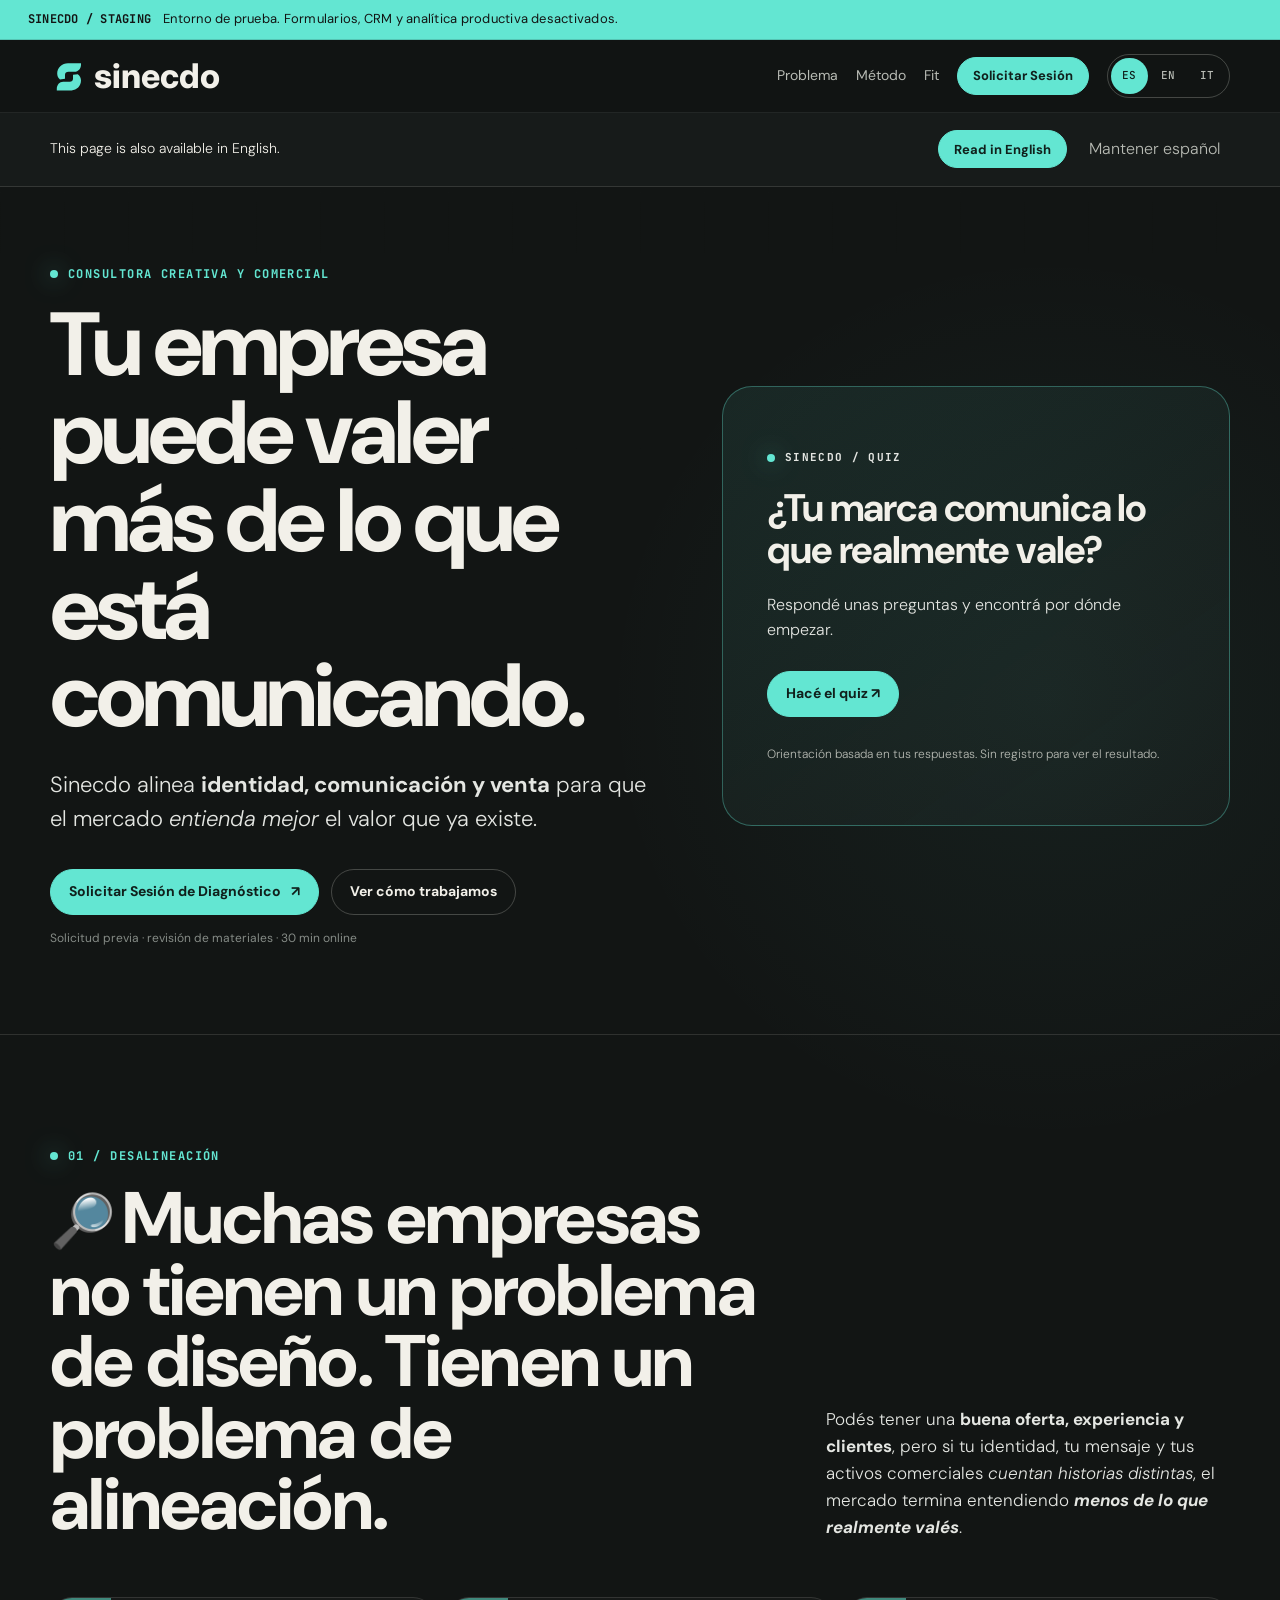
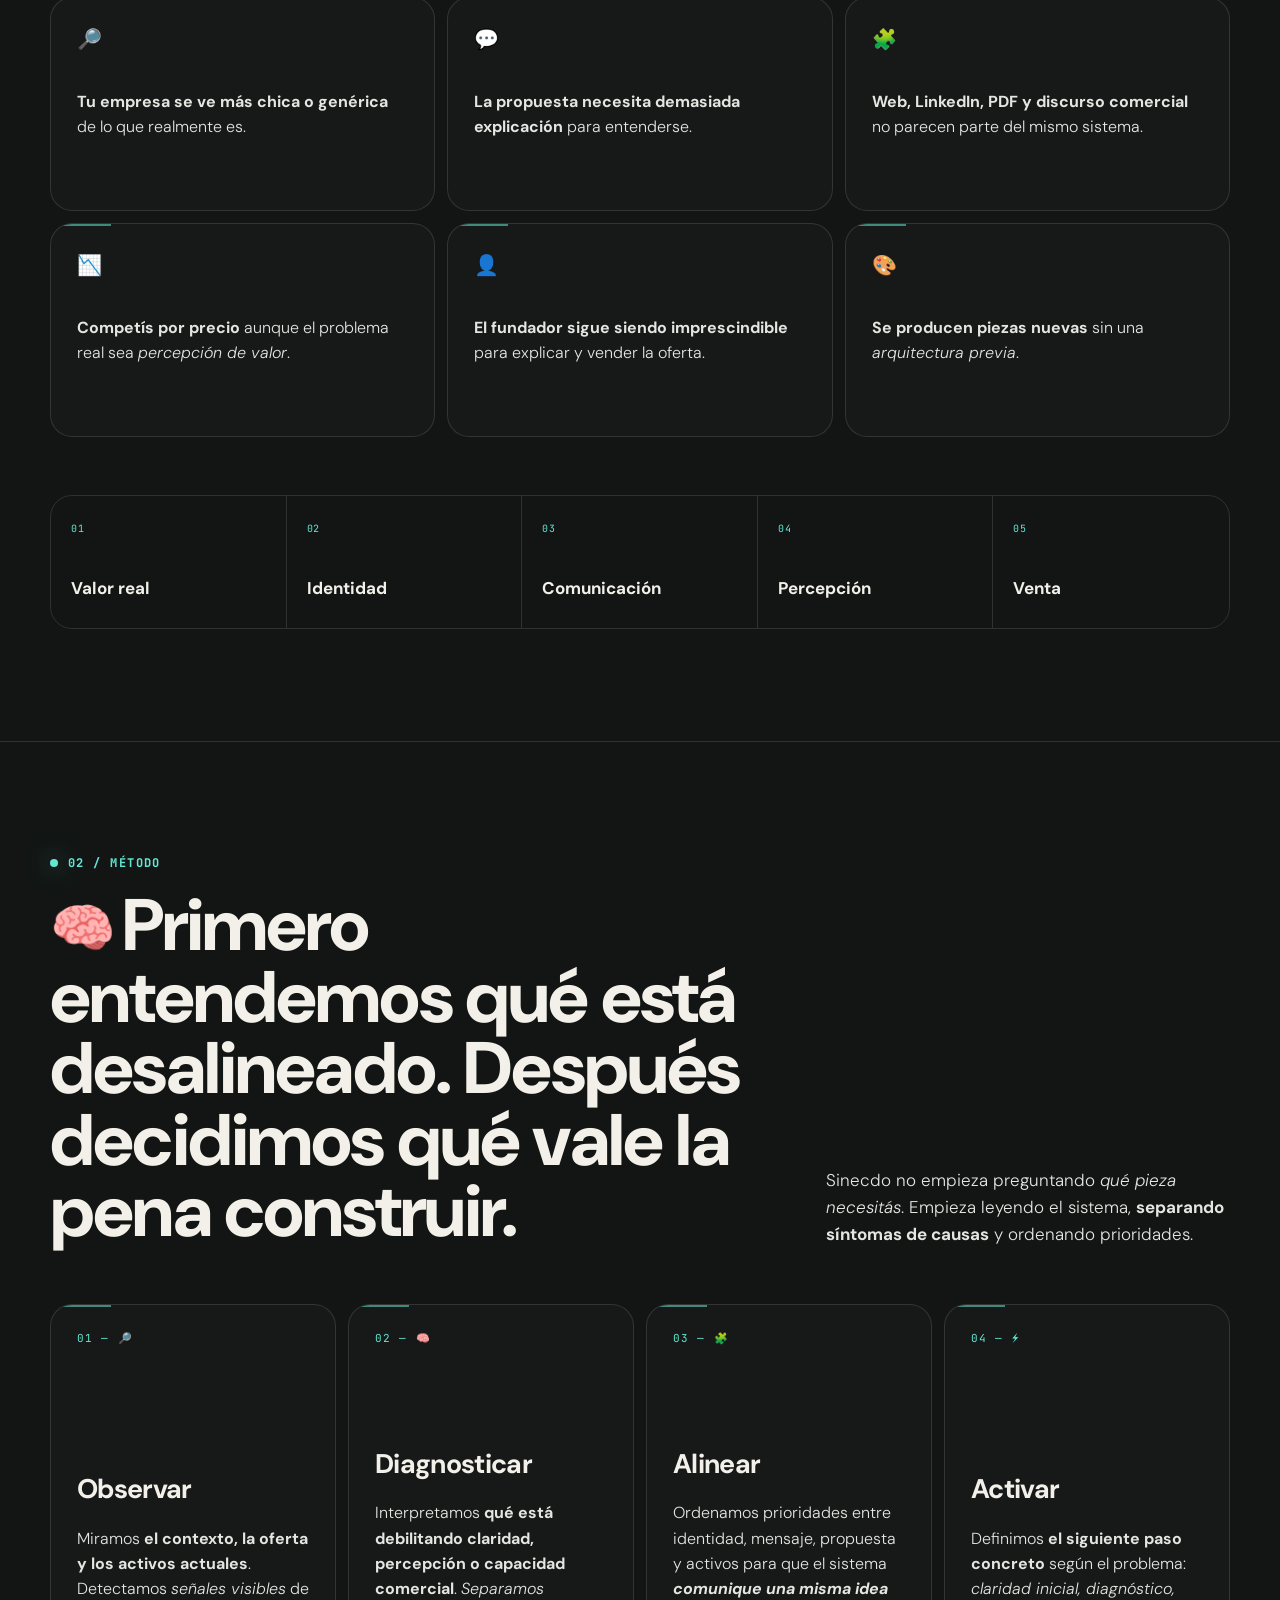
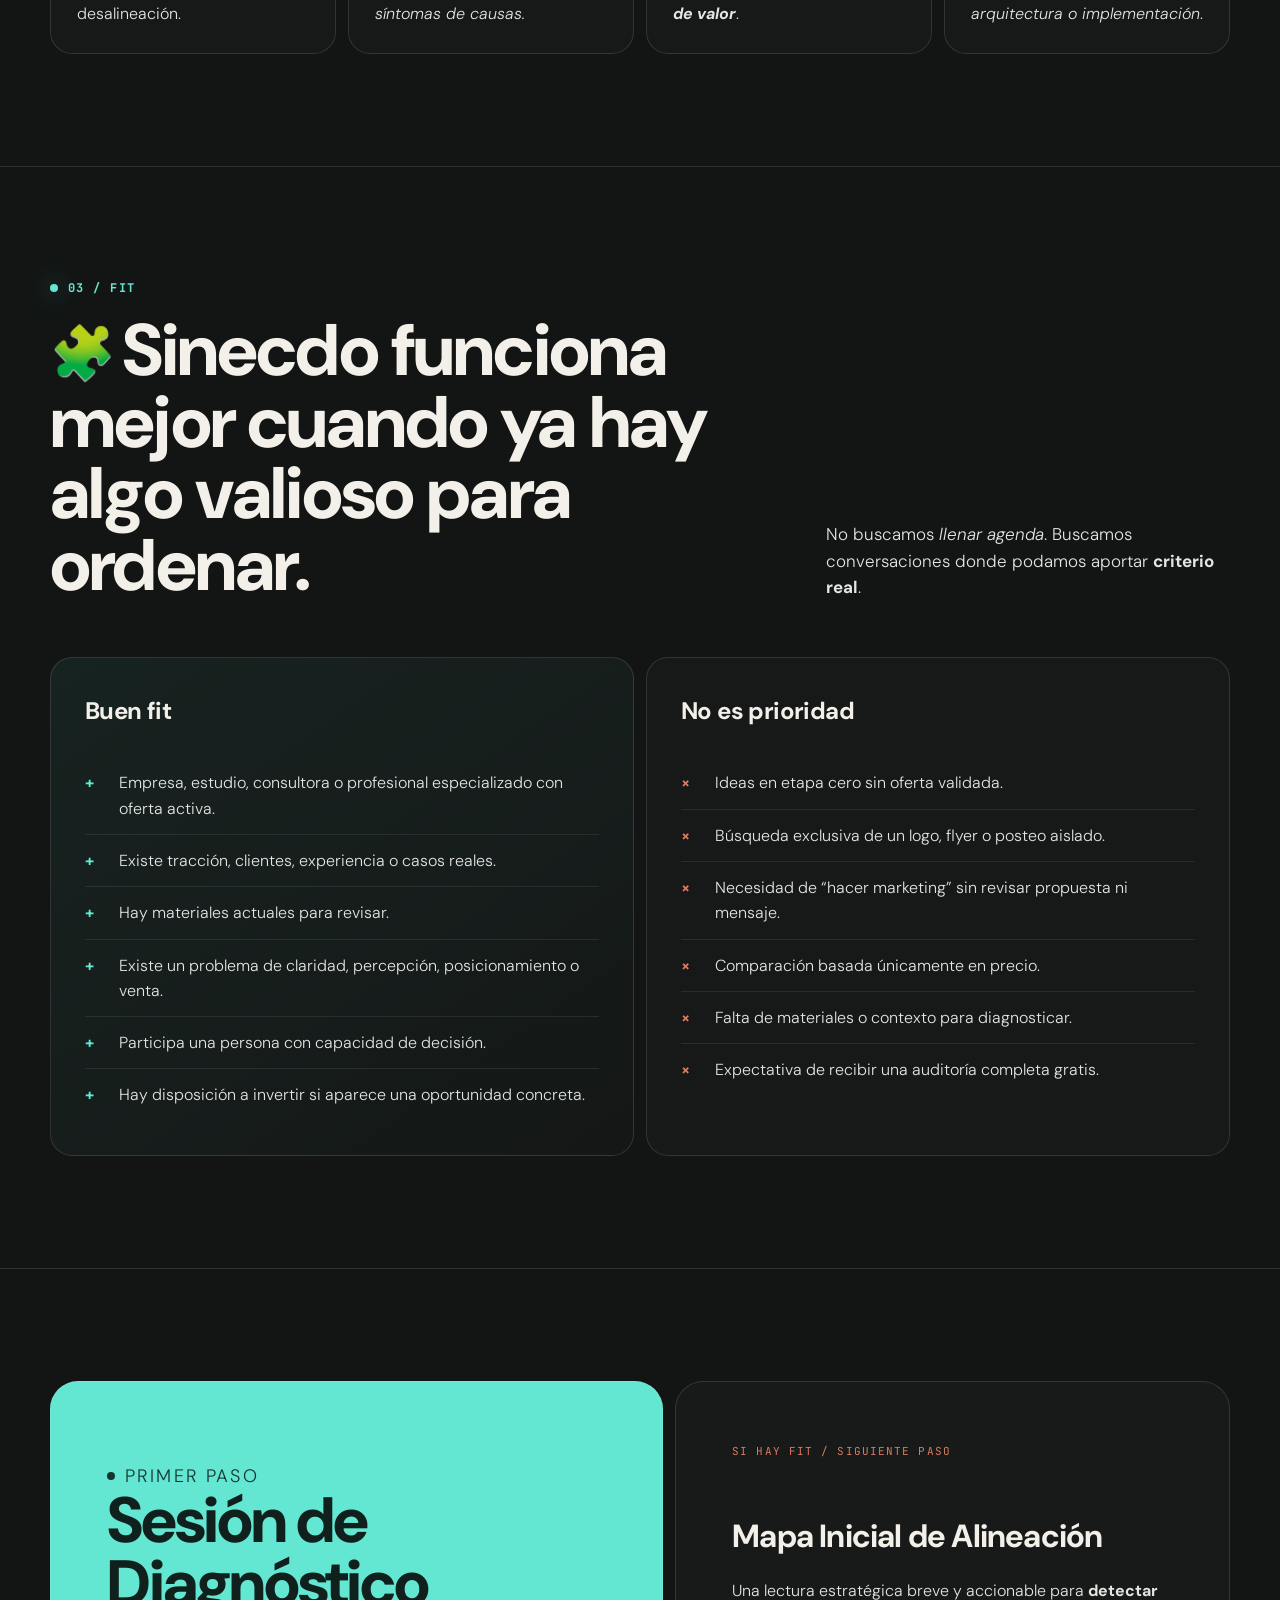
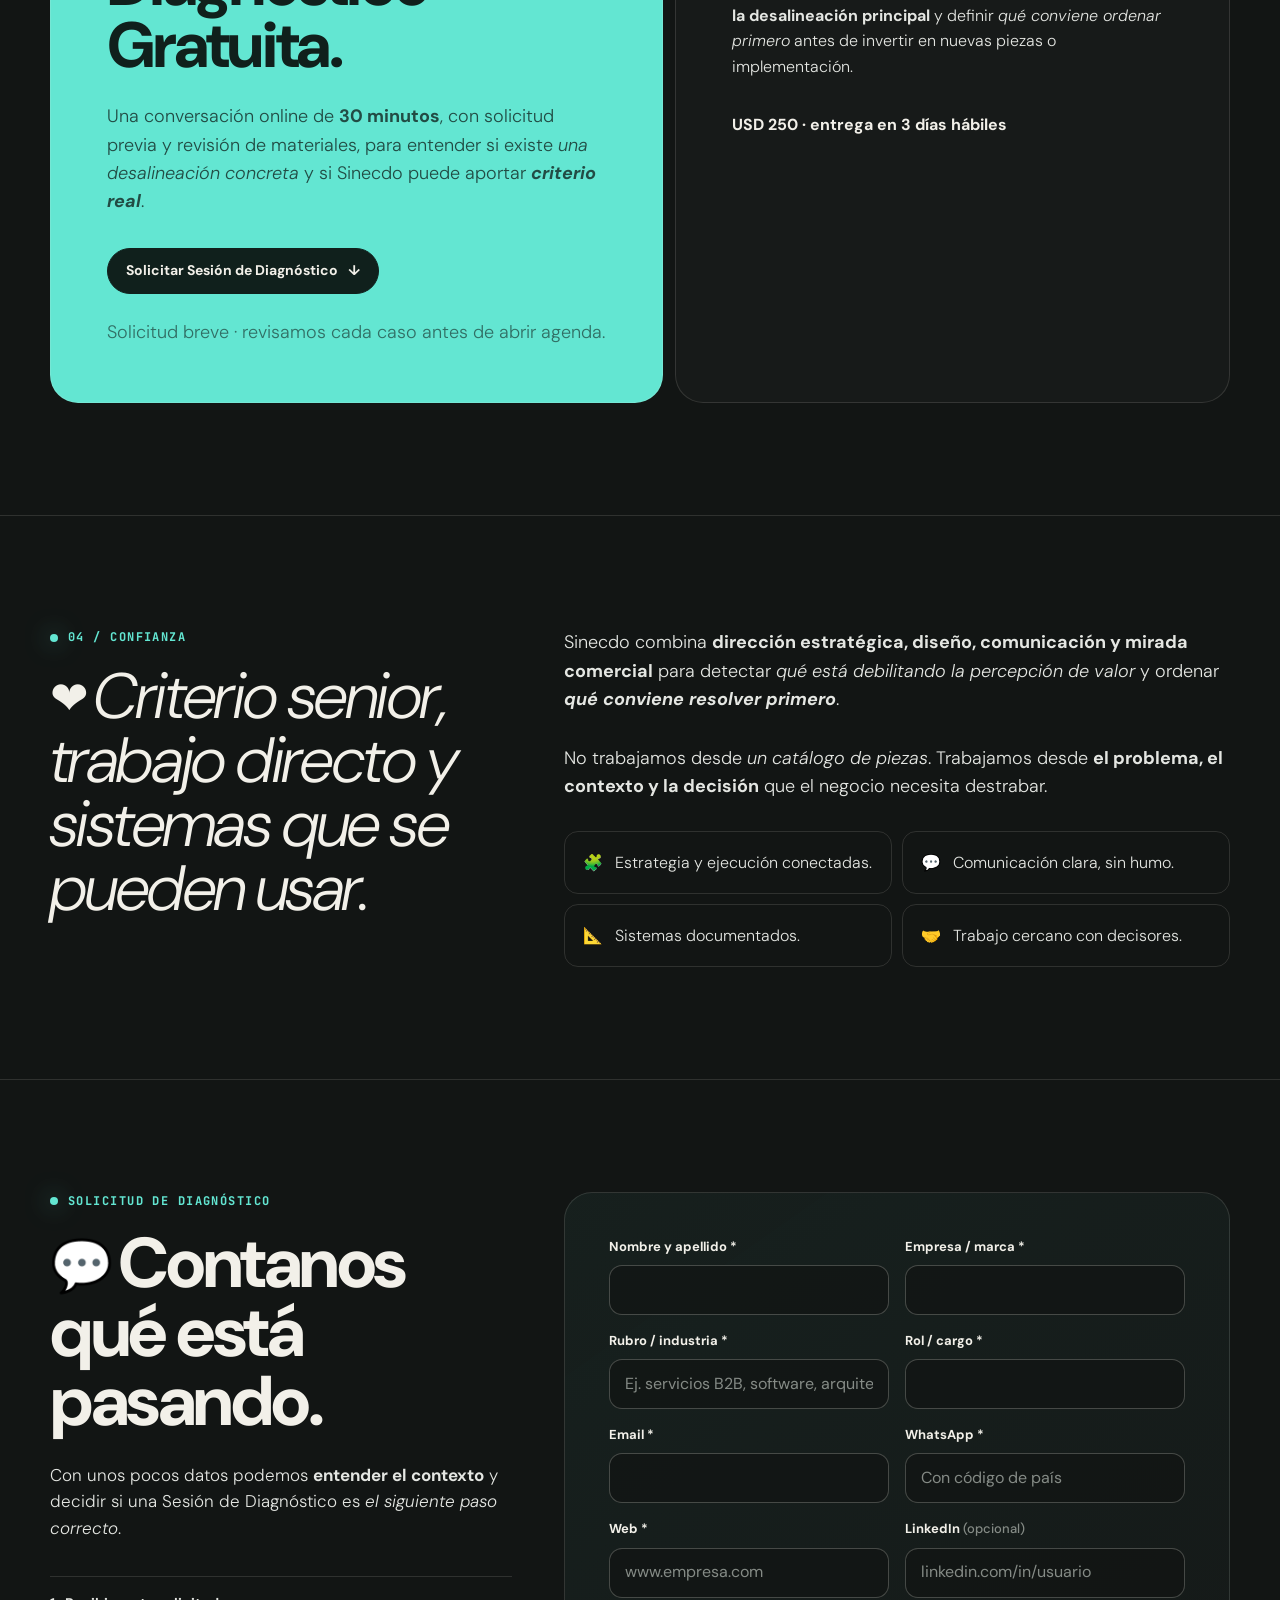
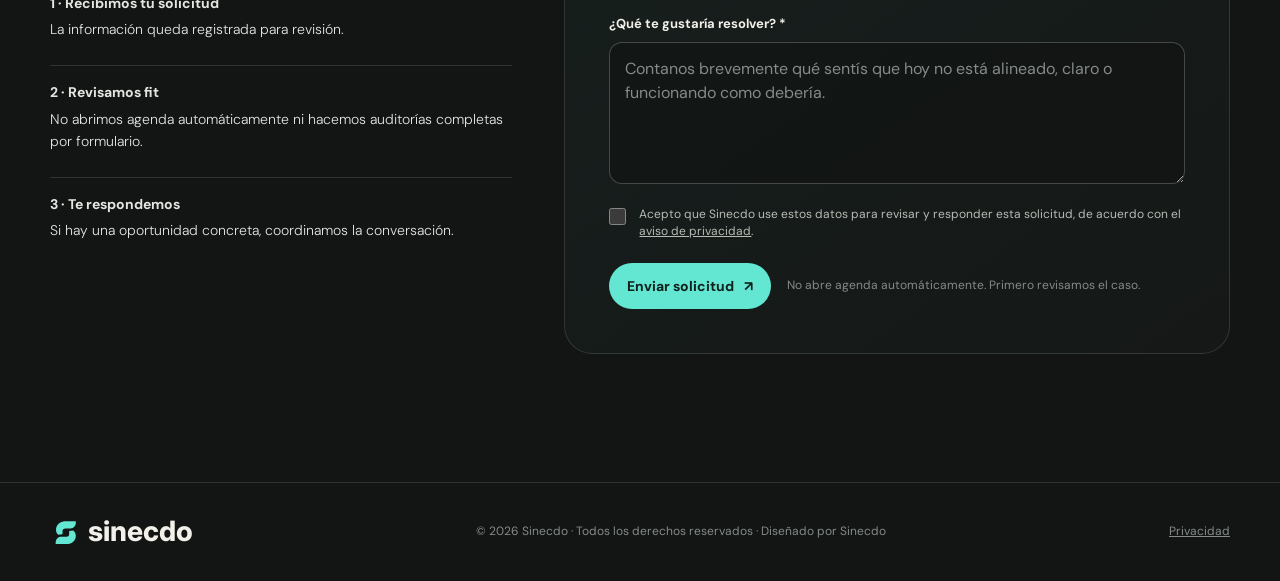
<file: index.html>
<!DOCTYPE html>

<html lang="es-AR"><head><meta charset="utf-8"/><meta content="width=device-width,initial-scale=1" name="viewport"/><meta content="index,follow,max-image-preview:large" name="robots"/><meta content="#121514" name="theme-color"/><title>Sinecdo — Consultora creativa y comercial</title><meta content="Sinecdo es una consultora creativa y comercial que ayuda a empresas con valor real pero comunicación desalineada a ordenar cómo se ven, cómo se explican y cómo venden." name="description"/><link href="https://sinecdo.com/" rel="canonical"/><link href="https://sinecdo.com/" hreflang="es" rel="alternate"/><link href="https://sinecdo.com/en/" hreflang="en" rel="alternate"/><link href="https://sinecdo.com/it/" hreflang="it" rel="alternate"/><link href="https://sinecdo.com/" hreflang="x-default" rel="alternate"/><meta content="website" property="og:type"/><meta content="Sinecdo" property="og:site_name"/><meta content="es_AR" property="og:locale"/><meta content="Sinecdo — Consultora creativa y comercial" property="og:title"/><meta content="Ayudamos a empresas con valor real pero comunicación desalineada a ordenar cómo se ven, cómo se explican y cómo venden." property="og:description"/><meta content="https://sinecdo.com/" property="og:url"/><meta content="summary" name="twitter:card"/><meta content="Sinecdo — Consultora creativa y comercial" name="twitter:title"/><meta content="Ayudamos a empresas con valor real pero comunicación desalineada a ordenar cómo se ven, cómo se explican y cómo venden." name="twitter:description"/><link href="/brand/sinecdo/favicon.svg?v=20260902-brand-v06" rel="icon" type="image/svg+xml"/><link href="/styles.css?v=20260902-brand-v06" rel="stylesheet"/><link href="/form.css?v=20260902-brand-v06" rel="stylesheet"/><link href="/typography.css?v=20260902-brand-v06" rel="stylesheet"/><link href="/assets/i18n/site-i18n.css?v=20260916-1" rel="stylesheet"/><script defer="" src="/assets/i18n/site-i18n.js?v=20260916-1"></script><script defer src="/assets/staging/staging-mode.js?v=20261126-1"></script><script defer src="/assets/analytics/ga4.js?v=20261105-1"></script><script defer="True" src="/assets/quiz/capture.js"></script><script defer="True" src="/assets/quiz/direct-form.js"></script><link href="/assets/quiz/capture.css" rel="stylesheet"/><link rel="stylesheet" href="/assets/analytics/consent.css?v=20261105-1"></head><body><a class="skip-link" href="#top">Ir al contenido</a>
<header class="site-header"><div class="wrap nav"><a aria-label="Sinecdo, inicio" class="brand" href="#top"><img alt="Sinecdo" class="brand-logo" height="80" src="/brand/sinecdo/sinecdo-lockup-horizontal-dark-bg.svg?v=20260902-brand-v06" width="293.382"/></a><nav aria-label="Navegación principal" class="nav-links"><a href="#problema">Problema</a><a href="#metodo">Método</a><a href="#fit">Fit</a><a class="button small" href="#solicitud">Solicitar Sesión</a><div aria-label="Idioma" class="lang-switch" role="group"><a aria-current="page" aria-label="Español" data-site-lang="es" href="/" hreflang="es-AR" lang="es-AR">ES</a><a aria-label="English" data-site-lang="en" href="/en/" hreflang="en" lang="en">EN</a><a aria-label="Italiano" data-site-lang="it" href="/it/" hreflang="it" lang="it">IT</a></div></nav></div></header>
<aside class="language-suggestion" hidden="" id="language-suggestion"></aside>
<main id="top"><section aria-labelledby="hero-title" class="wrap hero"><div class="hero-copy"><p class="eyebrow">Consultora creativa y comercial</p><h1 id="hero-title">Tu empresa puede valer más de lo que está comunicando.</h1><p>Sinecdo alinea <strong>identidad, comunicación y venta</strong> para que el mercado <em>entienda mejor</em> el valor que ya existe.</p><div class="hero-actions"><a class="button" href="#solicitud">Solicitar Sesión de Diagnóstico <span aria-hidden="true">↗</span></a><a class="button secondary" href="#metodo">Ver cómo trabajamos</a></div><p class="microcopy">Solicitud previa · revisión de materiales · 30 min online</p></div>
<aside aria-label="Hacé el quiz" class="quiz-banner"><p class="eyebrow">SINECDO / QUIZ</p><h2>¿Tu marca comunica lo que realmente vale?</h2><p>Respondé unas preguntas y encontrá por dónde empezar.</p><a class="button" data-quiz-entry="hero_quiz" href="/quest/?lang=es">Hacé el quiz ↗</a><p class="quiz-caption">Orientación basada en tus respuestas. Sin registro para ver el resultado.</p></aside></section>
<section class="section" id="problema"><div class="wrap"><div class="section-head"><div><p class="eyebrow">01 / Desalineación</p><h2 class="section-title"><span aria-hidden="true" class="title-emoji">🔎</span>Muchas empresas no tienen un problema de diseño. Tienen un problema de alineación.</h2></div><p class="section-lead">Podés tener una <strong>buena oferta, experiencia y clientes</strong>, pero si tu identidad, tu mensaje y tus activos comerciales <em>cuentan historias distintas</em>, el mercado termina entendiendo <strong><em>menos de lo que realmente valés</em></strong>.</p></div><div class="symptom-grid"><article class="card"><div aria-hidden="true" class="icon">🔎</div><p><strong>Tu empresa se ve más chica o genérica</strong> de lo que realmente es.</p></article><article class="card"><div aria-hidden="true" class="icon">💬</div><p><strong>La propuesta necesita demasiada explicación</strong> para entenderse.</p></article><article class="card"><div aria-hidden="true" class="icon">🧩</div><p><strong>Web, LinkedIn, PDF y discurso comercial</strong> no parecen parte del mismo sistema.</p></article><article class="card"><div aria-hidden="true" class="icon">📉</div><p><strong>Competís por precio</strong> aunque el problema real sea <em>percepción de valor</em>.</p></article><article class="card"><div aria-hidden="true" class="icon">👤</div><p><strong>El fundador sigue siendo imprescindible</strong> para explicar y vender la oferta.</p></article><article class="card"><div aria-hidden="true" class="icon">🎨</div><p><strong>Se producen piezas nuevas</strong> sin una <em>arquitectura previa</em>.</p></article></div><div aria-label="Cadena de alineación" class="alignment-strip"><div class="alignment-item"><span>01</span><strong>Valor real</strong></div><div class="alignment-item"><span>02</span><strong>Identidad</strong></div><div class="alignment-item"><span>03</span><strong>Comunicación</strong></div><div class="alignment-item"><span>04</span><strong>Percepción</strong></div><div class="alignment-item"><span>05</span><strong>Venta</strong></div></div></div></section>
<section class="section" id="metodo"><div class="wrap"><div class="section-head"><div><p class="eyebrow">02 / Método</p><h2 class="section-title"><span aria-hidden="true" class="title-emoji">🧠</span>Primero entendemos qué está desalineado. Después decidimos qué vale la pena construir.</h2></div><p class="section-lead">Sinecdo no empieza preguntando <em>qué pieza necesitás</em>. Empieza leyendo el sistema, <strong>separando síntomas de causas</strong> y ordenando prioridades.</p></div><div class="method-grid"><article class="card method-card"><span class="num">01 — <span aria-hidden="true">🔎</span></span><h3>Observar</h3><p>Miramos <strong>el contexto, la oferta y los activos actuales</strong>. Detectamos <em>señales visibles</em> de desalineación.</p></article><article class="card method-card"><span class="num">02 — <span aria-hidden="true">🧠</span></span><h3>Diagnosticar</h3><p>Interpretamos <strong>qué está debilitando claridad, percepción o capacidad comercial</strong>. <em>Separamos síntomas de causas.</em></p></article><article class="card method-card"><span class="num">03 — <span aria-hidden="true">🧩</span></span><h3>Alinear</h3><p>Ordenamos prioridades entre identidad, mensaje, propuesta y activos para que el sistema <strong><em>comunique una misma idea de valor</em></strong>.</p></article><article class="card method-card"><span class="num">04 — <span aria-hidden="true">⚡</span></span><h3>Activar</h3><p>Definimos <strong>el siguiente paso concreto</strong> según el problema: <em>claridad inicial, diagnóstico, arquitectura o implementación</em>.</p></article></div></div></section>
<section class="section" id="fit"><div class="wrap"><div class="section-head"><div><p class="eyebrow">03 / Fit</p><h2 class="section-title"><span aria-hidden="true" class="title-emoji">🧩</span>Sinecdo funciona mejor cuando ya hay algo valioso para ordenar.</h2></div><p class="section-lead">No buscamos <em>llenar agenda</em>. Buscamos conversaciones donde podamos aportar <strong>criterio real</strong>.</p></div><div class="fit-grid"><div class="fit-column good"><h3>Buen fit</h3><ul class="clean-list"><li><b aria-hidden="true">+</b><span>Empresa, estudio, consultora o profesional especializado con oferta activa.</span></li><li><b aria-hidden="true">+</b><span>Existe tracción, clientes, experiencia o casos reales.</span></li><li><b aria-hidden="true">+</b><span>Hay materiales actuales para revisar.</span></li><li><b aria-hidden="true">+</b><span>Existe un problema de claridad, percepción, posicionamiento o venta.</span></li><li><b aria-hidden="true">+</b><span>Participa una persona con capacidad de decisión.</span></li><li><b aria-hidden="true">+</b><span>Hay disposición a invertir si aparece una oportunidad concreta.</span></li></ul></div><div class="fit-column"><h3>No es prioridad</h3><ul class="clean-list"><li><b aria-hidden="true">×</b><span>Ideas en etapa cero sin oferta validada.</span></li><li><b aria-hidden="true">×</b><span>Búsqueda exclusiva de un logo, flyer o posteo aislado.</span></li><li><b aria-hidden="true">×</b><span>Necesidad de “hacer marketing” sin revisar propuesta ni mensaje.</span></li><li><b aria-hidden="true">×</b><span>Comparación basada únicamente en precio.</span></li><li><b aria-hidden="true">×</b><span>Falta de materiales o contexto para diagnosticar.</span></li><li><b aria-hidden="true">×</b><span>Expectativa de recibir una auditoría completa gratis.</span></li></ul></div></div></div></section>
<section class="section" id="diagnostico"><div class="wrap diagnostic-shell"><article class="diagnostic-main"><p class="eyebrow">Primer paso</p><h2>Sesión de Diagnóstico Gratuita.</h2><p>Una conversación online de <strong>30 minutos</strong>, con solicitud previa y revisión de materiales, para entender si existe <em>una desalineación concreta</em> y si Sinecdo puede aportar <strong><em>criterio real</em></strong>.</p><a class="button" href="#solicitud">Solicitar Sesión de Diagnóstico <span aria-hidden="true">↓</span></a><p class="microcopy">Solicitud breve · revisamos cada caso antes de abrir agenda.</p></article><aside class="next-step"><span class="tag">Si hay fit / siguiente paso</span><h3>Mapa Inicial de Alineación</h3><p>Una lectura estratégica breve y accionable para <strong>detectar la desalineación principal</strong> y definir <em>qué conviene ordenar primero</em> antes de invertir en nuevas piezas o implementación.</p><strong class="price">USD 250 · entrega en 3 días hábiles</strong></aside></div></section>
<section class="section"><div class="wrap trust-grid"><div><p class="eyebrow">04 / Confianza</p><h2 class="quote-title"><span aria-hidden="true" class="title-emoji">❤️</span>Criterio senior, trabajo directo y sistemas que se pueden usar.</h2></div><div class="trust-copy"><p>Sinecdo combina <strong>dirección estratégica, diseño, comunicación y mirada comercial</strong> para detectar <em>qué está debilitando la percepción de valor</em> y ordenar <strong><em>qué conviene resolver primero</em></strong>.</p><p>No trabajamos desde <em>un catálogo de piezas</em>. Trabajamos desde <strong>el problema, el contexto y la decisión</strong> que el negocio necesita destrabar.</p><div class="trust-signals"><div class="trust-signal"><span aria-hidden="true">🧩</span> Estrategia y ejecución conectadas.</div><div class="trust-signal"><span aria-hidden="true">💬</span> Comunicación clara, sin humo.</div><div class="trust-signal"><span aria-hidden="true">📐</span> Sistemas documentados.</div><div class="trust-signal"><span aria-hidden="true">🤝</span> Trabajo cercano con decisores.</div></div></div></div></section>
<section aria-labelledby="solicitud-title" class="lead-capture-section" id="solicitud"><div class="wrap lead-capture-grid"><div class="lead-capture-copy"><p class="eyebrow">Solicitud de diagnóstico</p><h2 id="solicitud-title"><span aria-hidden="true" class="title-emoji">💬</span>Contanos qué está pasando.</h2><p>Con unos pocos datos podemos <strong>entender el contexto</strong> y decidir si una Sesión de Diagnóstico es <em>el siguiente paso correcto</em>.</p><div class="lead-capture-points"><div class="lead-capture-point"><strong>1 · Recibimos tu solicitud</strong>La información queda registrada para revisión.</div><div class="lead-capture-point"><strong>2 · Revisamos fit</strong>No abrimos agenda automáticamente ni hacemos auditorías completas por formulario.</div><div class="lead-capture-point"><strong>3 · Te respondemos</strong>Si hay una oportunidad concreta, coordinamos la conversación.</div></div></div><div class="lead-form-shell"><form class="lead-form" id="lead-form" method="post" novalidate=""><div class="form-grid"><div class="form-field"><label for="lead-nombre">Nombre y apellido *</label><input aria-describedby="error-nombre" autocomplete="name" id="lead-nombre" maxlength="120" name="nombre" required="" type="text"/><span class="form-error" hidden="" id="error-nombre"></span></div><div class="form-field"><label for="lead-empresa">Empresa / marca *</label><input aria-describedby="error-empresa" autocomplete="organization" id="lead-empresa" maxlength="160" name="empresa" required="" type="text"/><span class="form-error" hidden="" id="error-empresa"></span></div><div class="form-field"><label for="lead-rubro">Rubro / industria *</label><input aria-describedby="error-rubro" id="lead-rubro" maxlength="120" name="rubro" placeholder="Ej. servicios B2B, software, arquitectura" required="" type="text"/><span class="form-error" hidden="" id="error-rubro"></span></div><div class="form-field"><label for="lead-rol">Rol / cargo *</label><input aria-describedby="error-rol" autocomplete="organization-title" id="lead-rol" maxlength="120" name="rol" required="" type="text"/><span class="form-error" hidden="" id="error-rol"></span></div><div class="form-field"><label for="lead-email">Email *</label><input aria-describedby="error-email" autocomplete="email" id="lead-email" maxlength="180" name="email" required="" type="email"/><span class="form-error" hidden="" id="error-email"></span></div><div class="form-field"><label for="lead-whatsapp">WhatsApp *</label><input aria-describedby="error-whatsapp" autocomplete="tel" id="lead-whatsapp" maxlength="80" name="whatsapp" placeholder="Con código de país" required="" type="tel"/><span class="form-error" hidden="" id="error-whatsapp"></span></div><div class="form-field"><label for="lead-web">Web *</label><input aria-describedby="error-web" id="lead-web" inputmode="url" maxlength="300" name="web" placeholder="www.empresa.com" required="" type="text"/><span class="form-error" hidden="" id="error-web"></span></div><div class="form-field"><label for="lead-linkedin">LinkedIn <span class="optional">(opcional)</span></label><input aria-describedby="error-linkedin" id="lead-linkedin" inputmode="url" maxlength="300" name="linkedin" placeholder="linkedin.com/in/usuario" type="text"/><span class="form-error" hidden="" id="error-linkedin"></span></div><div class="form-field full"><label for="lead-problema">¿Qué te gustaría resolver? *</label><textarea aria-describedby="error-problema" id="lead-problema" maxlength="2000" name="problema" placeholder="Contanos brevemente qué sentís que hoy no está alineado, claro o funcionando como debería." required=""></textarea><span class="form-error" hidden="" id="error-problema"></span></div></div><div aria-hidden="true" class="honeypot"><label for="website_check">No completar</label><input autocomplete="off" id="website_check" name="website_check" tabindex="-1" type="text"/></div><input name="origen" type="hidden" value="Web"/><input name="campania" type="hidden" value=""/><input name="utm_source" type="hidden" value=""/><input name="utm_medium" type="hidden" value=""/><input name="utm_campaign" type="hidden" value=""/><input name="utm_content" type="hidden" value=""/><input name="page_url" type="hidden" value=""/><input name="idioma" type="hidden" value="es"/><label class="form-consent" for="consentimiento"><input aria-describedby="error-consentimiento" id="consentimiento" name="consentimiento" required="" type="checkbox" value="si"/><span>Acepto que Sinecdo use estos datos para revisar y responder esta solicitud, de acuerdo con el <a href="/privacy/es/" rel="noopener" target="_blank">aviso de privacidad</a>.</span></label><span class="form-error" hidden="" id="error-consentimiento"></span><div class="form-actions"><button class="button" type="submit"><span data-submit-label="">Enviar solicitud</span> <span aria-hidden="true">↗</span></button><p class="form-note">No abre agenda automáticamente. Primero revisamos el caso.</p></div><div aria-live="polite" class="form-status" hidden="" id="lead-form-status" role="status" tabindex="-1"></div></form></div></div></section></main>
<footer class="site-footer"><div class="wrap footer-row"><a aria-label="Sinecdo, inicio" class="footer-brand" href="#top"><img alt="Sinecdo" class="footer-brand-logo" height="80" src="/brand/sinecdo/sinecdo-lockup-horizontal-dark-bg.svg?v=20260902-brand-v06" width="293.382"/></a><span>© 2026 Sinecdo · Todos los derechos reservados · Diseñado por Sinecdo</span><a href="/privacy/es/">Privacidad</a></div></footer><script id="site-runtime" type="application/json">{"locale": "es", "preview": false, "routes": {"es": "/", "en": "/en/", "it": "/it/"}, "strings": {"form.eyebrow": "Solicitud de diagnóstico", "form.title": "Contanos qué está pasando.", "form.copy": "Con unos pocos datos podemos \u003cstrong>entender el contexto\u003c/strong> y decidir si una Sesión de Diagnóstico es \u003cem>el siguiente paso correcto\u003c/em>.", "form.step.title.0": "1 · Recibimos tu solicitud", "form.step.title.1": "2 · Revisamos fit", "form.step.title.2": "3 · Te respondemos", "form.step.copy.0": "La información queda registrada para revisión.", "form.step.copy.1": "No abrimos agenda automáticamente ni hacemos auditorías completas por formulario.", "form.step.copy.2": "Si hay una oportunidad concreta, coordinamos la conversación.", "form.consent": "Acepto que Sinecdo use estos datos para revisar y responder esta solicitud.", "form.submit": "Enviar solicitud", "form.note": "No abre agenda automáticamente. Primero revisamos el caso.", "form.required": "Completá este campo.", "form.email.invalid": "Ingresá un email válido.", "form.consent.required": "Aceptá el uso de tus datos para enviar la solicitud.", "form.invalid": "Revisá los campos indicados.", "form.sending": "Enviando solicitud…", "form.sent.title": "Solicitud registrada", "form.sent.copy": "Recibimos tu solicitud. Revisaremos el caso antes de habilitar agenda.", "form.error": "No pudimos enviar la solicitud. Probá nuevamente o escribinos a diagnostico@sinecdo.com.", "form.preview": "Prueba completada: no se enviaron ni registraron datos.", "language.dismiss": "Mantener español", "language.suggest": "Esta página también está disponible en español.", "language.switch": "Ver en español"}, "suggestions": {"es": {"text": "Esta página también está disponible en español.", "button": "Ver en español"}, "en": {"text": "This page is also available in English.", "button": "Read in English"}, "it": {"text": "Questa pagina è disponibile anche in italiano.", "button": "Visualizza in italiano"}}, "endpoint": "/api/intake.php"}</script></body></html>
</file>
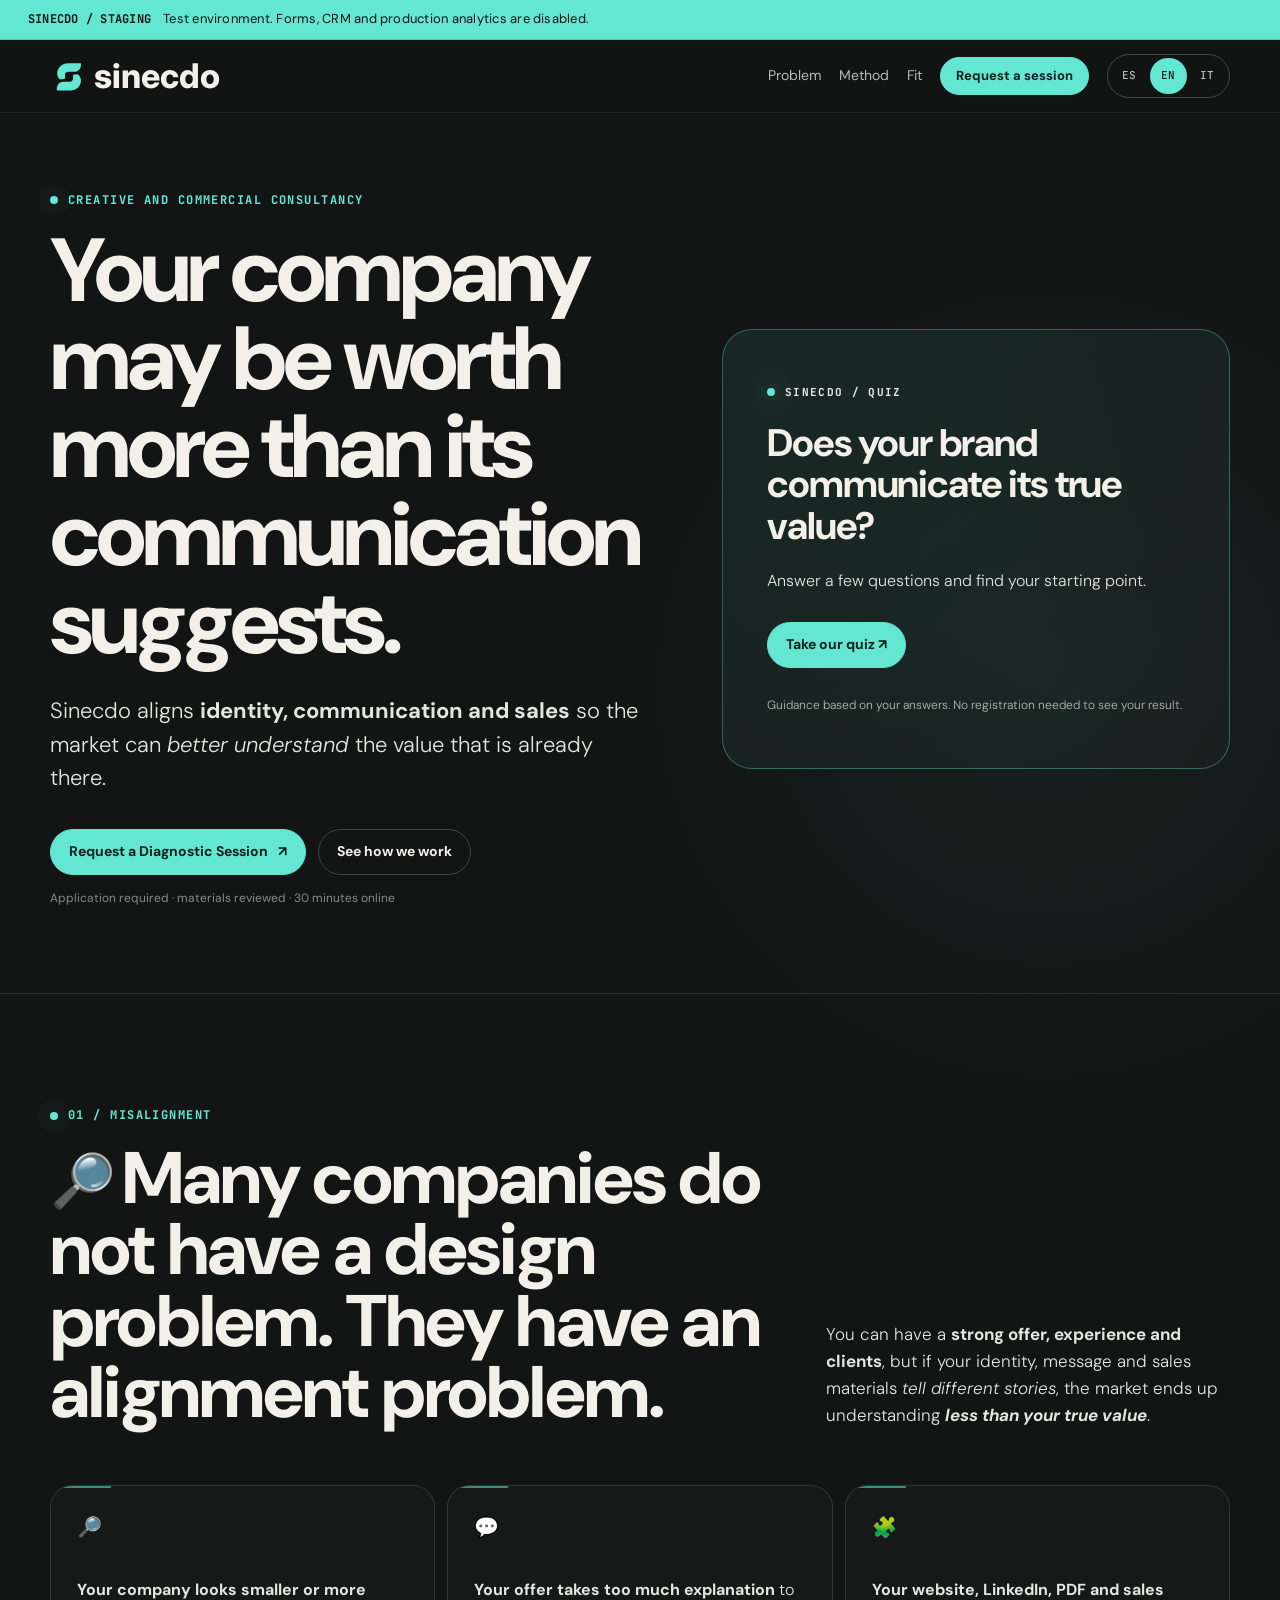
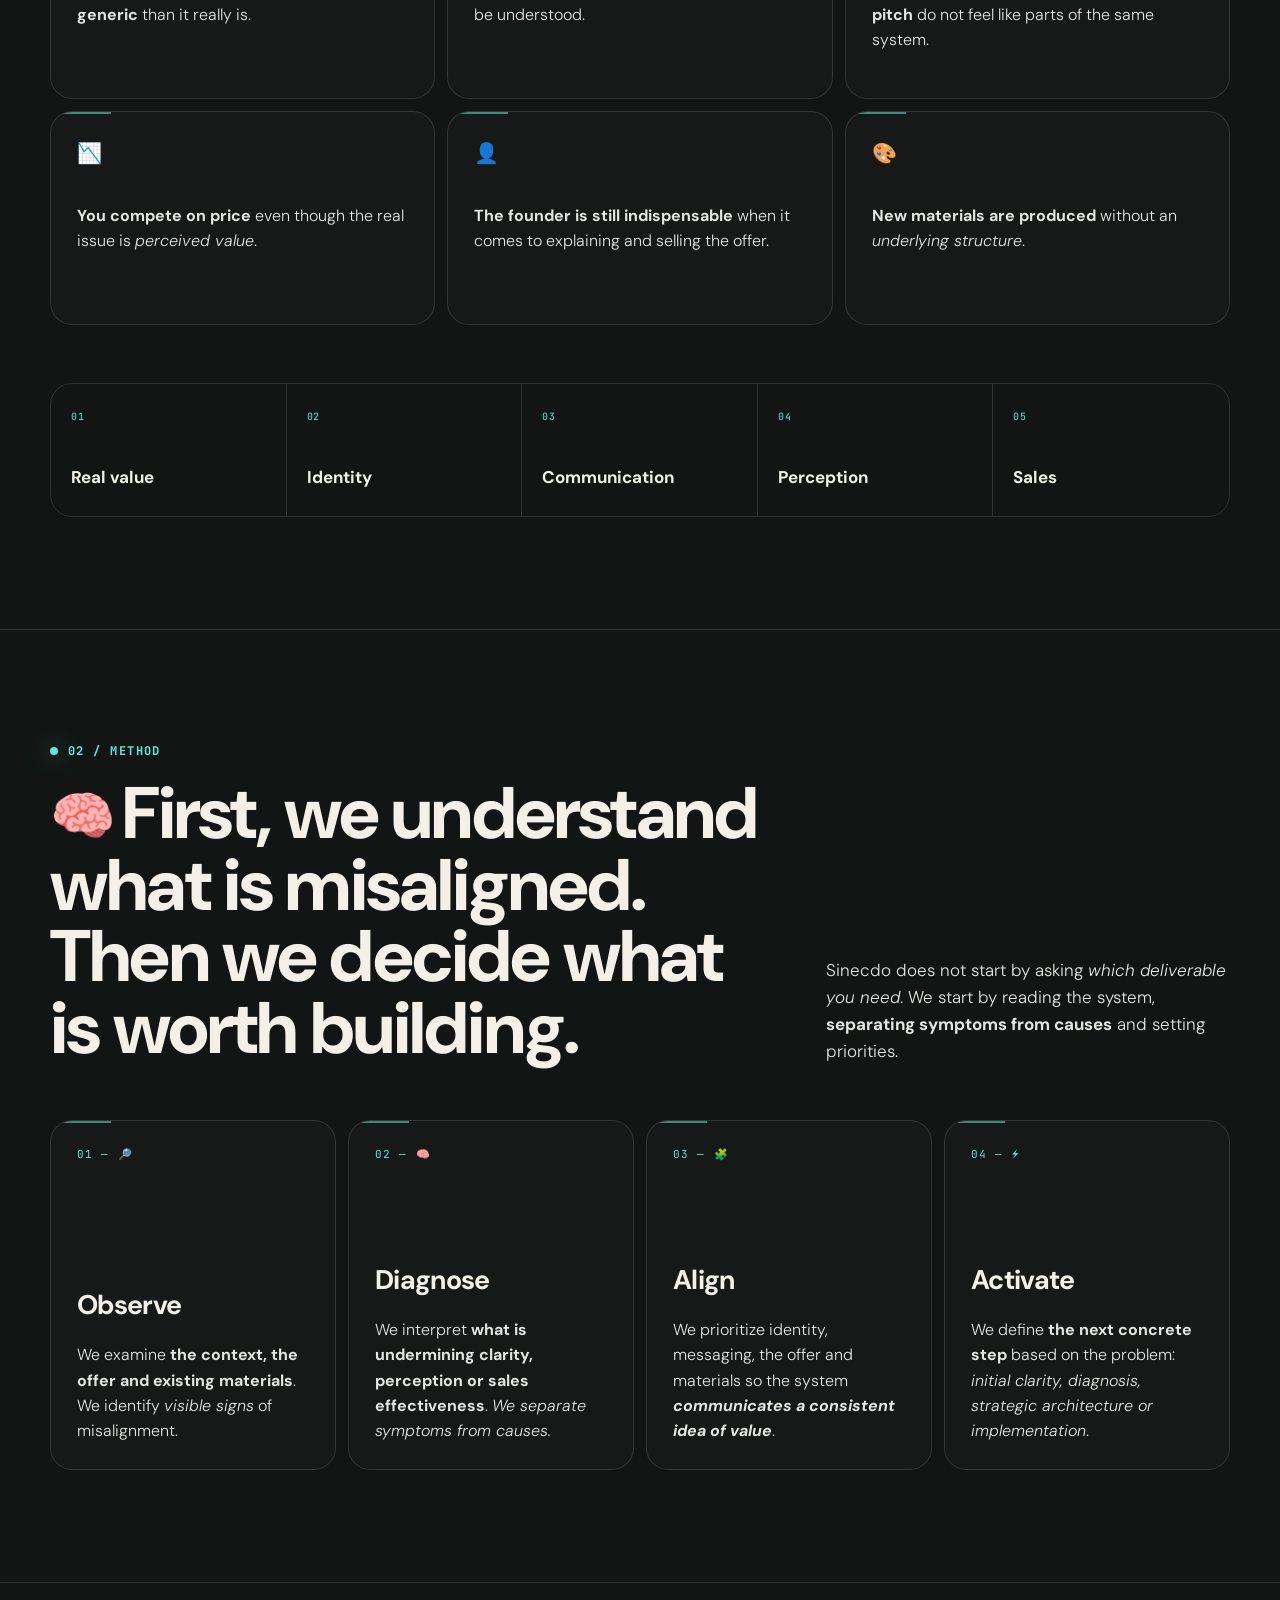
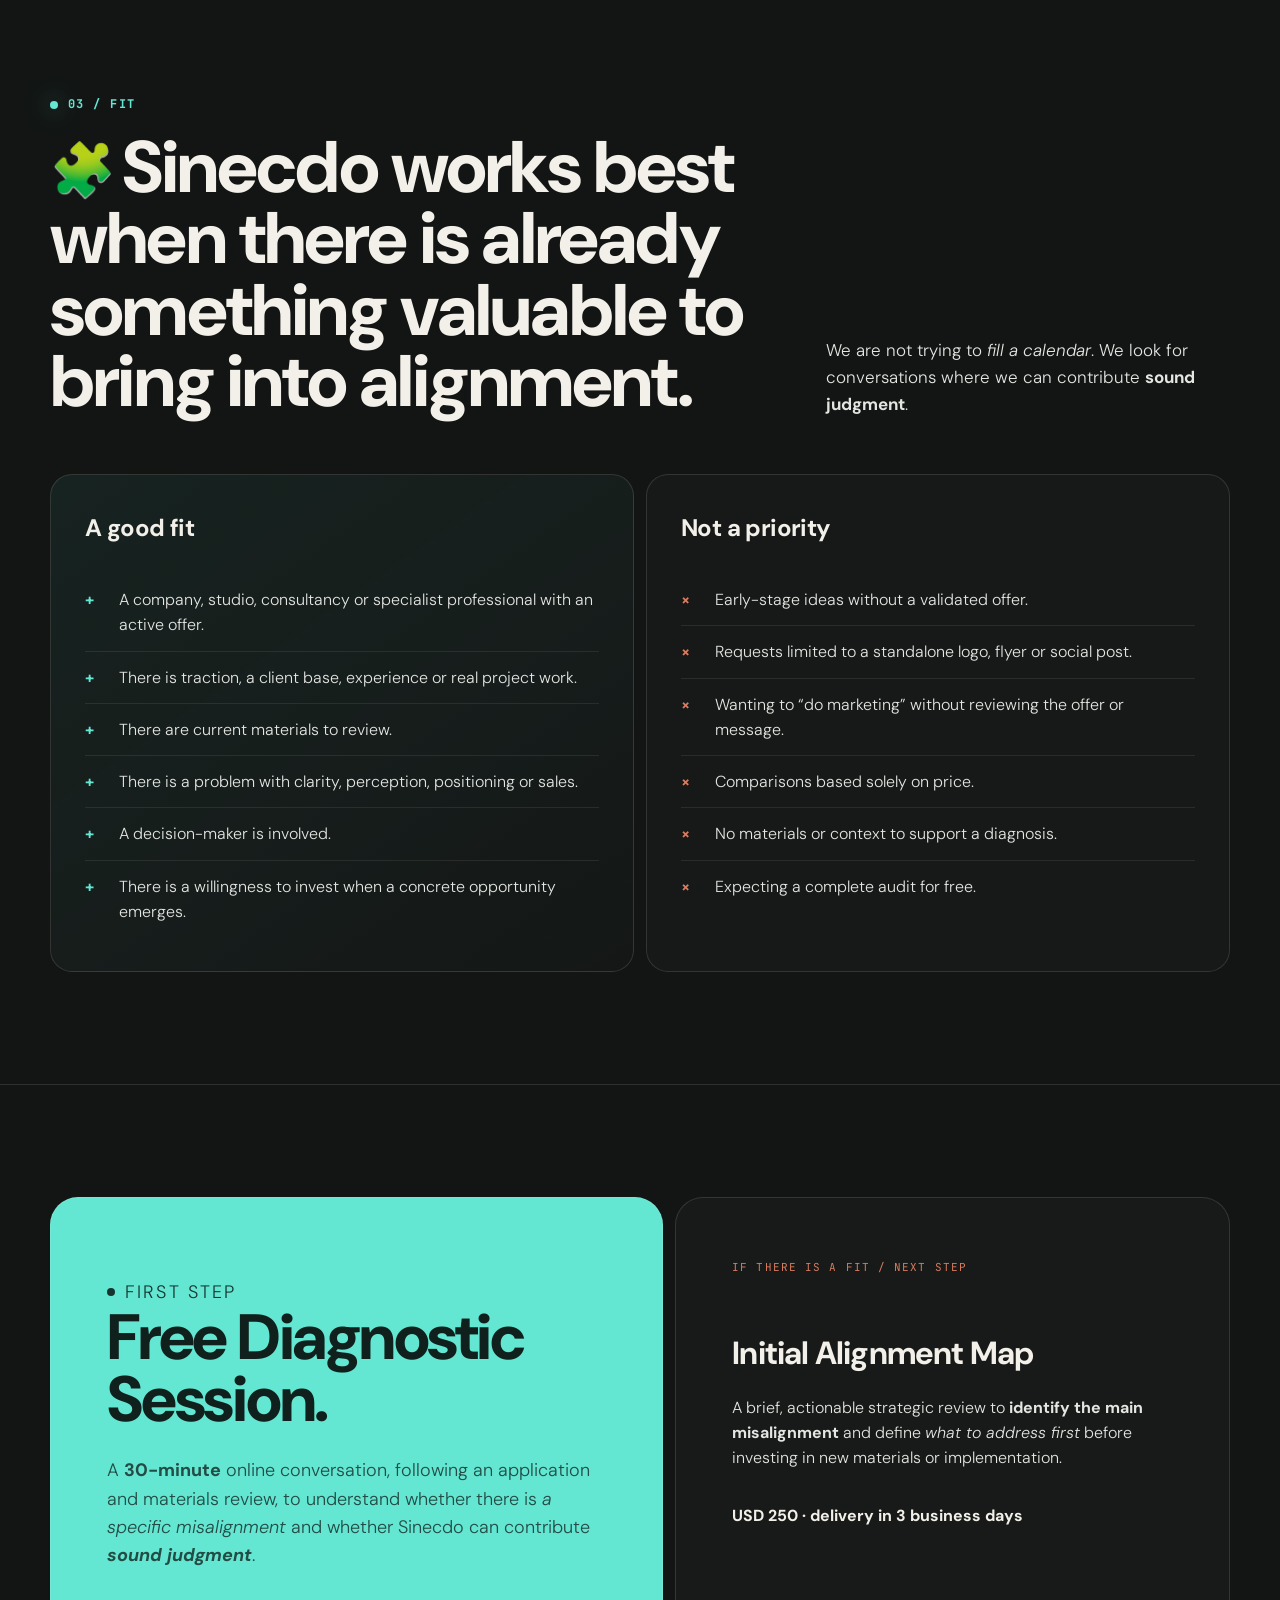
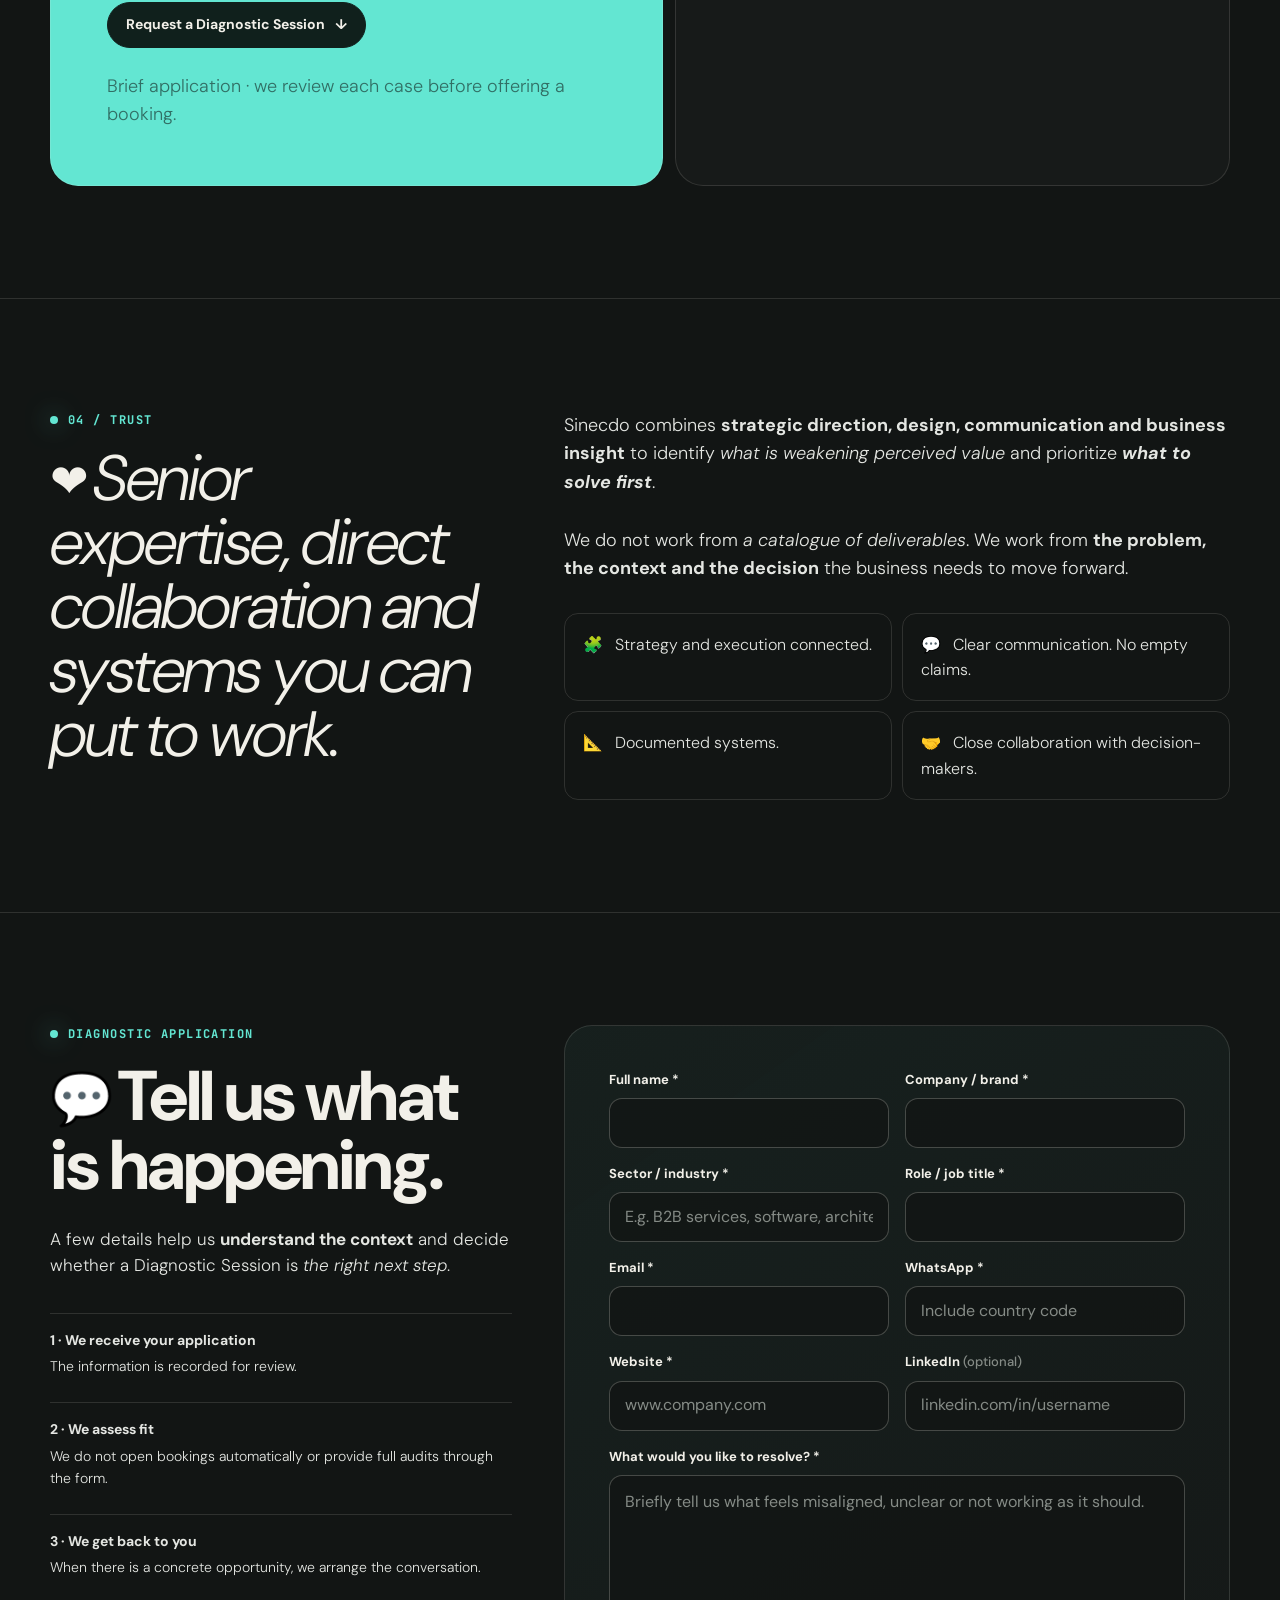
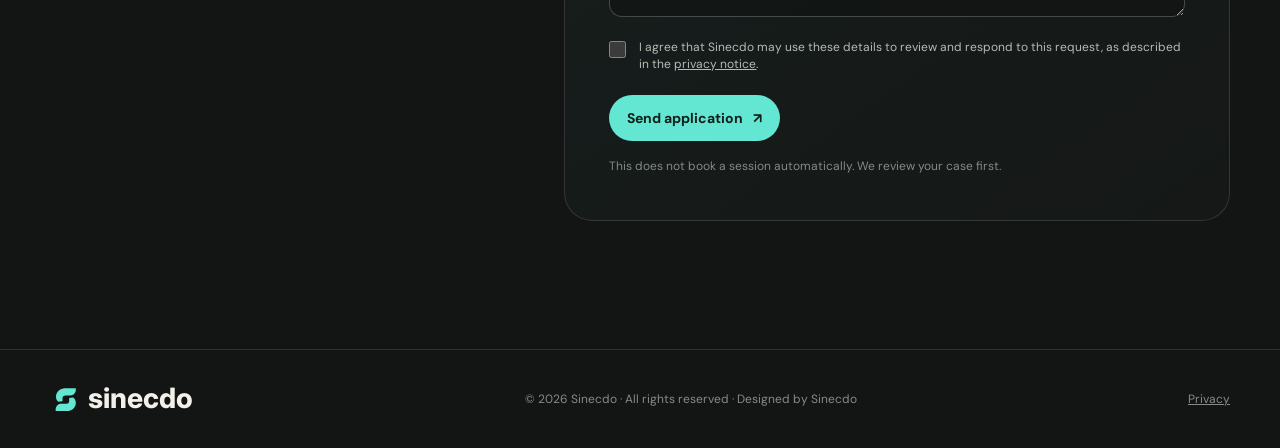
<file: en/index.html>
<!DOCTYPE html>

<html lang="en"><head><meta charset="utf-8"/><meta content="width=device-width,initial-scale=1" name="viewport"/><meta content="index,follow,max-image-preview:large" name="robots"/><meta content="#121514" name="theme-color"/><title>Sinecdo — Creative and commercial consultancy</title><meta content="Sinecdo is a creative and commercial consultancy helping companies with real value but misaligned communication bring clarity to how they look, explain their offer and sell." name="description"/><link href="https://sinecdo.com/en/" rel="canonical"/><link href="https://sinecdo.com/" hreflang="es" rel="alternate"/><link href="https://sinecdo.com/en/" hreflang="en" rel="alternate"/><link href="https://sinecdo.com/it/" hreflang="it" rel="alternate"/><link href="https://sinecdo.com/" hreflang="x-default" rel="alternate"/><meta content="website" property="og:type"/><meta content="Sinecdo" property="og:site_name"/><meta content="en_US" property="og:locale"/><meta content="Sinecdo — Creative and commercial consultancy" property="og:title"/><meta content="We help companies with real value but misaligned communication bring clarity to how they look, explain their offer and sell." property="og:description"/><meta content="https://sinecdo.com/en/" property="og:url"/><meta content="summary" name="twitter:card"/><meta content="Sinecdo — Creative and commercial consultancy" name="twitter:title"/><meta content="We help companies with real value but misaligned communication bring clarity to how they look, explain their offer and sell." name="twitter:description"/><link href="/brand/sinecdo/favicon.svg?v=20260902-brand-v06" rel="icon" type="image/svg+xml"/><link href="/styles.css?v=20260902-brand-v06" rel="stylesheet"/><link href="/form.css?v=20260902-brand-v06" rel="stylesheet"/><link href="/typography.css?v=20260902-brand-v06" rel="stylesheet"/><link href="/assets/i18n/site-i18n.css?v=20260916-1" rel="stylesheet"/><script defer="" src="/assets/i18n/site-i18n.js?v=20260916-1"></script><script defer src="/assets/staging/staging-mode.js?v=20261126-1"></script><script defer src="/assets/analytics/ga4.js?v=20261105-1"></script><script defer="True" src="/assets/quiz/capture.js"></script><script defer="True" src="/assets/quiz/direct-form.js"></script><link href="/assets/quiz/capture.css" rel="stylesheet"/><link rel="stylesheet" href="/assets/analytics/consent.css?v=20261105-1"></head><body><a class="skip-link" href="#top">Skip to content</a>
<header class="site-header"><div class="wrap nav"><a aria-label="Sinecdo, home" class="brand" href="#top"><img alt="Sinecdo" class="brand-logo" height="80" src="/brand/sinecdo/sinecdo-lockup-horizontal-dark-bg.svg?v=20260902-brand-v06" width="293.382"/></a><nav aria-label="Main navigation" class="nav-links"><a href="#problema">Problem</a><a href="#metodo">Method</a><a href="#fit">Fit</a><a class="button small" href="#solicitud">Request a session</a><div aria-label="Language" class="lang-switch" role="group"><a aria-label="Español" data-site-lang="es" href="/" hreflang="es-AR" lang="es-AR">ES</a><a aria-current="page" aria-label="English" data-site-lang="en" href="/en/" hreflang="en" lang="en">EN</a><a aria-label="Italiano" data-site-lang="it" href="/it/" hreflang="it" lang="it">IT</a></div></nav></div></header>
<aside class="language-suggestion" hidden="" id="language-suggestion"></aside>
<main id="top"><section aria-labelledby="hero-title" class="wrap hero"><div class="hero-copy"><p class="eyebrow">Creative and commercial consultancy</p><h1 id="hero-title">Your company may be worth more than its communication suggests.</h1><p>Sinecdo aligns <strong>identity, communication and sales</strong> so the market can <em>better understand</em> the value that is already there.</p><div class="hero-actions"><a class="button" href="#solicitud">Request a Diagnostic Session <span aria-hidden="true">↗</span></a><a class="button secondary" href="#metodo">See how we work</a></div><p class="microcopy">Application required · materials reviewed · 30 minutes online</p></div>
<aside aria-label="Take our quiz" class="quiz-banner"><p class="eyebrow">SINECDO / QUIZ</p><h2>Does your brand communicate its true value?</h2><p>Answer a few questions and find your starting point.</p><a class="button" data-quiz-entry="hero_quiz" href="/quest/?lang=en">Take our quiz ↗</a><p class="quiz-caption">Guidance based on your answers. No registration needed to see your result.</p></aside></section>
<section class="section" id="problema"><div class="wrap"><div class="section-head"><div><p class="eyebrow">01 / Misalignment</p><h2 class="section-title"><span aria-hidden="true" class="title-emoji">🔎</span>Many companies do not have a design problem. They have an alignment problem.</h2></div><p class="section-lead">You can have a <strong>strong offer, experience and clients</strong>, but if your identity, message and sales materials <em>tell different stories</em>, the market ends up understanding <strong><em>less than your true value</em></strong>.</p></div><div class="symptom-grid"><article class="card"><div aria-hidden="true" class="icon">🔎</div><p><strong>Your company looks smaller or more generic</strong> than it really is.</p></article><article class="card"><div aria-hidden="true" class="icon">💬</div><p><strong>Your offer takes too much explanation</strong> to be understood.</p></article><article class="card"><div aria-hidden="true" class="icon">🧩</div><p><strong>Your website, LinkedIn, PDF and sales pitch</strong> do not feel like parts of the same system.</p></article><article class="card"><div aria-hidden="true" class="icon">📉</div><p><strong>You compete on price</strong> even though the real issue is <em>perceived value</em>.</p></article><article class="card"><div aria-hidden="true" class="icon">👤</div><p><strong>The founder is still indispensable</strong> when it comes to explaining and selling the offer.</p></article><article class="card"><div aria-hidden="true" class="icon">🎨</div><p><strong>New materials are produced</strong> without an <em>underlying structure</em>.</p></article></div><div aria-label="Alignment sequence" class="alignment-strip"><div class="alignment-item"><span>01</span><strong>Real value</strong></div><div class="alignment-item"><span>02</span><strong>Identity</strong></div><div class="alignment-item"><span>03</span><strong>Communication</strong></div><div class="alignment-item"><span>04</span><strong>Perception</strong></div><div class="alignment-item"><span>05</span><strong>Sales</strong></div></div></div></section>
<section class="section" id="metodo"><div class="wrap"><div class="section-head"><div><p class="eyebrow">02 / Method</p><h2 class="section-title"><span aria-hidden="true" class="title-emoji">🧠</span>First, we understand what is misaligned. Then we decide what is worth building.</h2></div><p class="section-lead">Sinecdo does not start by asking <em>which deliverable you need</em>. We start by reading the system, <strong>separating symptoms from causes</strong> and setting priorities.</p></div><div class="method-grid"><article class="card method-card"><span class="num">01 — <span aria-hidden="true">🔎</span></span><h3>Observe</h3><p>We examine <strong>the context, the offer and existing materials</strong>. We identify <em>visible signs</em> of misalignment.</p></article><article class="card method-card"><span class="num">02 — <span aria-hidden="true">🧠</span></span><h3>Diagnose</h3><p>We interpret <strong>what is undermining clarity, perception or sales effectiveness</strong>. <em>We separate symptoms from causes.</em></p></article><article class="card method-card"><span class="num">03 — <span aria-hidden="true">🧩</span></span><h3>Align</h3><p>We prioritize identity, messaging, the offer and materials so the system <strong><em>communicates a consistent idea of value</em></strong>.</p></article><article class="card method-card"><span class="num">04 — <span aria-hidden="true">⚡</span></span><h3>Activate</h3><p>We define <strong>the next concrete step</strong> based on the problem: <em>initial clarity, diagnosis, strategic architecture or implementation</em>.</p></article></div></div></section>
<section class="section" id="fit"><div class="wrap"><div class="section-head"><div><p class="eyebrow">03 / Fit</p><h2 class="section-title"><span aria-hidden="true" class="title-emoji">🧩</span>Sinecdo works best when there is already something valuable to bring into alignment.</h2></div><p class="section-lead">We are not trying to <em>fill a calendar</em>. We look for conversations where we can contribute <strong>sound judgment</strong>.</p></div><div class="fit-grid"><div class="fit-column good"><h3>A good fit</h3><ul class="clean-list"><li><b aria-hidden="true">+</b><span>A company, studio, consultancy or specialist professional with an active offer.</span></li><li><b aria-hidden="true">+</b><span>There is traction, a client base, experience or real project work.</span></li><li><b aria-hidden="true">+</b><span>There are current materials to review.</span></li><li><b aria-hidden="true">+</b><span>There is a problem with clarity, perception, positioning or sales.</span></li><li><b aria-hidden="true">+</b><span>A decision-maker is involved.</span></li><li><b aria-hidden="true">+</b><span>There is a willingness to invest when a concrete opportunity emerges.</span></li></ul></div><div class="fit-column"><h3>Not a priority</h3><ul class="clean-list"><li><b aria-hidden="true">×</b><span>Early-stage ideas without a validated offer.</span></li><li><b aria-hidden="true">×</b><span>Requests limited to a standalone logo, flyer or social post.</span></li><li><b aria-hidden="true">×</b><span>Wanting to “do marketing” without reviewing the offer or message.</span></li><li><b aria-hidden="true">×</b><span>Comparisons based solely on price.</span></li><li><b aria-hidden="true">×</b><span>No materials or context to support a diagnosis.</span></li><li><b aria-hidden="true">×</b><span>Expecting a complete audit for free.</span></li></ul></div></div></div></section>
<section class="section" id="diagnostico"><div class="wrap diagnostic-shell"><article class="diagnostic-main"><p class="eyebrow">First step</p><h2>Free Diagnostic Session.</h2><p>A <strong>30-minute</strong> online conversation, following an application and materials review, to understand whether there is <em>a specific misalignment</em> and whether Sinecdo can contribute <strong><em>sound judgment</em></strong>.</p><a class="button" href="#solicitud">Request a Diagnostic Session <span aria-hidden="true">↓</span></a><p class="microcopy">Brief application · we review each case before offering a booking.</p></article><aside class="next-step"><span class="tag">If there is a fit / next step</span><h3>Initial Alignment Map</h3><p>A brief, actionable strategic review to <strong>identify the main misalignment</strong> and define <em>what to address first</em> before investing in new materials or implementation.</p><strong class="price">USD 250 · delivery in 3 business days</strong></aside></div></section>
<section class="section"><div class="wrap trust-grid"><div><p class="eyebrow">04 / Trust</p><h2 class="quote-title"><span aria-hidden="true" class="title-emoji">❤️</span>Senior expertise, direct collaboration and systems you can put to work.</h2></div><div class="trust-copy"><p>Sinecdo combines <strong>strategic direction, design, communication and business insight</strong> to identify <em>what is weakening perceived value</em> and prioritize <strong><em>what to solve first</em></strong>.</p><p>We do not work from <em>a catalogue of deliverables</em>. We work from <strong>the problem, the context and the decision</strong> the business needs to move forward.</p><div class="trust-signals"><div class="trust-signal"><span aria-hidden="true">🧩</span> Strategy and execution connected.</div><div class="trust-signal"><span aria-hidden="true">💬</span> Clear communication. No empty claims.</div><div class="trust-signal"><span aria-hidden="true">📐</span> Documented systems.</div><div class="trust-signal"><span aria-hidden="true">🤝</span> Close collaboration with decision-makers.</div></div></div></div></section>
<section aria-labelledby="solicitud-title" class="lead-capture-section" id="solicitud"><div class="wrap lead-capture-grid"><div class="lead-capture-copy"><p class="eyebrow">Diagnostic application</p><h2 id="solicitud-title"><span aria-hidden="true" class="title-emoji">💬</span>Tell us what is happening.</h2><p>A few details help us <strong>understand the context</strong> and decide whether a Diagnostic Session is <em>the right next step</em>.</p><div class="lead-capture-points"><div class="lead-capture-point"><strong>1 · We receive your application</strong>The information is recorded for review.</div><div class="lead-capture-point"><strong>2 · We assess fit</strong>We do not open bookings automatically or provide full audits through the form.</div><div class="lead-capture-point"><strong>3 · We get back to you</strong>When there is a concrete opportunity, we arrange the conversation.</div></div></div><div class="lead-form-shell"><form class="lead-form" id="lead-form" method="post" novalidate=""><div class="form-grid"><div class="form-field"><label for="lead-nombre">Full name *</label><input aria-describedby="error-nombre" autocomplete="name" id="lead-nombre" maxlength="120" name="nombre" required="" type="text"/><span class="form-error" hidden="" id="error-nombre"></span></div><div class="form-field"><label for="lead-empresa">Company / brand *</label><input aria-describedby="error-empresa" autocomplete="organization" id="lead-empresa" maxlength="160" name="empresa" required="" type="text"/><span class="form-error" hidden="" id="error-empresa"></span></div><div class="form-field"><label for="lead-rubro">Sector / industry *</label><input aria-describedby="error-rubro" id="lead-rubro" maxlength="120" name="rubro" placeholder="E.g. B2B services, software, architecture" required="" type="text"/><span class="form-error" hidden="" id="error-rubro"></span></div><div class="form-field"><label for="lead-rol">Role / job title *</label><input aria-describedby="error-rol" autocomplete="organization-title" id="lead-rol" maxlength="120" name="rol" required="" type="text"/><span class="form-error" hidden="" id="error-rol"></span></div><div class="form-field"><label for="lead-email">Email *</label><input aria-describedby="error-email" autocomplete="email" id="lead-email" maxlength="180" name="email" required="" type="email"/><span class="form-error" hidden="" id="error-email"></span></div><div class="form-field"><label for="lead-whatsapp">WhatsApp *</label><input aria-describedby="error-whatsapp" autocomplete="tel" id="lead-whatsapp" maxlength="80" name="whatsapp" placeholder="Include country code" required="" type="tel"/><span class="form-error" hidden="" id="error-whatsapp"></span></div><div class="form-field"><label for="lead-web">Website *</label><input aria-describedby="error-web" id="lead-web" inputmode="url" maxlength="300" name="web" placeholder="www.company.com" required="" type="text"/><span class="form-error" hidden="" id="error-web"></span></div><div class="form-field"><label for="lead-linkedin">LinkedIn <span class="optional">(optional)</span></label><input aria-describedby="error-linkedin" id="lead-linkedin" inputmode="url" maxlength="300" name="linkedin" placeholder="linkedin.com/in/username" type="text"/><span class="form-error" hidden="" id="error-linkedin"></span></div><div class="form-field full"><label for="lead-problema">What would you like to resolve? *</label><textarea aria-describedby="error-problema" id="lead-problema" maxlength="2000" name="problema" placeholder="Briefly tell us what feels misaligned, unclear or not working as it should." required=""></textarea><span class="form-error" hidden="" id="error-problema"></span></div></div><div aria-hidden="true" class="honeypot"><label for="website_check">Leave blank</label><input autocomplete="off" id="website_check" name="website_check" tabindex="-1" type="text"/></div><input name="origen" type="hidden" value="Web"/><input name="campania" type="hidden" value=""/><input name="utm_source" type="hidden" value=""/><input name="utm_medium" type="hidden" value=""/><input name="utm_campaign" type="hidden" value=""/><input name="utm_content" type="hidden" value=""/><input name="page_url" type="hidden" value=""/><input name="idioma" type="hidden" value="en"/><label class="form-consent" for="consentimiento"><input aria-describedby="error-consentimiento" id="consentimiento" name="consentimiento" required="" type="checkbox" value="si"/><span>I agree that Sinecdo may use these details to review and respond to this request, as described in the <a href="/privacy/en/" rel="noopener" target="_blank">privacy notice</a>.</span></label><span class="form-error" hidden="" id="error-consentimiento"></span><div class="form-actions"><button class="button" type="submit"><span data-submit-label="">Send application</span> <span aria-hidden="true">↗</span></button><p class="form-note">This does not book a session automatically. We review your case first.</p></div><div aria-live="polite" class="form-status" hidden="" id="lead-form-status" role="status" tabindex="-1"></div></form></div></div></section></main>
<footer class="site-footer"><div class="wrap footer-row"><a aria-label="Sinecdo, home" class="footer-brand" href="#top"><img alt="Sinecdo" class="footer-brand-logo" height="80" src="/brand/sinecdo/sinecdo-lockup-horizontal-dark-bg.svg?v=20260902-brand-v06" width="293.382"/></a><span>© 2026 Sinecdo · All rights reserved · Designed by Sinecdo</span><a href="/privacy/en/">Privacy</a></div></footer><script id="site-runtime" type="application/json">{"locale": "en", "preview": false, "routes": {"es": "/", "en": "/en/", "it": "/it/"}, "strings": {"form.eyebrow": "Diagnostic application", "form.title": "Tell us what is happening.", "form.copy": "A few details help us \u003cstrong>understand the context\u003c/strong> and decide whether a Diagnostic Session is \u003cem>the right next step\u003c/em>.", "form.step.title.0": "1 · We receive your application", "form.step.title.1": "2 · We assess fit", "form.step.title.2": "3 · We get back to you", "form.step.copy.0": "The information is recorded for review.", "form.step.copy.1": "We do not open bookings automatically or provide full audits through the form.", "form.step.copy.2": "When there is a concrete opportunity, we arrange the conversation.", "form.consent": "I agree that Sinecdo may use this information to review and respond to this application.", "form.submit": "Send application", "form.note": "This does not book a session automatically. We review your case first.", "form.required": "Please complete this field.", "form.email.invalid": "Enter a valid email address.", "form.consent.required": "Agree to the use of your information before sending the application.", "form.invalid": "Please check the highlighted fields.", "form.sending": "Sending application…", "form.sent.title": "Request recorded", "form.sent.copy": "We received your request. We will review your case before sharing a booking link.", "form.error": "We could not send your application. Try again or email diagnostico@sinecdo.com.", "form.preview": "Test complete: no information was sent or recorded.", "language.dismiss": "Keep English", "language.suggest": "This page is also available in English.", "language.switch": "Read in English"}, "suggestions": {"es": {"text": "Esta página también está disponible en español.", "button": "Ver en español"}, "en": {"text": "This page is also available in English.", "button": "Read in English"}, "it": {"text": "Questa pagina è disponibile anche in italiano.", "button": "Visualizza in italiano"}}, "endpoint": "/api/intake.php"}</script></body></html>
</file>
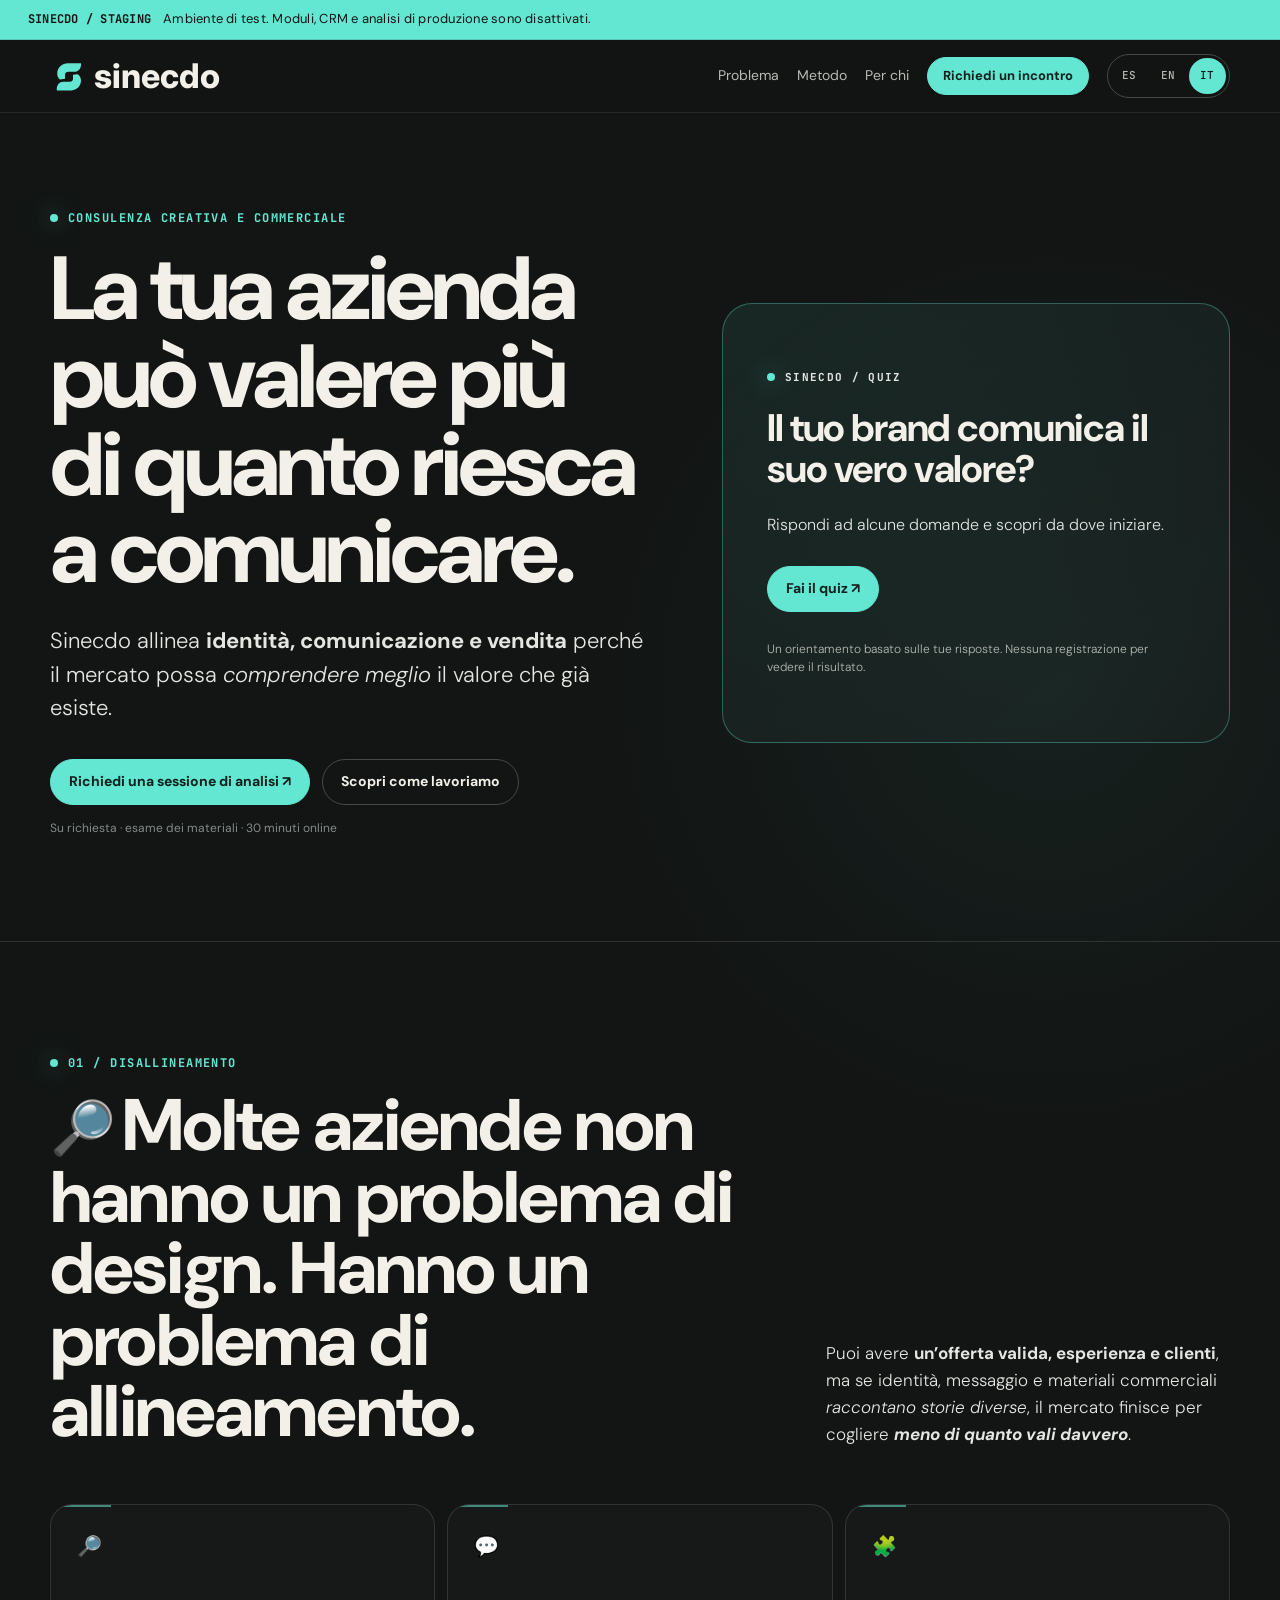
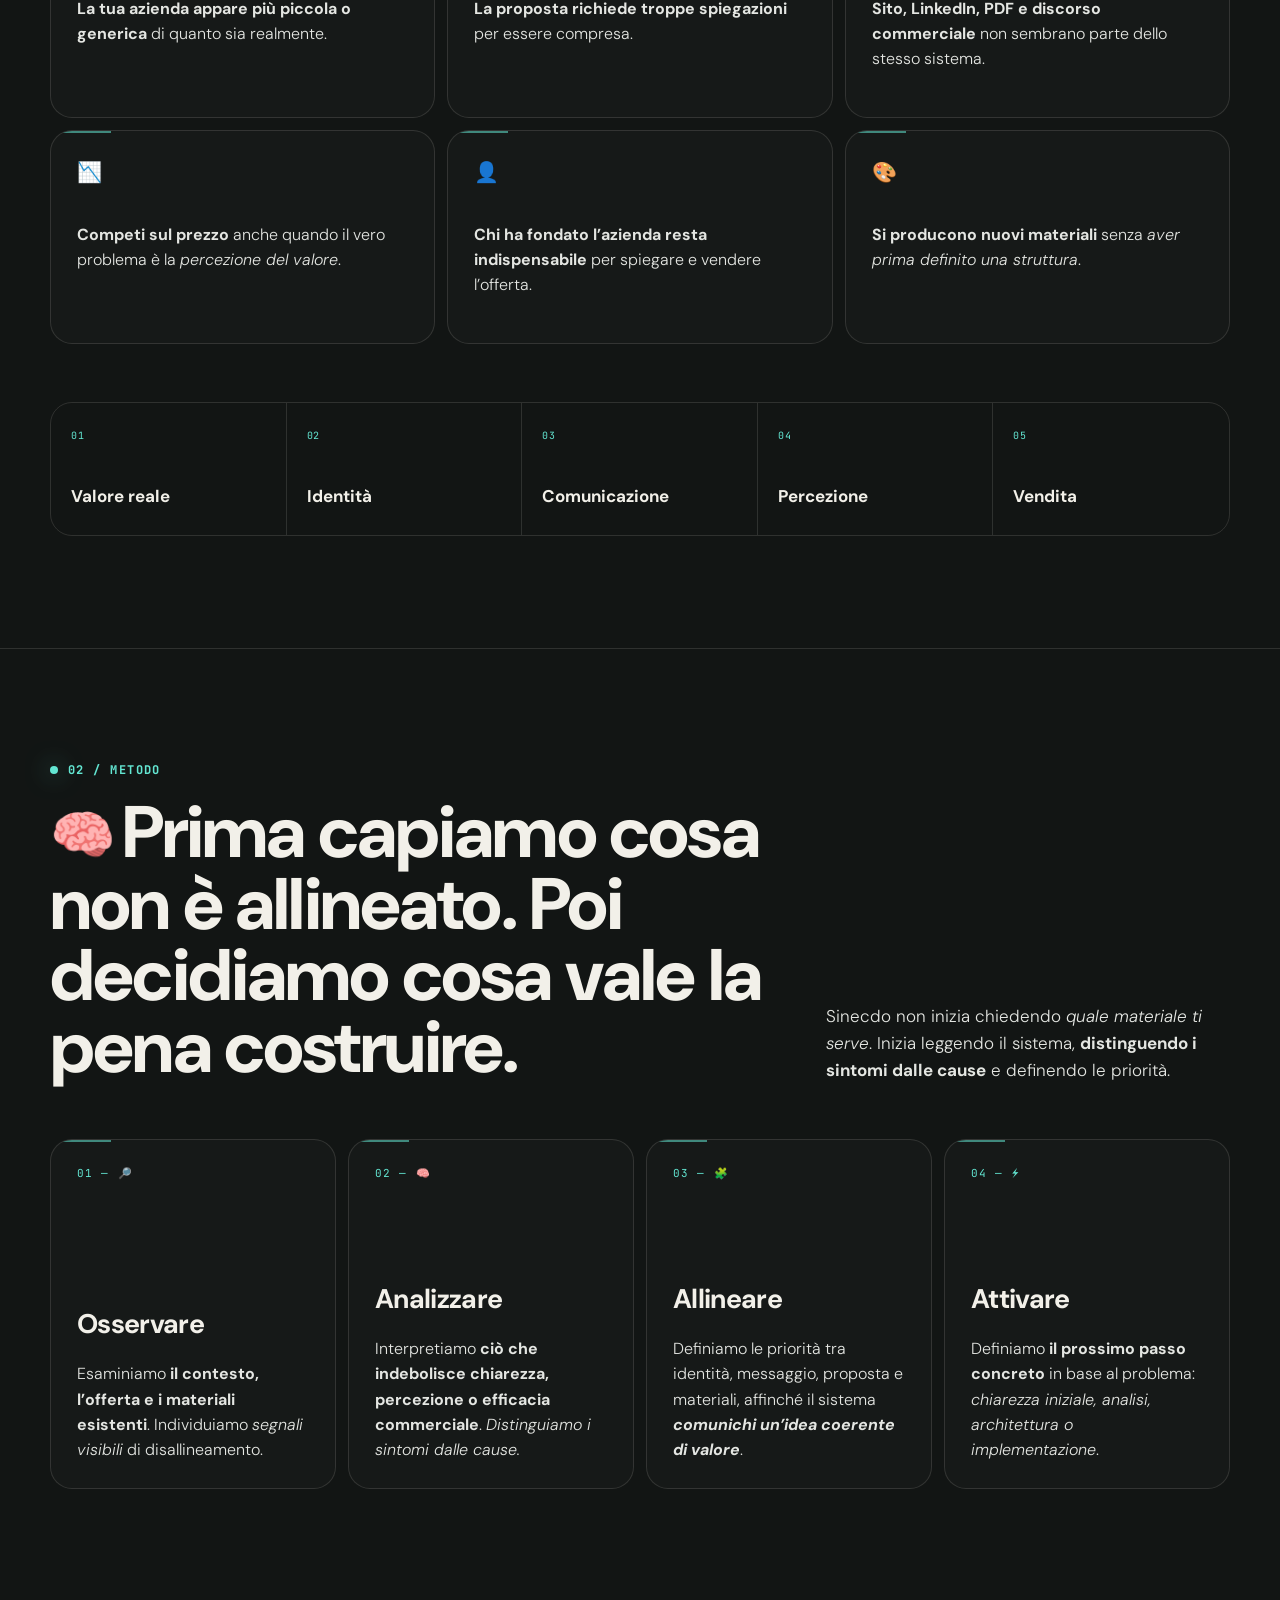
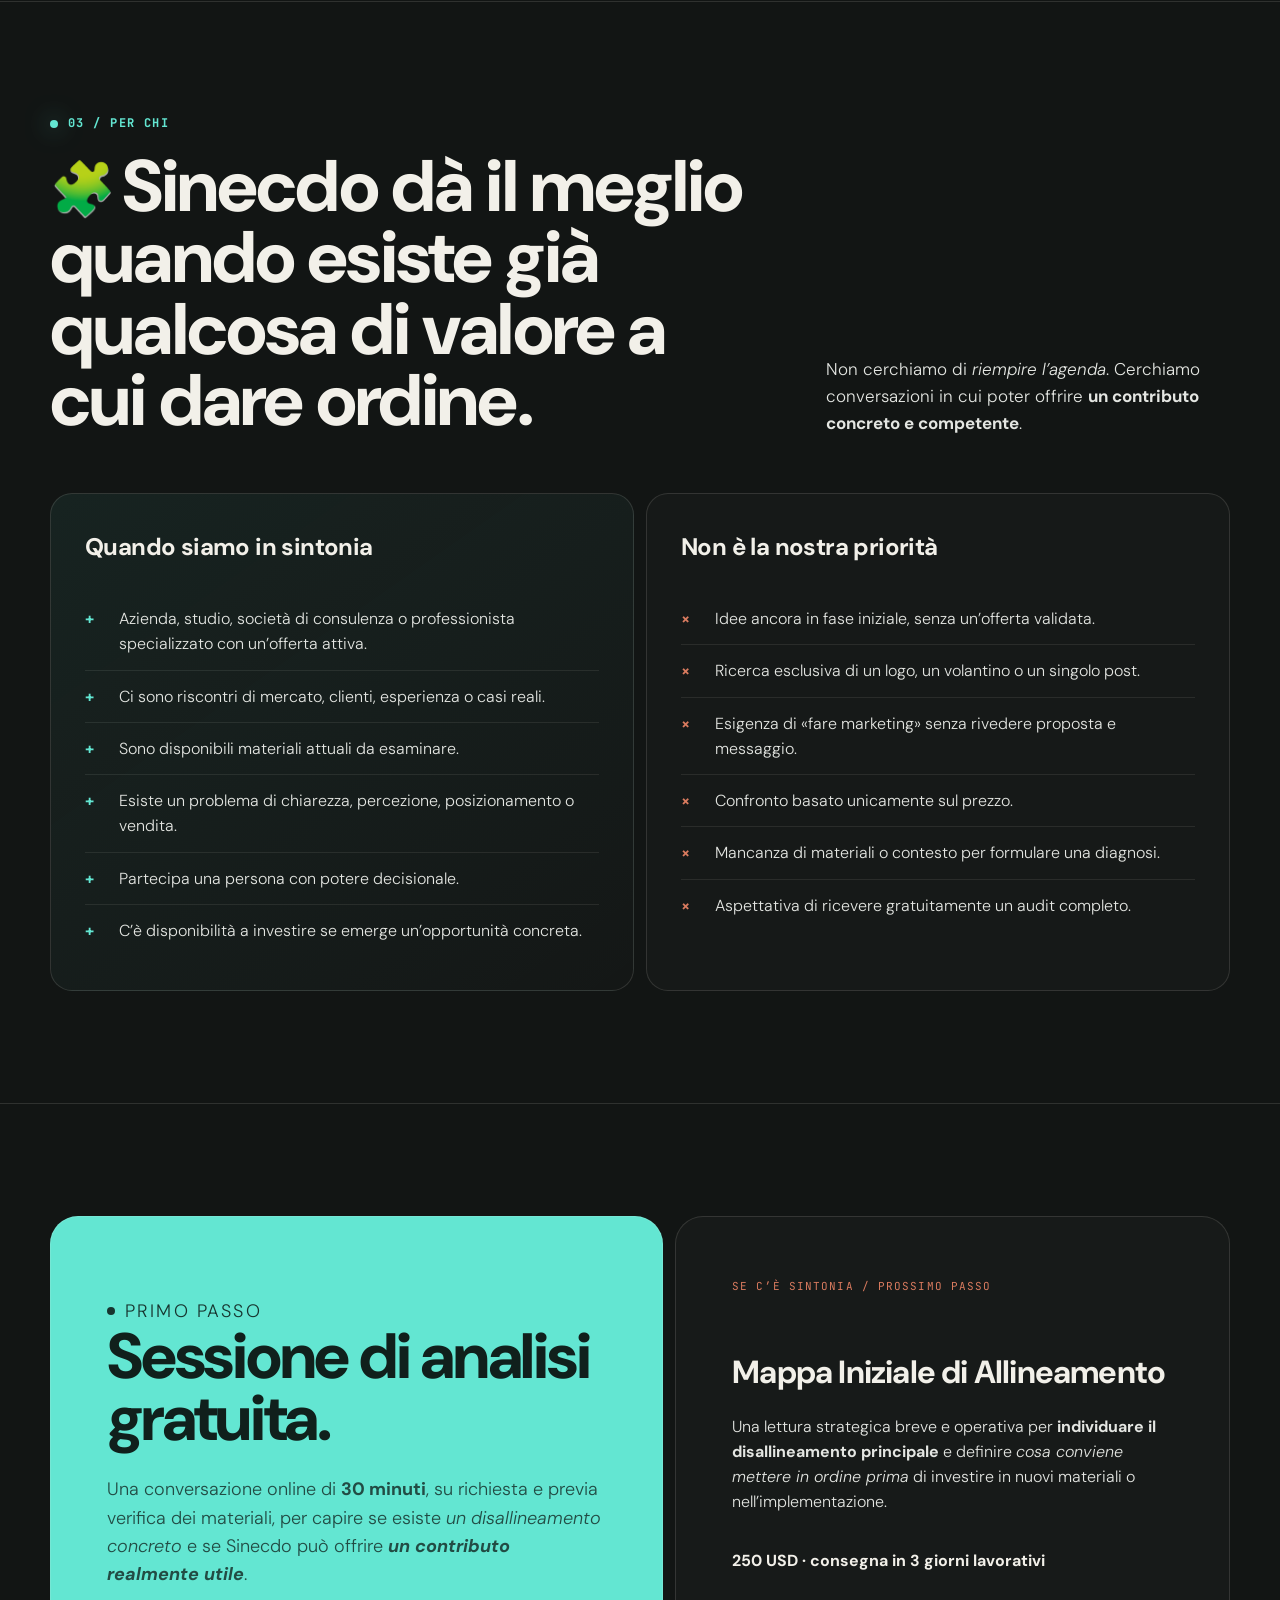
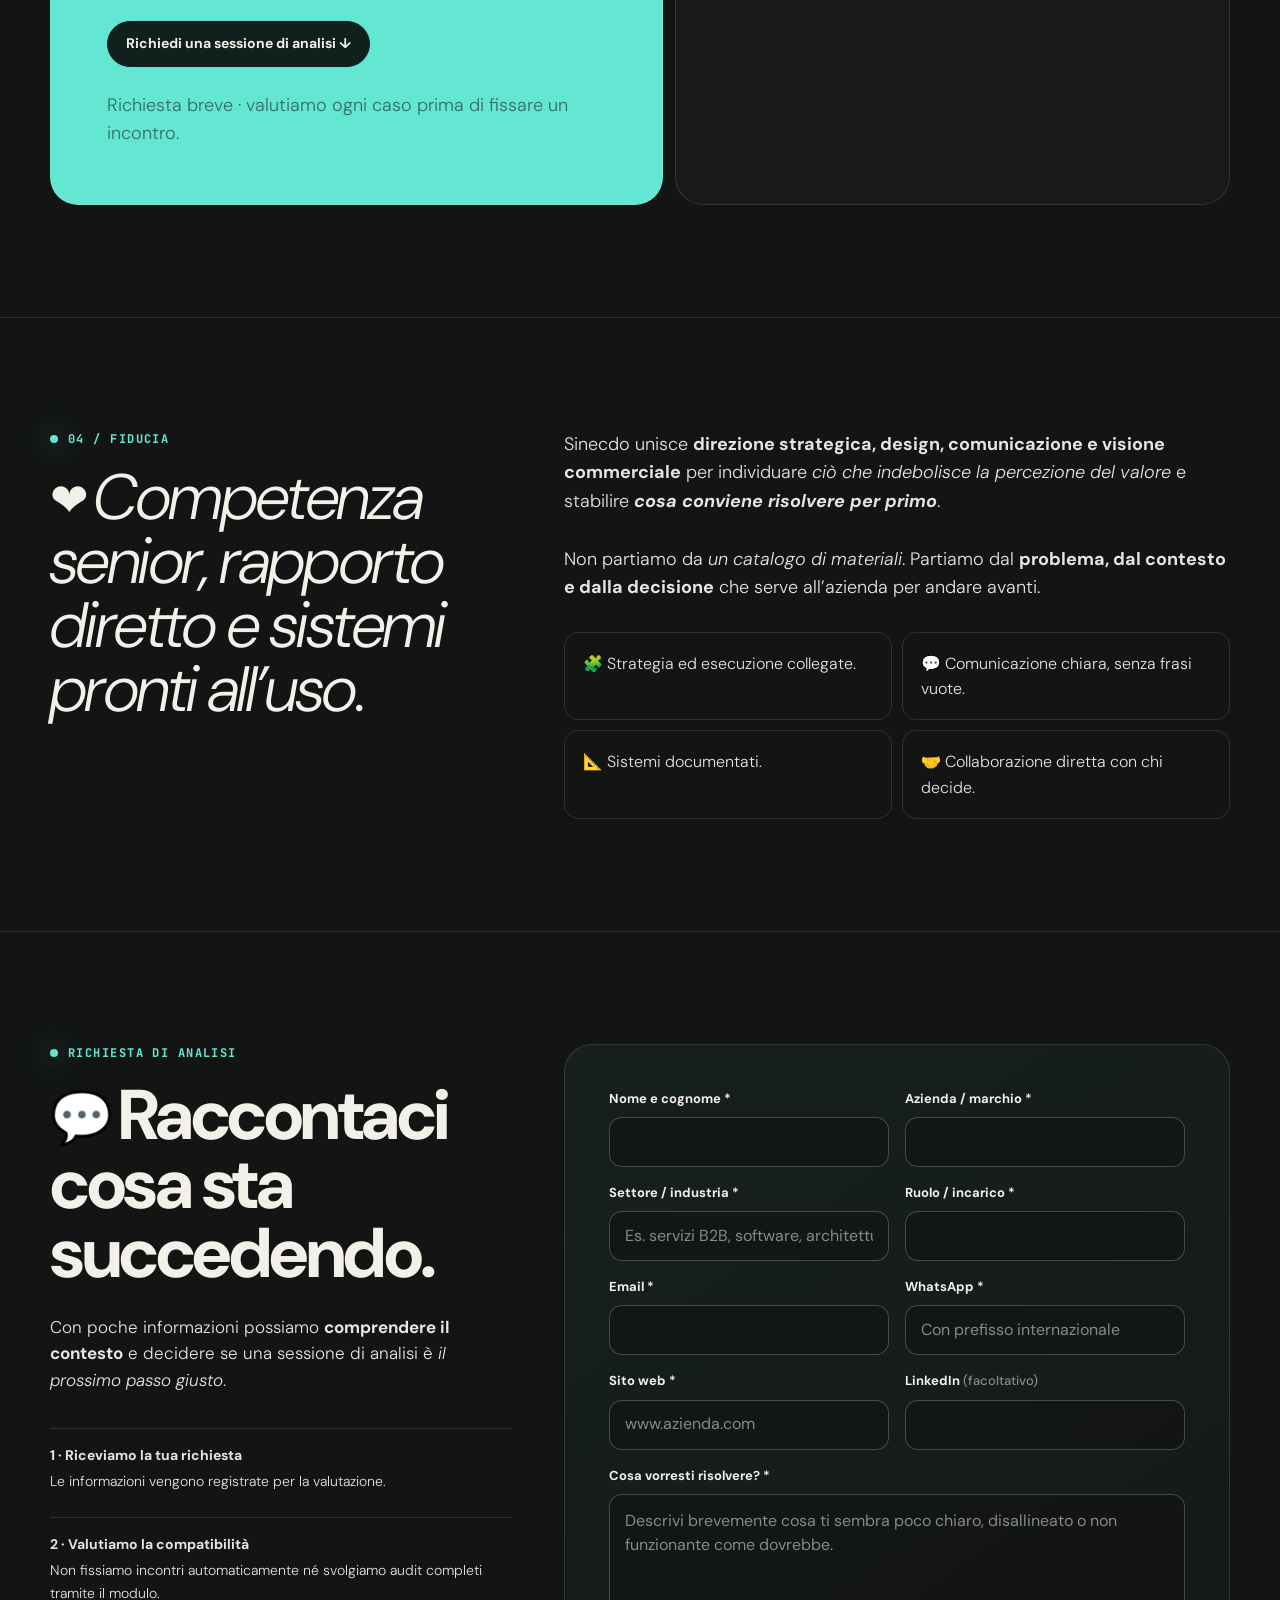
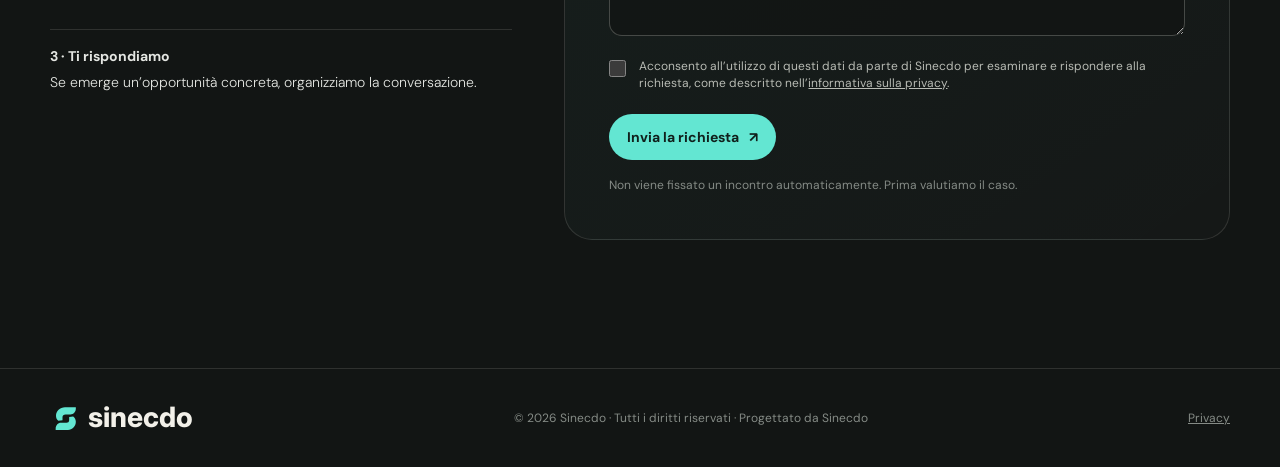
<file: it/index.html>
<!doctype html><html lang="it"><head><meta charset="utf-8"><meta name="viewport" content="width=device-width,initial-scale=1"><meta name="robots" content="index,follow,max-image-preview:large"><meta name="theme-color" content="#121514"><title>Sinecdo — Consulenza creativa e commerciale</title><meta name="description" content="Sinecdo è una realtà di consulenza creativa e commerciale che aiuta le aziende con un valore reale ma una comunicazione disallineata a fare chiarezza su come si presentano, spiegano la propria offerta e vendono."><link rel="canonical" href="https://sinecdo.com/it/"><link rel="alternate" hreflang="es" href="https://sinecdo.com/"><link rel="alternate" hreflang="en" href="https://sinecdo.com/en/"><link rel="alternate" hreflang="it" href="https://sinecdo.com/it/"><link rel="alternate" hreflang="x-default" href="https://sinecdo.com/"><meta property="og:type" content="website"><meta property="og:site_name" content="Sinecdo"><meta property="og:locale" content="it_IT"><meta property="og:title" content="Sinecdo — Consulenza creativa e commerciale"><meta property="og:description" content="Aiutiamo le aziende con un valore reale ma una comunicazione disallineata a fare chiarezza su come si presentano, spiegano la propria offerta e vendono."><meta property="og:url" content="https://sinecdo.com/it/"><link rel="icon" href="/brand/sinecdo/favicon.svg?v=20260902-brand-v06" type="image/svg+xml"><link rel="stylesheet" href="/styles.css?v=20260902-brand-v06"><link rel="stylesheet" href="/form.css?v=20260902-brand-v06"><link rel="stylesheet" href="/typography.css?v=20260902-brand-v06"><link rel="stylesheet" href="/assets/i18n/site-i18n.css?v=20260916-1"><link rel="stylesheet" href="/assets/quiz/capture.css?v=20260916-1"><script defer src="/assets/i18n/site-i18n.js?v=20260916-1"></script><script defer src="/assets/staging/staging-mode.js?v=20261126-1"></script><script defer src="/assets/analytics/ga4.js?v=20261105-1"></script><script defer src="/assets/quiz/capture.js?v=20260916-1"></script><script defer src="/assets/quiz/direct-form.js?v=20260916-1"></script><link rel="stylesheet" href="/assets/analytics/consent.css?v=20261105-1"></head><body><a class="skip-link" href="#top">Vai al contenuto</a><header class="site-header"><div class="wrap nav"><a class="brand" href="#top" aria-label="Sinecdo, pagina iniziale"><img class="brand-logo" src="/brand/sinecdo/sinecdo-lockup-horizontal-dark-bg.svg?v=20260902-brand-v06" alt="Sinecdo" width="293" height="80"></a><nav class="nav-links" aria-label="Navigazione principale"><a href="#problema">Problema</a><a href="#metodo">Metodo</a><a href="#fit">Per chi</a><a class="button small" href="#solicitud">Richiedi un incontro</a><div class="lang-switch" role="group" aria-label="Lingua"><a data-site-lang="es" href="/" lang="es">ES</a><a data-site-lang="en" href="/en/" lang="en">EN</a><a data-site-lang="it" href="/it/" lang="it" aria-current="page">IT</a></div></nav></div></header><main id="top"><section class="wrap hero" aria-labelledby="hero-title"><div class="hero-copy"><p class="eyebrow">Consulenza creativa e commerciale</p><h1 id="hero-title">La tua azienda può valere più di quanto riesca a comunicare.</h1><p>Sinecdo allinea <strong>identità, comunicazione e vendita</strong> perché il mercato possa <em>comprendere meglio</em> il valore che già esiste.</p><div class="hero-actions"><a class="button" href="#solicitud">Richiedi una sessione di analisi ↗</a><a class="button secondary" href="#metodo">Scopri come lavoriamo</a></div><p class="microcopy">Su richiesta · esame dei materiali · 30 minuti online</p></div><aside class="quiz-banner" aria-label="Fai il quiz"><p class="eyebrow">SINECDO / QUIZ</p><h2>Il tuo brand comunica il suo vero valore?</h2><p>Rispondi ad alcune domande e scopri da dove iniziare.</p><a class="button" data-quiz-entry="hero_quiz" href="/quest/?lang=it">Fai il quiz ↗</a><p class="quiz-caption">Un orientamento basato sulle tue risposte. Nessuna registrazione per vedere il risultato.</p></aside></section><section class="section" id="problema"><div class="wrap"><div class="section-head"><div><p class="eyebrow">01 / Disallineamento</p><h2 class="section-title"><span class="title-emoji" aria-hidden="true">🔎</span>Molte aziende non hanno un problema di design. Hanno un problema di allineamento.</h2></div><p class="section-lead">Puoi avere <strong>un’offerta valida, esperienza e clienti</strong>, ma se identità, messaggio e materiali commerciali <em>raccontano storie diverse</em>, il mercato finisce per cogliere <strong><em>meno di quanto vali davvero</em></strong>.</p></div><div class="symptom-grid"><article class="card"><div class="icon">🔎</div><p><strong>La tua azienda appare più piccola o generica</strong> di quanto sia realmente.</p></article><article class="card"><div class="icon">💬</div><p><strong>La proposta richiede troppe spiegazioni</strong> per essere compresa.</p></article><article class="card"><div class="icon">🧩</div><p><strong>Sito, LinkedIn, PDF e discorso commerciale</strong> non sembrano parte dello stesso sistema.</p></article><article class="card"><div class="icon">📉</div><p><strong>Competi sul prezzo</strong> anche quando il vero problema è la <em>percezione del valore</em>.</p></article><article class="card"><div class="icon">👤</div><p><strong>Chi ha fondato l’azienda resta indispensabile</strong> per spiegare e vendere l’offerta.</p></article><article class="card"><div class="icon">🎨</div><p><strong>Si producono nuovi materiali</strong> senza <em>aver prima definito una struttura</em>.</p></article></div><div class="alignment-strip" aria-label="Sequenza di allineamento"><div class="alignment-item"><span>01</span><strong>Valore reale</strong></div><div class="alignment-item"><span>02</span><strong>Identità</strong></div><div class="alignment-item"><span>03</span><strong>Comunicazione</strong></div><div class="alignment-item"><span>04</span><strong>Percezione</strong></div><div class="alignment-item"><span>05</span><strong>Vendita</strong></div></div></div></section><section class="section" id="metodo"><div class="wrap"><div class="section-head"><div><p class="eyebrow">02 / Metodo</p><h2 class="section-title"><span class="title-emoji" aria-hidden="true">🧠</span>Prima capiamo cosa non è allineato. Poi decidiamo cosa vale la pena costruire.</h2></div><p class="section-lead">Sinecdo non inizia chiedendo <em>quale materiale ti serve</em>. Inizia leggendo il sistema, <strong>distinguendo i sintomi dalle cause</strong> e definendo le priorità.</p></div><div class="method-grid"><article class="card method-card"><span class="num">01 — 🔎</span><h3>Osservare</h3><p>Esaminiamo <strong>il contesto, l’offerta e i materiali esistenti</strong>. Individuiamo <em>segnali visibili</em> di disallineamento.</p></article><article class="card method-card"><span class="num">02 — 🧠</span><h3>Analizzare</h3><p>Interpretiamo <strong>ciò che indebolisce chiarezza, percezione o efficacia commerciale</strong>. <em>Distinguiamo i sintomi dalle cause.</em></p></article><article class="card method-card"><span class="num">03 — 🧩</span><h3>Allineare</h3><p>Definiamo le priorità tra identità, messaggio, proposta e materiali, affinché il sistema <strong><em>comunichi un’idea coerente di valore</em></strong>.</p></article><article class="card method-card"><span class="num">04 — ⚡</span><h3>Attivare</h3><p>Definiamo <strong>il prossimo passo concreto</strong> in base al problema: <em>chiarezza iniziale, analisi, architettura o implementazione</em>.</p></article></div></div></section><section class="section" id="fit"><div class="wrap"><div class="section-head"><div><p class="eyebrow">03 / Per chi</p><h2 class="section-title"><span class="title-emoji" aria-hidden="true">🧩</span>Sinecdo dà il meglio quando esiste già qualcosa di valore a cui dare ordine.</h2></div><p class="section-lead">Non cerchiamo di <em>riempire l’agenda</em>. Cerchiamo conversazioni in cui poter offrire <strong>un contributo concreto e competente</strong>.</p></div><div class="fit-grid"><div class="fit-column good"><h3>Quando siamo in sintonia</h3><ul class="clean-list"><li><b>+</b><span>Azienda, studio, società di consulenza o professionista specializzato con un’offerta attiva.</span></li><li><b>+</b><span>Ci sono riscontri di mercato, clienti, esperienza o casi reali.</span></li><li><b>+</b><span>Sono disponibili materiali attuali da esaminare.</span></li><li><b>+</b><span>Esiste un problema di chiarezza, percezione, posizionamento o vendita.</span></li><li><b>+</b><span>Partecipa una persona con potere decisionale.</span></li><li><b>+</b><span>C’è disponibilità a investire se emerge un’opportunità concreta.</span></li></ul></div><div class="fit-column"><h3>Non è la nostra priorità</h3><ul class="clean-list"><li><b>×</b><span>Idee ancora in fase iniziale, senza un’offerta validata.</span></li><li><b>×</b><span>Ricerca esclusiva di un logo, un volantino o un singolo post.</span></li><li><b>×</b><span>Esigenza di «fare marketing» senza rivedere proposta e messaggio.</span></li><li><b>×</b><span>Confronto basato unicamente sul prezzo.</span></li><li><b>×</b><span>Mancanza di materiali o contesto per formulare una diagnosi.</span></li><li><b>×</b><span>Aspettativa di ricevere gratuitamente un audit completo.</span></li></ul></div></div></div></section><section class="section" id="diagnostico"><div class="wrap diagnostic-shell"><article class="diagnostic-main"><p class="eyebrow">Primo passo</p><h2>Sessione di analisi gratuita.</h2><p>Una conversazione online di <strong>30 minuti</strong>, su richiesta e previa verifica dei materiali, per capire se esiste <em>un disallineamento concreto</em> e se Sinecdo può offrire <strong><em>un contributo realmente utile</em></strong>.</p><a class="button" href="#solicitud">Richiedi una sessione di analisi ↓</a><p class="microcopy">Richiesta breve · valutiamo ogni caso prima di fissare un incontro.</p></article><aside class="next-step"><span class="tag">Se c’è sintonia / prossimo passo</span><h3>Mappa Iniziale di Allineamento</h3><p>Una lettura strategica breve e operativa per <strong>individuare il disallineamento principale</strong> e definire <em>cosa conviene mettere in ordine prima</em> di investire in nuovi materiali o nell’implementazione.</p><strong class="price">250 USD · consegna in 3 giorni lavorativi</strong></aside></div></section><section class="section"><div class="wrap trust-grid"><div><p class="eyebrow">04 / Fiducia</p><h2 class="quote-title"><span class="title-emoji" aria-hidden="true">❤️</span>Competenza senior, rapporto diretto e sistemi pronti all’uso.</h2></div><div class="trust-copy"><p>Sinecdo unisce <strong>direzione strategica, design, comunicazione e visione commerciale</strong> per individuare <em>ciò che indebolisce la percezione del valore</em> e stabilire <strong><em>cosa conviene risolvere per primo</em></strong>.</p><p>Non partiamo da <em>un catalogo di materiali</em>. Partiamo dal <strong>problema, dal contesto e dalla decisione</strong> che serve all’azienda per andare avanti.</p><div class="trust-signals"><div class="trust-signal">🧩 Strategia ed esecuzione collegate.</div><div class="trust-signal">💬 Comunicazione chiara, senza frasi vuote.</div><div class="trust-signal">📐 Sistemi documentati.</div><div class="trust-signal">🤝 Collaborazione diretta con chi decide.</div></div></div></div></section><section class="lead-capture-section" id="solicitud" aria-labelledby="solicitud-title"><div class="wrap lead-capture-grid"><div class="lead-capture-copy"><p class="eyebrow">Richiesta di analisi</p><h2 id="solicitud-title"><span class="title-emoji" aria-hidden="true">💬</span>Raccontaci cosa sta succedendo.</h2><p>Con poche informazioni possiamo <strong>comprendere il contesto</strong> e decidere se una sessione di analisi è <em>il prossimo passo giusto</em>.</p><div class="lead-capture-points"><div class="lead-capture-point"><strong>1 · Riceviamo la tua richiesta</strong>Le informazioni vengono registrate per la valutazione.</div><div class="lead-capture-point"><strong>2 · Valutiamo la compatibilità</strong>Non fissiamo incontri automaticamente né svolgiamo audit completi tramite il modulo.</div><div class="lead-capture-point"><strong>3 · Ti rispondiamo</strong>Se emerge un’opportunità concreta, organizziamo la conversazione.</div></div></div><div class="lead-form-shell"><form class="lead-form" id="lead-form" method="post" novalidate><div class="form-grid"><div class="form-field"><label for="lead-nombre">Nome e cognome *</label><input id="lead-nombre" name="nombre" type="text" autocomplete="name" required maxlength="120"></div><div class="form-field"><label for="lead-empresa">Azienda / marchio *</label><input id="lead-empresa" name="empresa" type="text" autocomplete="organization" required maxlength="160"></div><div class="form-field"><label for="lead-rubro">Settore / industria *</label><input id="lead-rubro" name="rubro" type="text" required maxlength="120" placeholder="Es. servizi B2B, software, architettura"></div><div class="form-field"><label for="lead-rol">Ruolo / incarico *</label><input id="lead-rol" name="rol" type="text" required maxlength="120"></div><div class="form-field"><label for="lead-email">Email *</label><input id="lead-email" name="email" type="email" autocomplete="email" required maxlength="180"></div><div class="form-field"><label for="lead-whatsapp">WhatsApp *</label><input id="lead-whatsapp" name="whatsapp" type="tel" autocomplete="tel" required maxlength="80" placeholder="Con prefisso internazionale"></div><div class="form-field"><label for="lead-web">Sito web *</label><input id="lead-web" name="web" type="text" inputmode="url" required maxlength="300" placeholder="www.azienda.com"></div><div class="form-field"><label for="lead-linkedin">LinkedIn <span class="optional">(facoltativo)</span></label><input id="lead-linkedin" name="linkedin" type="text" maxlength="300"></div><div class="form-field full"><label for="lead-problema">Cosa vorresti risolvere? *</label><textarea id="lead-problema" name="problema" required maxlength="2000" placeholder="Descrivi brevemente cosa ti sembra poco chiaro, disallineato o non funzionante come dovrebbe."></textarea></div></div><div class="honeypot" aria-hidden="true"><input name="website_check" tabindex="-1" autocomplete="off"></div><label class="form-consent" for="consentimiento"><input id="consentimiento" name="consentimiento" type="checkbox" value="si" required><span>Acconsento all’utilizzo di questi dati da parte di Sinecdo per esaminare e rispondere alla richiesta, come descritto nell’<a href="/privacy/it/" target="_blank" rel="noopener">informativa sulla privacy</a>.</span></label><div class="form-actions"><button class="button" type="submit"><span data-submit-label>Invia la richiesta</span> ↗</button><p class="form-note">Non viene fissato un incontro automaticamente. Prima valutiamo il caso.</p></div><div class="form-status" id="lead-form-status" role="status" tabindex="-1" hidden></div></form></div></div></section></main><footer class="site-footer"><div class="wrap footer-row"><a class="footer-brand" href="#top" aria-label="Sinecdo"><img class="footer-brand-logo" src="/brand/sinecdo/sinecdo-lockup-horizontal-dark-bg.svg?v=20260902-brand-v06" alt="Sinecdo" width="293" height="80"></a><span>© 2026 Sinecdo · Tutti i diritti riservati · Progettato da Sinecdo</span><a href="/privacy/it/">Privacy</a></div></footer><script id="site-runtime" type="application/json">{"locale":"it","preview":false,"routes":{"es":"/","en":"/en/","it":"/it/"},"strings":{"language.dismiss":"Mantieni l’italiano"},"suggestions":{"es":{"text":"Esta página también está disponible en español.","button":"Ver en español"},"en":{"text":"This page is also available in English.","button":"Read in English"},"it":{"text":"Questa pagina è disponibile anche in italiano.","button":"Visualizza in italiano"}},"endpoint":"/api/intake.php"}</script></body></html>
</file>
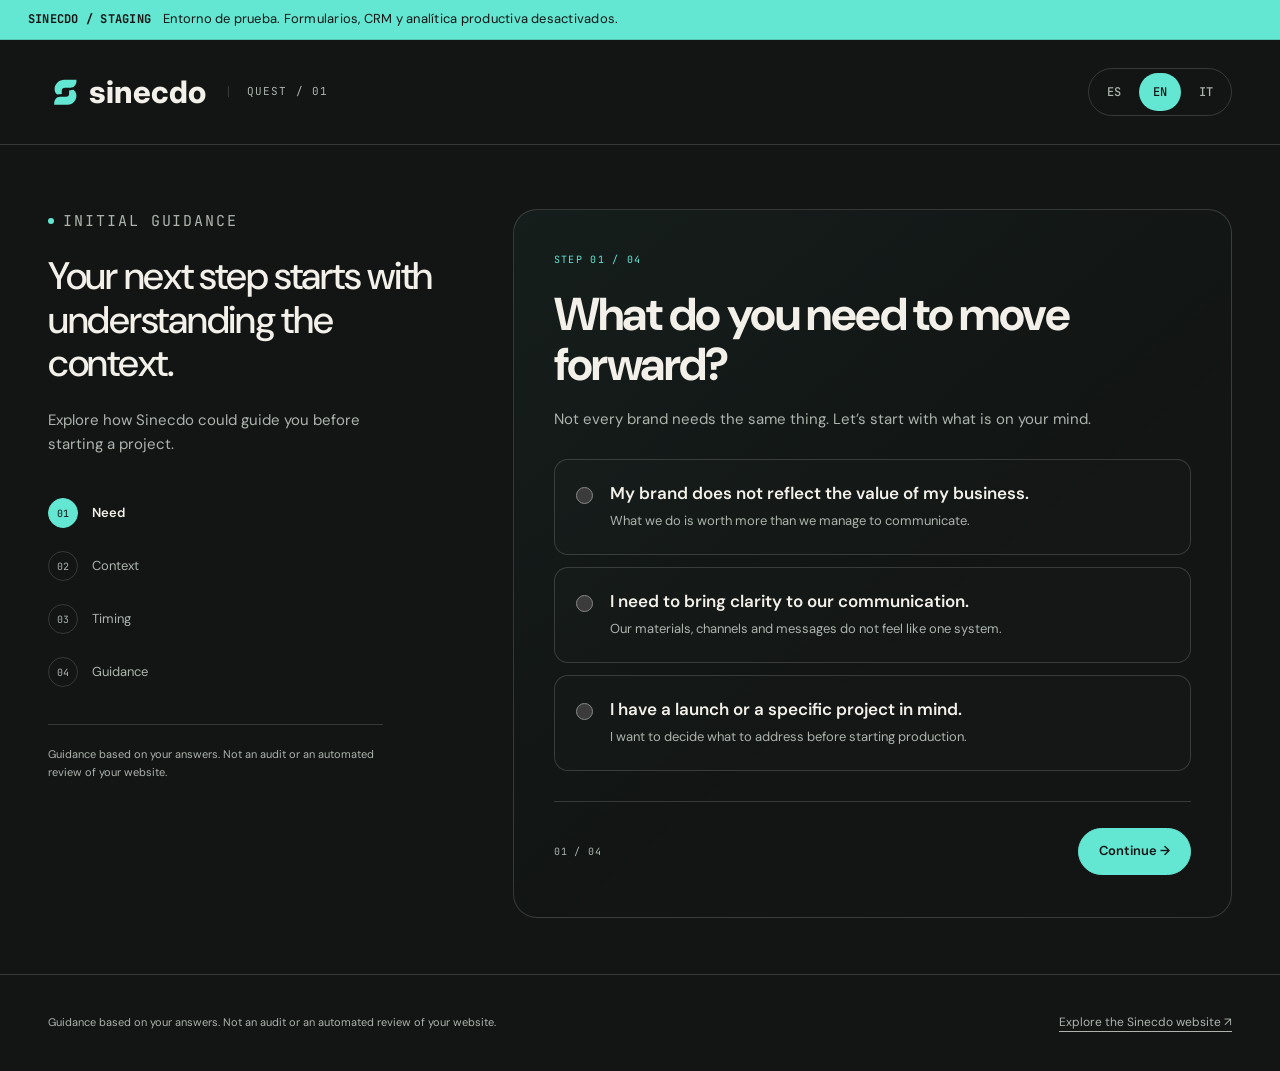
<file: quest/index.html>
<!doctype html><html lang="es-AR"><head><meta charset="utf-8"><meta name="viewport" content="width=device-width,initial-scale=1"><meta name="robots" content="noindex,nofollow"><meta http-equiv="Content-Security-Policy" content="connect-src 'self' https://www.google-analytics.com https://region1.google-analytics.com; form-action 'self'; base-uri 'none'; object-src 'none'"><meta name="theme-color" content="#121514"><title>Sinecdo Quest — Orientación inicial</title><link rel="icon" href="/brand/sinecdo/favicon.svg?v=20260902-brand-v06" type="image/svg+xml"><link rel="stylesheet" href="/assets/quiz/quest.css?v=20260916-1"><link rel="stylesheet" href="/assets/design-system/quiz-bridge.css?v=20261127-1"><link rel="stylesheet" href="/assets/quiz/capture.css?v=20260916-1"><script defer src="/assets/staging/staging-mode.js?v=20261126-1"></script><script defer src="/assets/analytics/ga4.js?v=20261105-1"></script><script defer src="/assets/quiz/capture.js?v=20260916-1"></script><script defer src="/assets/quiz/quest.js?v=20260916-2"></script><link rel="stylesheet" href="/assets/analytics/consent.css?v=20261105-1"></head><body><div id="quest-root"></div><noscript>Este recorrido necesita JavaScript. This experience requires JavaScript. Questo percorso richiede JavaScript.</noscript><template id="quest-symbol"><svg viewBox="0 0 180 180" xmlns="http://www.w3.org/2000/svg"><g fill="#63E6D2"><path d="M155 26 H90 C60 26 36 49 36 77 C36 90 41 100 50 107 L75 104 V85 C75 75 82 69 93 69 H123 C141 69 155 53 155 35 Z"/><path d="M139 81 L115 84 V104 C115 114 108 119 99 119 H66 C47 119 34 135 34 155 V162 H108 C134 162 155 140 155 113 C155 100 149 89 139 81 Z"/></g></svg></template></body></html>
</file>
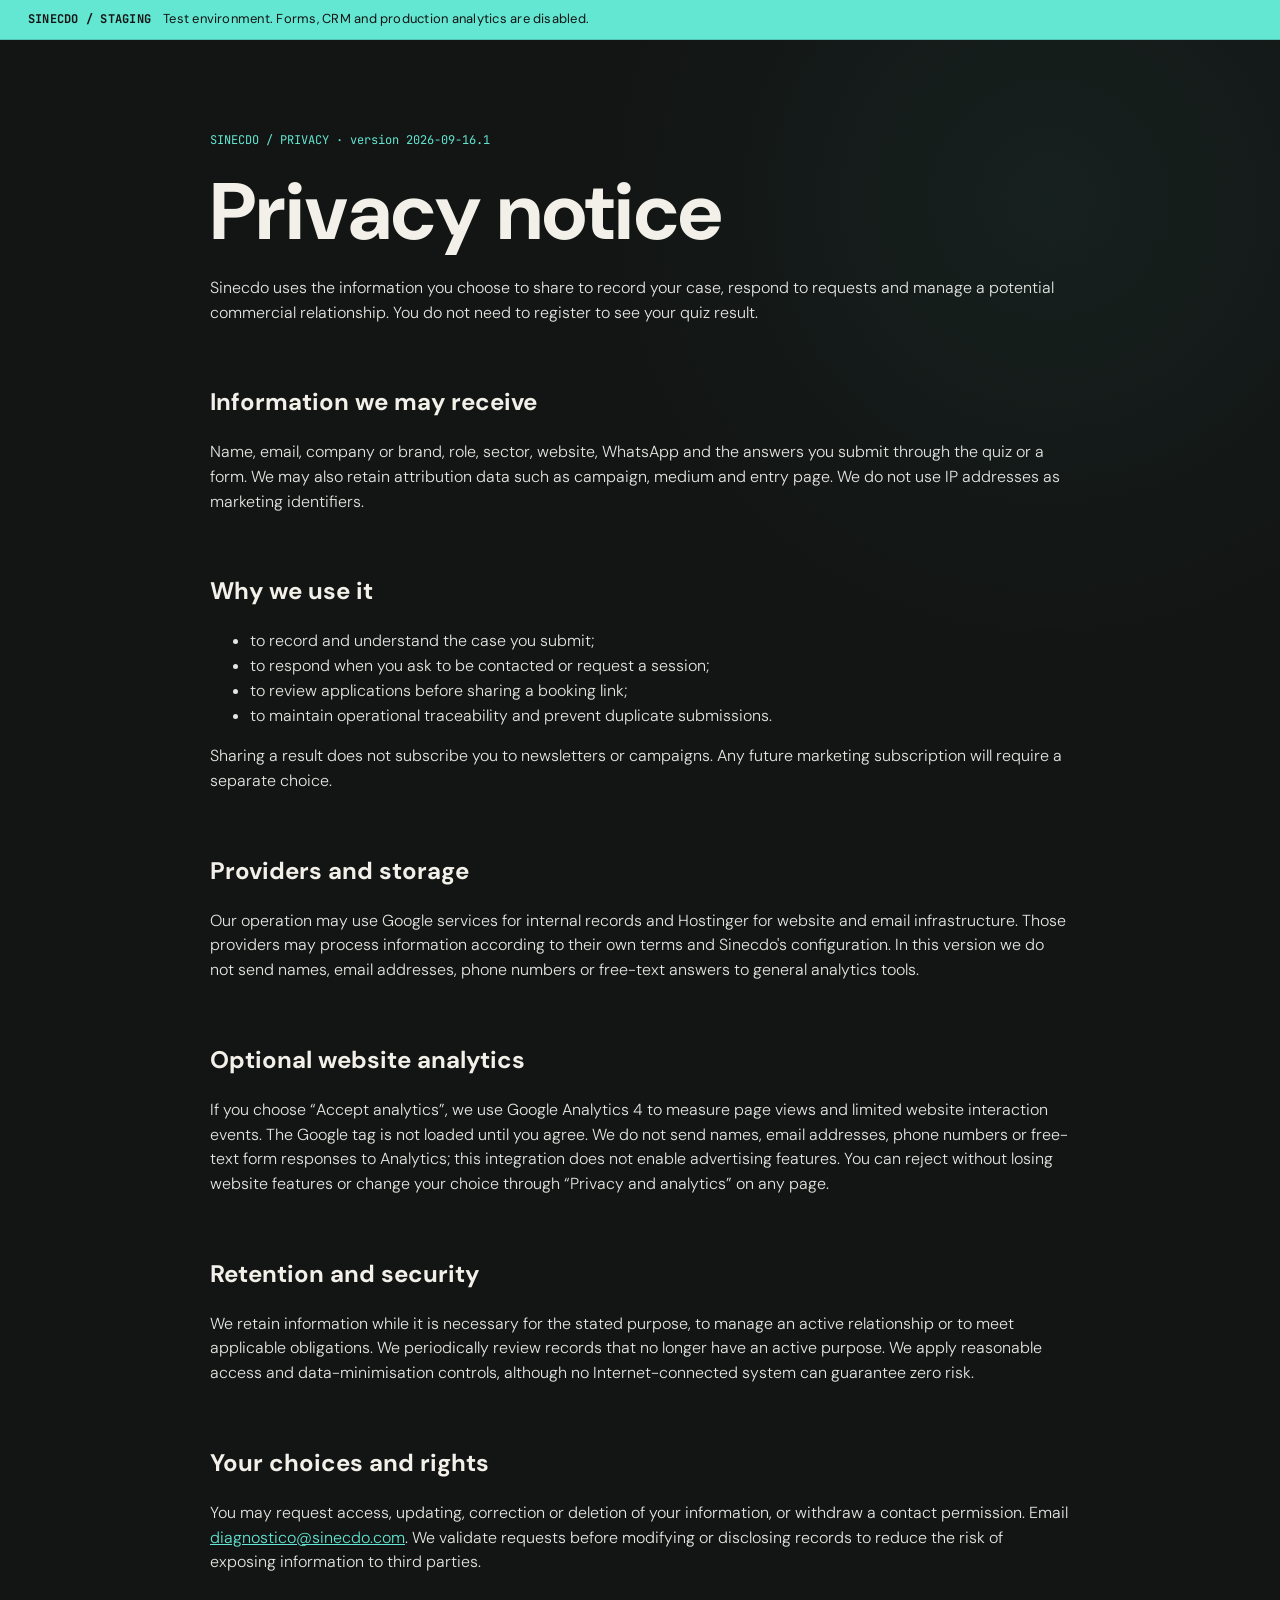
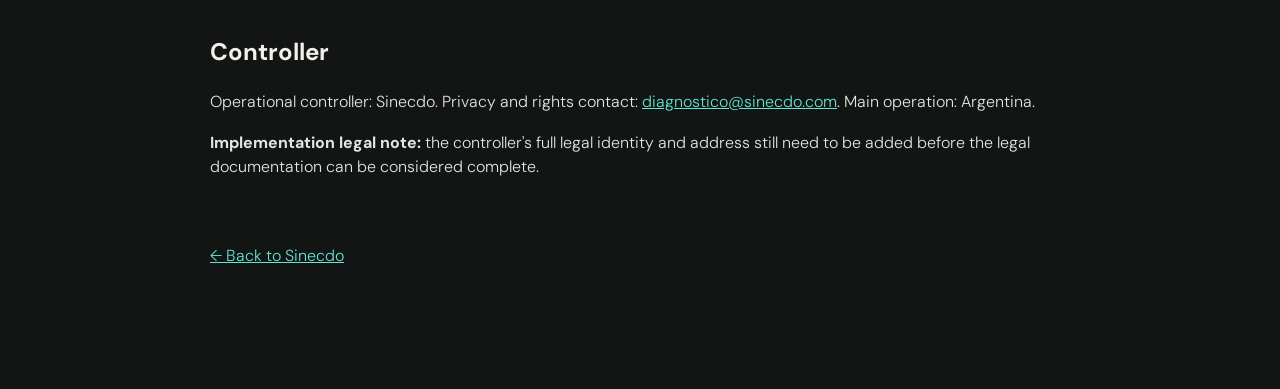
<file: privacy/en/index.html>
<!doctype html><html lang="en"><head><meta charset="utf-8"><meta name="viewport" content="width=device-width,initial-scale=1"><meta name="robots" content="index,follow"><meta name="theme-color" content="#121514"><title>Privacy — Sinecdo</title><link rel="canonical" href="https://sinecdo.com/privacy/en/"><link rel="stylesheet" href="/styles.css?v=20260902-brand-v06"><link rel="stylesheet" href="/typography.css?v=20260902-brand-v06"><style>main{width:min(calc(100% - 40px),860px);margin:auto;padding:80px 0 120px}h1{font-size:clamp(46px,8vw,80px);line-height:1;margin:.3em 0}h2{margin-top:2.4em}p,li{color:#E4E6E2}a{color:#63E6D2}.meta{font:12px 'JetBrains Mono',monospace;color:#63E6D2}.back{display:inline-block;margin-top:3rem}</style><link rel="stylesheet" href="/assets/analytics/consent.css?v=20261105-1"><script defer src="/assets/staging/staging-mode.js?v=20261126-1"></script><script defer src="/assets/analytics/ga4.js?v=20261105-1"></script></head><body><main><p class="meta">SINECDO / PRIVACY · version 2026-09-16.1</p><h1>Privacy notice</h1><p>Sinecdo uses the information you choose to share to record your case, respond to requests and manage a potential commercial relationship. You do not need to register to see your quiz result.</p><h2>Information we may receive</h2><p>Name, email, company or brand, role, sector, website, WhatsApp and the answers you submit through the quiz or a form. We may also retain attribution data such as campaign, medium and entry page. We do not use IP addresses as marketing identifiers.</p><h2>Why we use it</h2><ul><li>to record and understand the case you submit;</li><li>to respond when you ask to be contacted or request a session;</li><li>to review applications before sharing a booking link;</li><li>to maintain operational traceability and prevent duplicate submissions.</li></ul><p>Sharing a result does not subscribe you to newsletters or campaigns. Any future marketing subscription will require a separate choice.</p><h2>Providers and storage</h2><p>Our operation may use Google services for internal records and Hostinger for website and email infrastructure. Those providers may process information according to their own terms and Sinecdo's configuration. In this version we do not send names, email addresses, phone numbers or free-text answers to general analytics tools.</p><h2>Optional website analytics</h2><p>If you choose “Accept analytics”, we use Google Analytics 4 to measure page views and limited website interaction events. The Google tag is not loaded until you agree. We do not send names, email addresses, phone numbers or free-text form responses to Analytics; this integration does not enable advertising features. You can reject without losing website features or change your choice through “Privacy and analytics” on any page.</p><h2>Retention and security</h2><p>We retain information while it is necessary for the stated purpose, to manage an active relationship or to meet applicable obligations. We periodically review records that no longer have an active purpose. We apply reasonable access and data-minimisation controls, although no Internet-connected system can guarantee zero risk.</p><h2>Your choices and rights</h2><p>You may request access, updating, correction or deletion of your information, or withdraw a contact permission. Email <a href="mailto:diagnostico@sinecdo.com">diagnostico@sinecdo.com</a>. We validate requests before modifying or disclosing records to reduce the risk of exposing information to third parties.</p><h2>Controller</h2><p>Operational controller: Sinecdo. Privacy and rights contact: <a href="mailto:diagnostico@sinecdo.com">diagnostico@sinecdo.com</a>. Main operation: Argentina.</p><p><strong>Implementation legal note:</strong> the controller's full legal identity and address still need to be added before the legal documentation can be considered complete.</p><a class="back" href="/en/">← Back to Sinecdo</a></main></body></html>
</file>
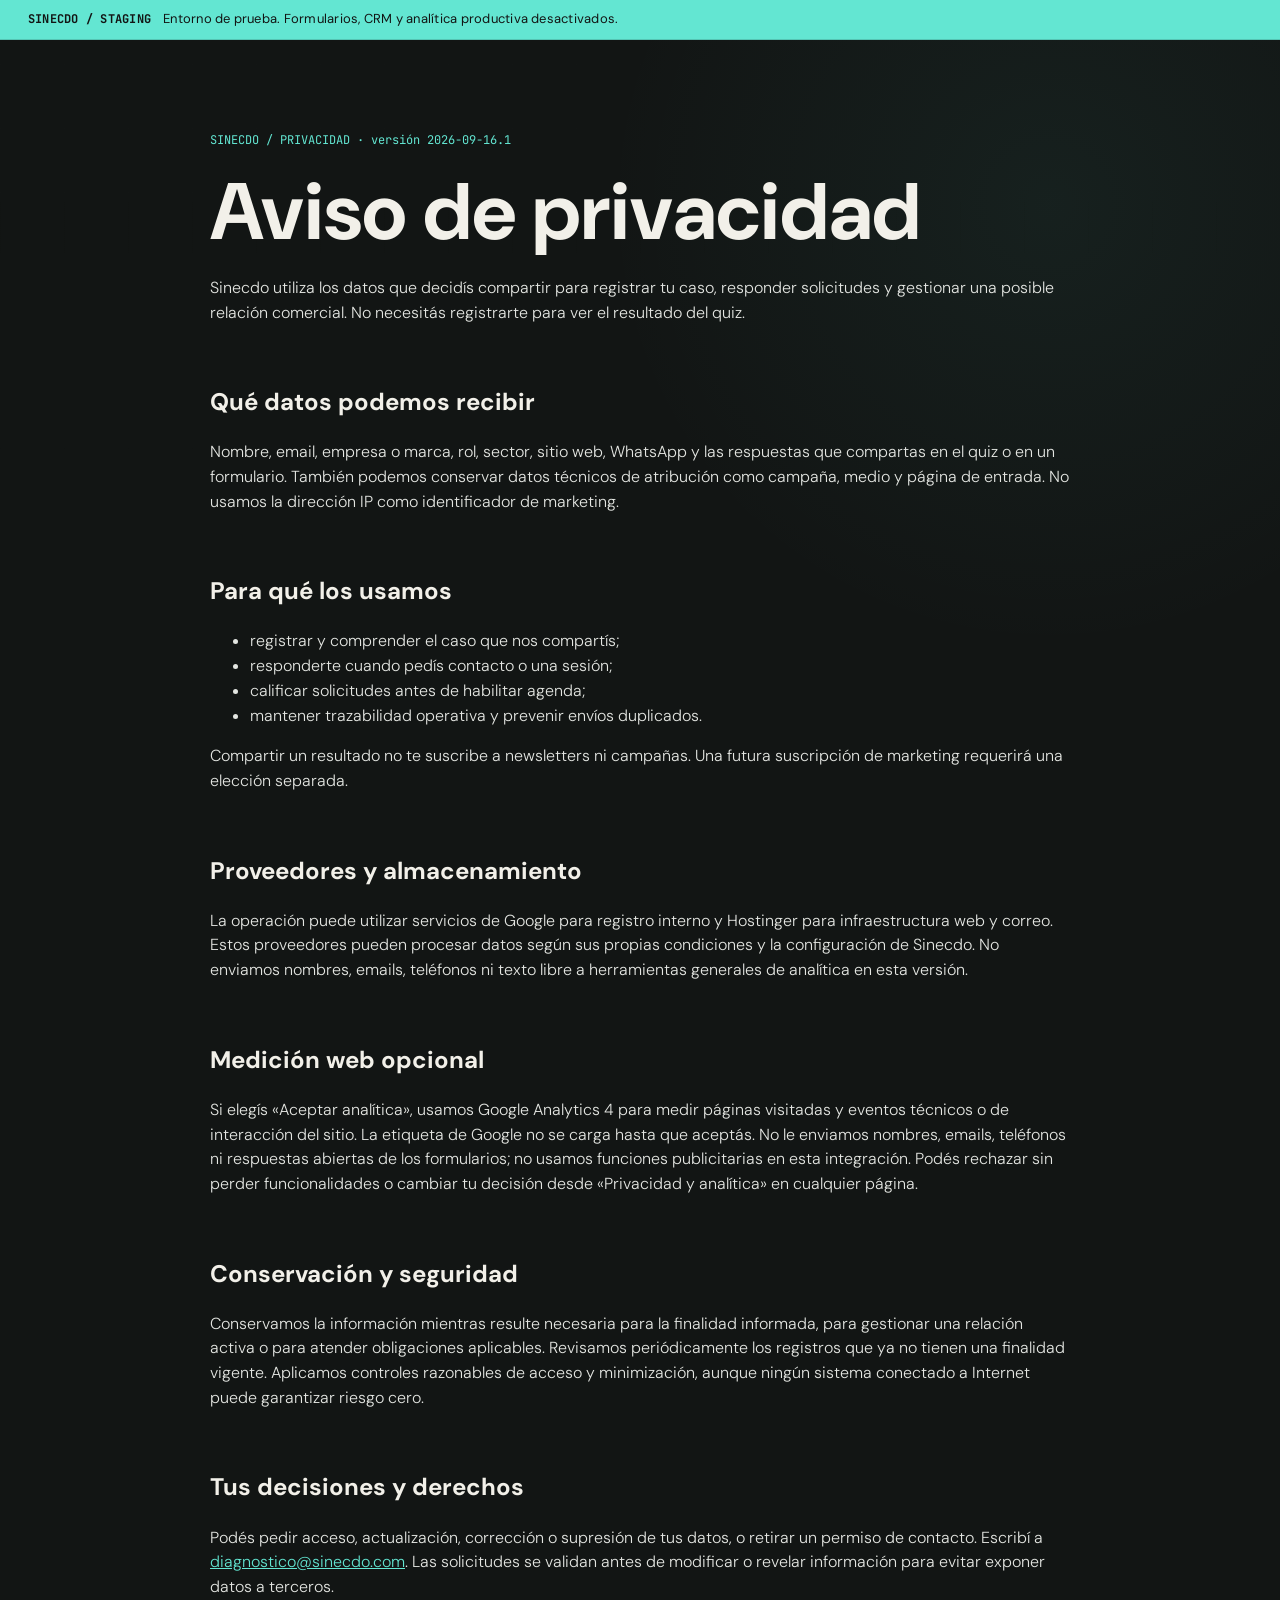
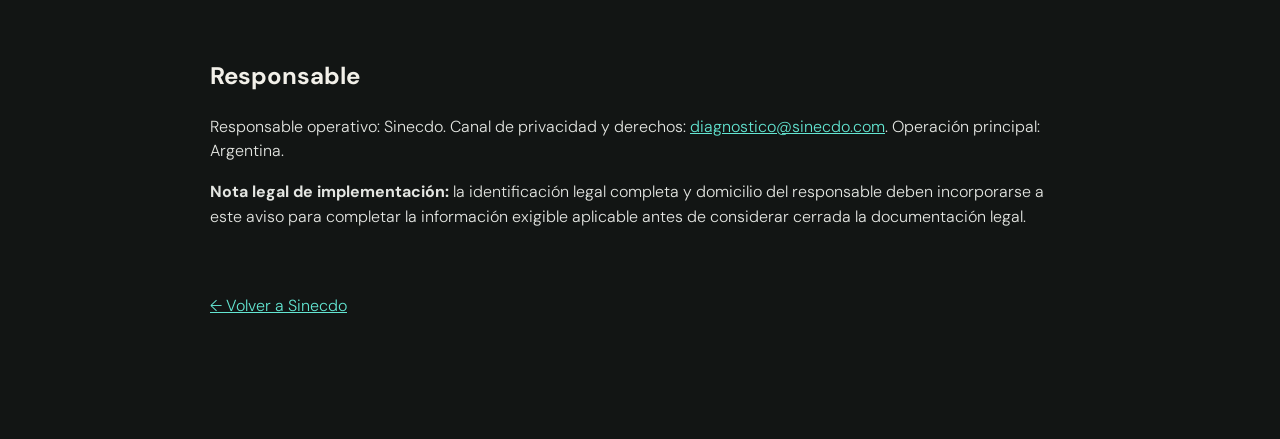
<file: privacy/es/index.html>
<!doctype html><html lang="es-AR"><head><meta charset="utf-8"><meta name="viewport" content="width=device-width,initial-scale=1"><meta name="robots" content="index,follow"><meta name="theme-color" content="#121514"><title>Privacidad — Sinecdo</title><link rel="canonical" href="https://sinecdo.com/privacy/es/"><link rel="stylesheet" href="/styles.css?v=20260902-brand-v06"><link rel="stylesheet" href="/typography.css?v=20260902-brand-v06"><style>main{width:min(calc(100% - 40px),860px);margin:auto;padding:80px 0 120px}h1{font-size:clamp(46px,8vw,80px);line-height:1;margin:.3em 0}h2{margin-top:2.4em}p,li{color:#E4E6E2}a{color:#63E6D2}.meta{font:12px 'JetBrains Mono',monospace;color:#63E6D2}.back{display:inline-block;margin-top:3rem}</style><link rel="stylesheet" href="/assets/analytics/consent.css?v=20261105-1"><script defer src="/assets/staging/staging-mode.js?v=20261126-1"></script><script defer src="/assets/analytics/ga4.js?v=20261105-1"></script></head><body><main><p class="meta">SINECDO / PRIVACIDAD · versión 2026-09-16.1</p><h1>Aviso de privacidad</h1><p>Sinecdo utiliza los datos que decidís compartir para registrar tu caso, responder solicitudes y gestionar una posible relación comercial. No necesitás registrarte para ver el resultado del quiz.</p><h2>Qué datos podemos recibir</h2><p>Nombre, email, empresa o marca, rol, sector, sitio web, WhatsApp y las respuestas que compartas en el quiz o en un formulario. También podemos conservar datos técnicos de atribución como campaña, medio y página de entrada. No usamos la dirección IP como identificador de marketing.</p><h2>Para qué los usamos</h2><ul><li>registrar y comprender el caso que nos compartís;</li><li>responderte cuando pedís contacto o una sesión;</li><li>calificar solicitudes antes de habilitar agenda;</li><li>mantener trazabilidad operativa y prevenir envíos duplicados.</li></ul><p>Compartir un resultado no te suscribe a newsletters ni campañas. Una futura suscripción de marketing requerirá una elección separada.</p><h2>Proveedores y almacenamiento</h2><p>La operación puede utilizar servicios de Google para registro interno y Hostinger para infraestructura web y correo. Estos proveedores pueden procesar datos según sus propias condiciones y la configuración de Sinecdo. No enviamos nombres, emails, teléfonos ni texto libre a herramientas generales de analítica en esta versión.</p><h2>Medición web opcional</h2><p>Si elegís «Aceptar analítica», usamos Google Analytics 4 para medir páginas visitadas y eventos técnicos o de interacción del sitio. La etiqueta de Google no se carga hasta que aceptás. No le enviamos nombres, emails, teléfonos ni respuestas abiertas de los formularios; no usamos funciones publicitarias en esta integración. Podés rechazar sin perder funcionalidades o cambiar tu decisión desde «Privacidad y analítica» en cualquier página.</p><h2>Conservación y seguridad</h2><p>Conservamos la información mientras resulte necesaria para la finalidad informada, para gestionar una relación activa o para atender obligaciones aplicables. Revisamos periódicamente los registros que ya no tienen una finalidad vigente. Aplicamos controles razonables de acceso y minimización, aunque ningún sistema conectado a Internet puede garantizar riesgo cero.</p><h2>Tus decisiones y derechos</h2><p>Podés pedir acceso, actualización, corrección o supresión de tus datos, o retirar un permiso de contacto. Escribí a <a href="mailto:diagnostico@sinecdo.com">diagnostico@sinecdo.com</a>. Las solicitudes se validan antes de modificar o revelar información para evitar exponer datos a terceros.</p><h2>Responsable</h2><p>Responsable operativo: Sinecdo. Canal de privacidad y derechos: <a href="mailto:diagnostico@sinecdo.com">diagnostico@sinecdo.com</a>. Operación principal: Argentina.</p><p><strong>Nota legal de implementación:</strong> la identificación legal completa y domicilio del responsable deben incorporarse a este aviso para completar la información exigible aplicable antes de considerar cerrada la documentación legal.</p><a class="back" href="/">← Volver a Sinecdo</a></main></body></html>
</file>
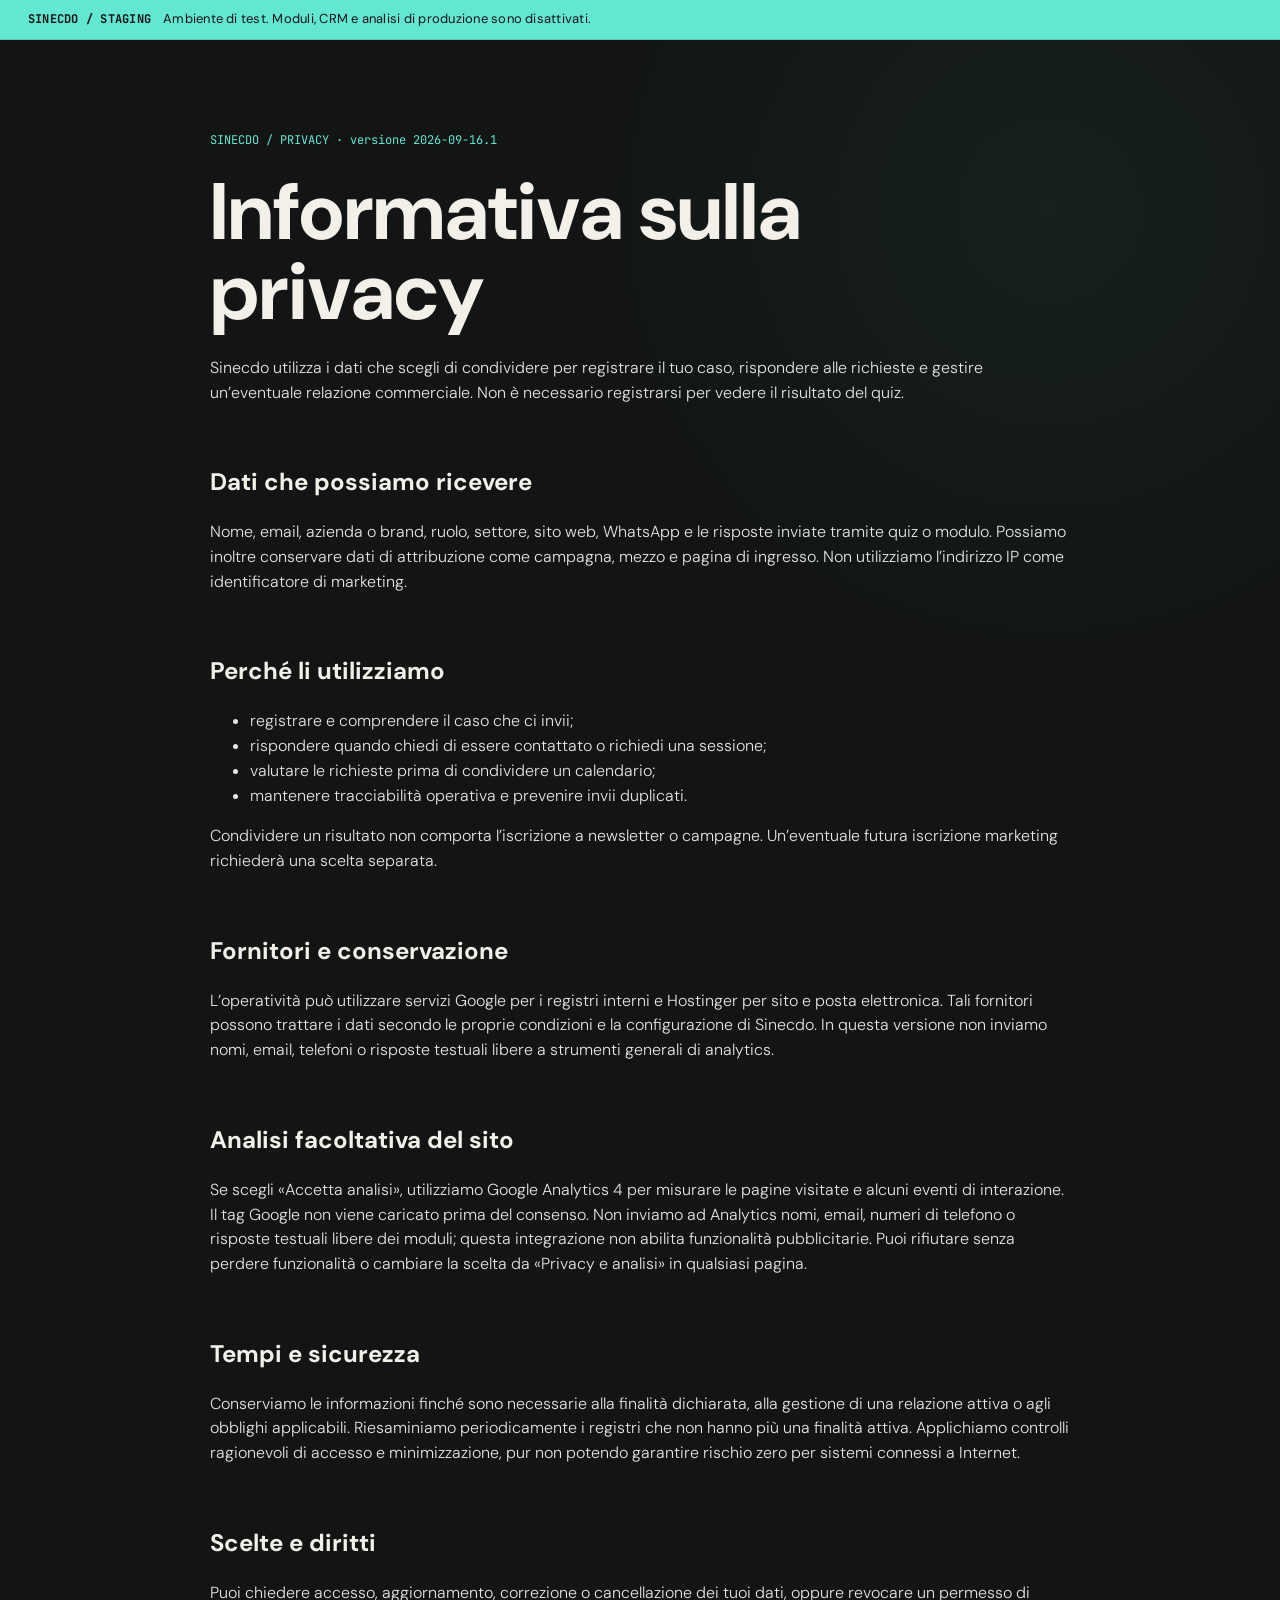
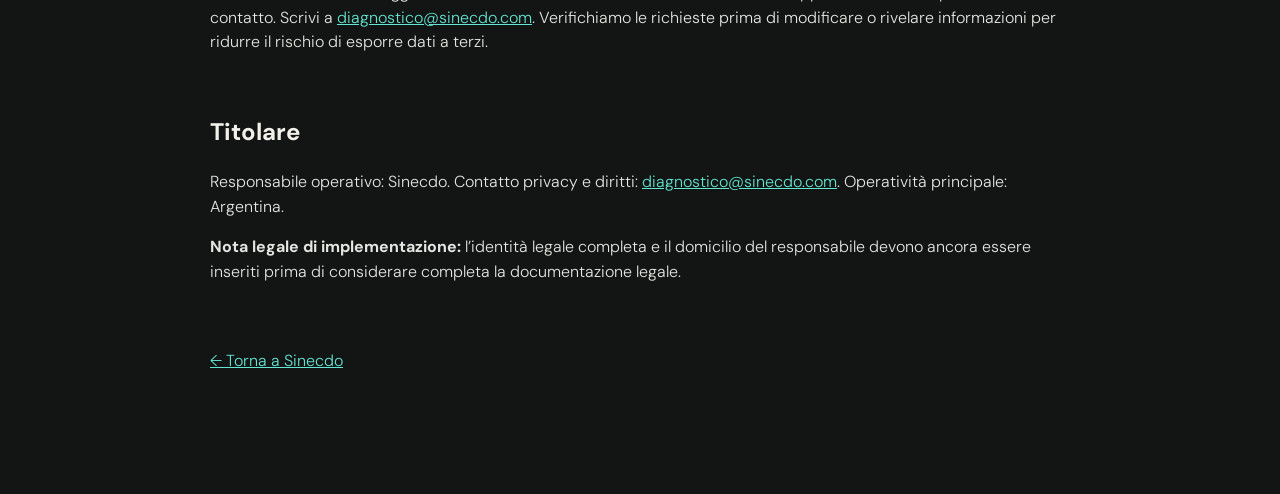
<file: privacy/it/index.html>
<!doctype html><html lang="it"><head><meta charset="utf-8"><meta name="viewport" content="width=device-width,initial-scale=1"><meta name="robots" content="index,follow"><meta name="theme-color" content="#121514"><title>Privacy — Sinecdo</title><link rel="canonical" href="https://sinecdo.com/privacy/it/"><link rel="stylesheet" href="/styles.css?v=20260902-brand-v06"><link rel="stylesheet" href="/typography.css?v=20260902-brand-v06"><style>main{width:min(calc(100% - 40px),860px);margin:auto;padding:80px 0 120px}h1{font-size:clamp(46px,8vw,80px);line-height:1;margin:.3em 0}h2{margin-top:2.4em}p,li{color:#E4E6E2}a{color:#63E6D2}.meta{font:12px 'JetBrains Mono',monospace;color:#63E6D2}.back{display:inline-block;margin-top:3rem}</style><link rel="stylesheet" href="/assets/analytics/consent.css?v=20261105-1"><script defer src="/assets/staging/staging-mode.js?v=20261126-1"></script><script defer src="/assets/analytics/ga4.js?v=20261105-1"></script></head><body><main><p class="meta">SINECDO / PRIVACY · versione 2026-09-16.1</p><h1>Informativa sulla privacy</h1><p>Sinecdo utilizza i dati che scegli di condividere per registrare il tuo caso, rispondere alle richieste e gestire un’eventuale relazione commerciale. Non è necessario registrarsi per vedere il risultato del quiz.</p><h2>Dati che possiamo ricevere</h2><p>Nome, email, azienda o brand, ruolo, settore, sito web, WhatsApp e le risposte inviate tramite quiz o modulo. Possiamo inoltre conservare dati di attribuzione come campagna, mezzo e pagina di ingresso. Non utilizziamo l’indirizzo IP come identificatore di marketing.</p><h2>Perché li utilizziamo</h2><ul><li>registrare e comprendere il caso che ci invii;</li><li>rispondere quando chiedi di essere contattato o richiedi una sessione;</li><li>valutare le richieste prima di condividere un calendario;</li><li>mantenere tracciabilità operativa e prevenire invii duplicati.</li></ul><p>Condividere un risultato non comporta l’iscrizione a newsletter o campagne. Un’eventuale futura iscrizione marketing richiederà una scelta separata.</p><h2>Fornitori e conservazione</h2><p>L’operatività può utilizzare servizi Google per i registri interni e Hostinger per sito e posta elettronica. Tali fornitori possono trattare i dati secondo le proprie condizioni e la configurazione di Sinecdo. In questa versione non inviamo nomi, email, telefoni o risposte testuali libere a strumenti generali di analytics.</p><h2>Analisi facoltativa del sito</h2><p>Se scegli «Accetta analisi», utilizziamo Google Analytics 4 per misurare le pagine visitate e alcuni eventi di interazione. Il tag Google non viene caricato prima del consenso. Non inviamo ad Analytics nomi, email, numeri di telefono o risposte testuali libere dei moduli; questa integrazione non abilita funzionalità pubblicitarie. Puoi rifiutare senza perdere funzionalità o cambiare la scelta da «Privacy e analisi» in qualsiasi pagina.</p><h2>Tempi e sicurezza</h2><p>Conserviamo le informazioni finché sono necessarie alla finalità dichiarata, alla gestione di una relazione attiva o agli obblighi applicabili. Riesaminiamo periodicamente i registri che non hanno più una finalità attiva. Applichiamo controlli ragionevoli di accesso e minimizzazione, pur non potendo garantire rischio zero per sistemi connessi a Internet.</p><h2>Scelte e diritti</h2><p>Puoi chiedere accesso, aggiornamento, correzione o cancellazione dei tuoi dati, oppure revocare un permesso di contatto. Scrivi a <a href="mailto:diagnostico@sinecdo.com">diagnostico@sinecdo.com</a>. Verifichiamo le richieste prima di modificare o rivelare informazioni per ridurre il rischio di esporre dati a terzi.</p><h2>Titolare</h2><p>Responsabile operativo: Sinecdo. Contatto privacy e diritti: <a href="mailto:diagnostico@sinecdo.com">diagnostico@sinecdo.com</a>. Operatività principale: Argentina.</p><p><strong>Nota legale di implementazione:</strong> l’identità legale completa e il domicilio del responsabile devono ancora essere inseriti prima di considerare completa la documentazione legale.</p><a class="back" href="/it/">← Torna a Sinecdo</a></main></body></html>
</file>
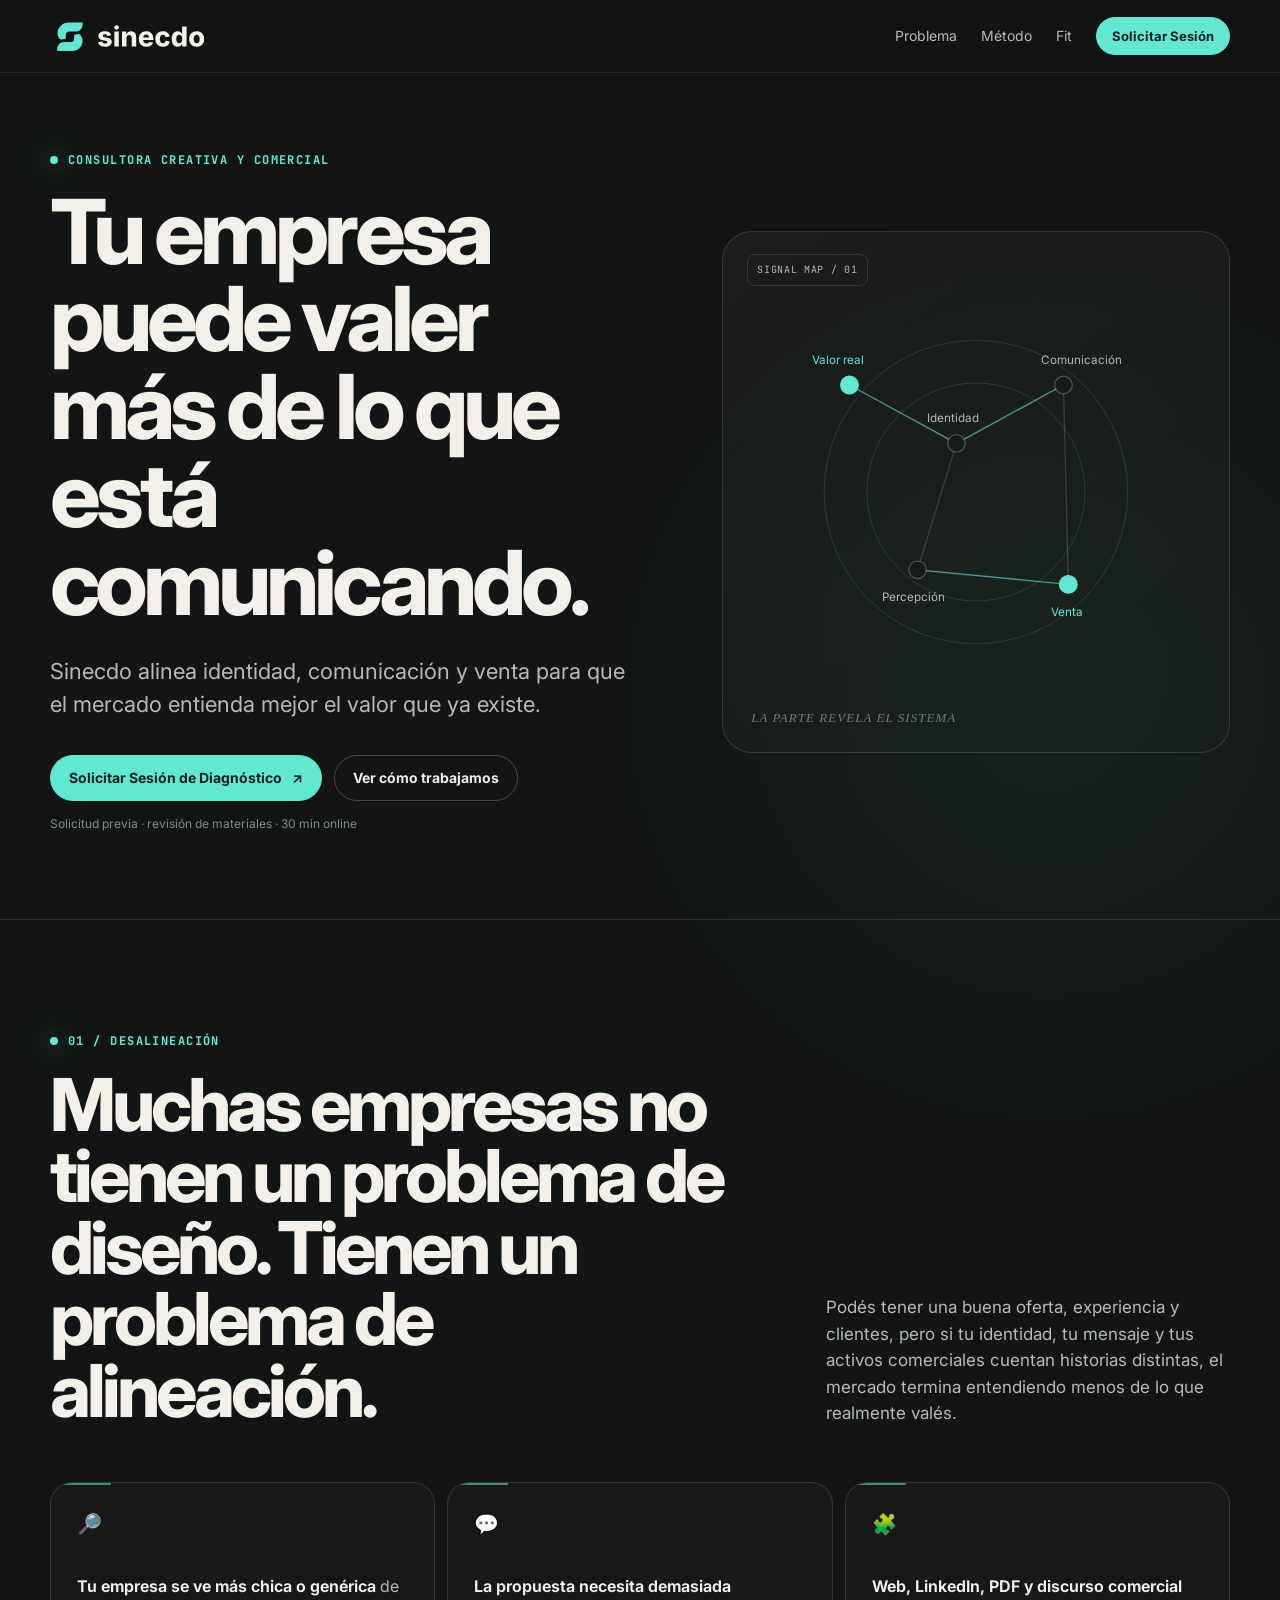
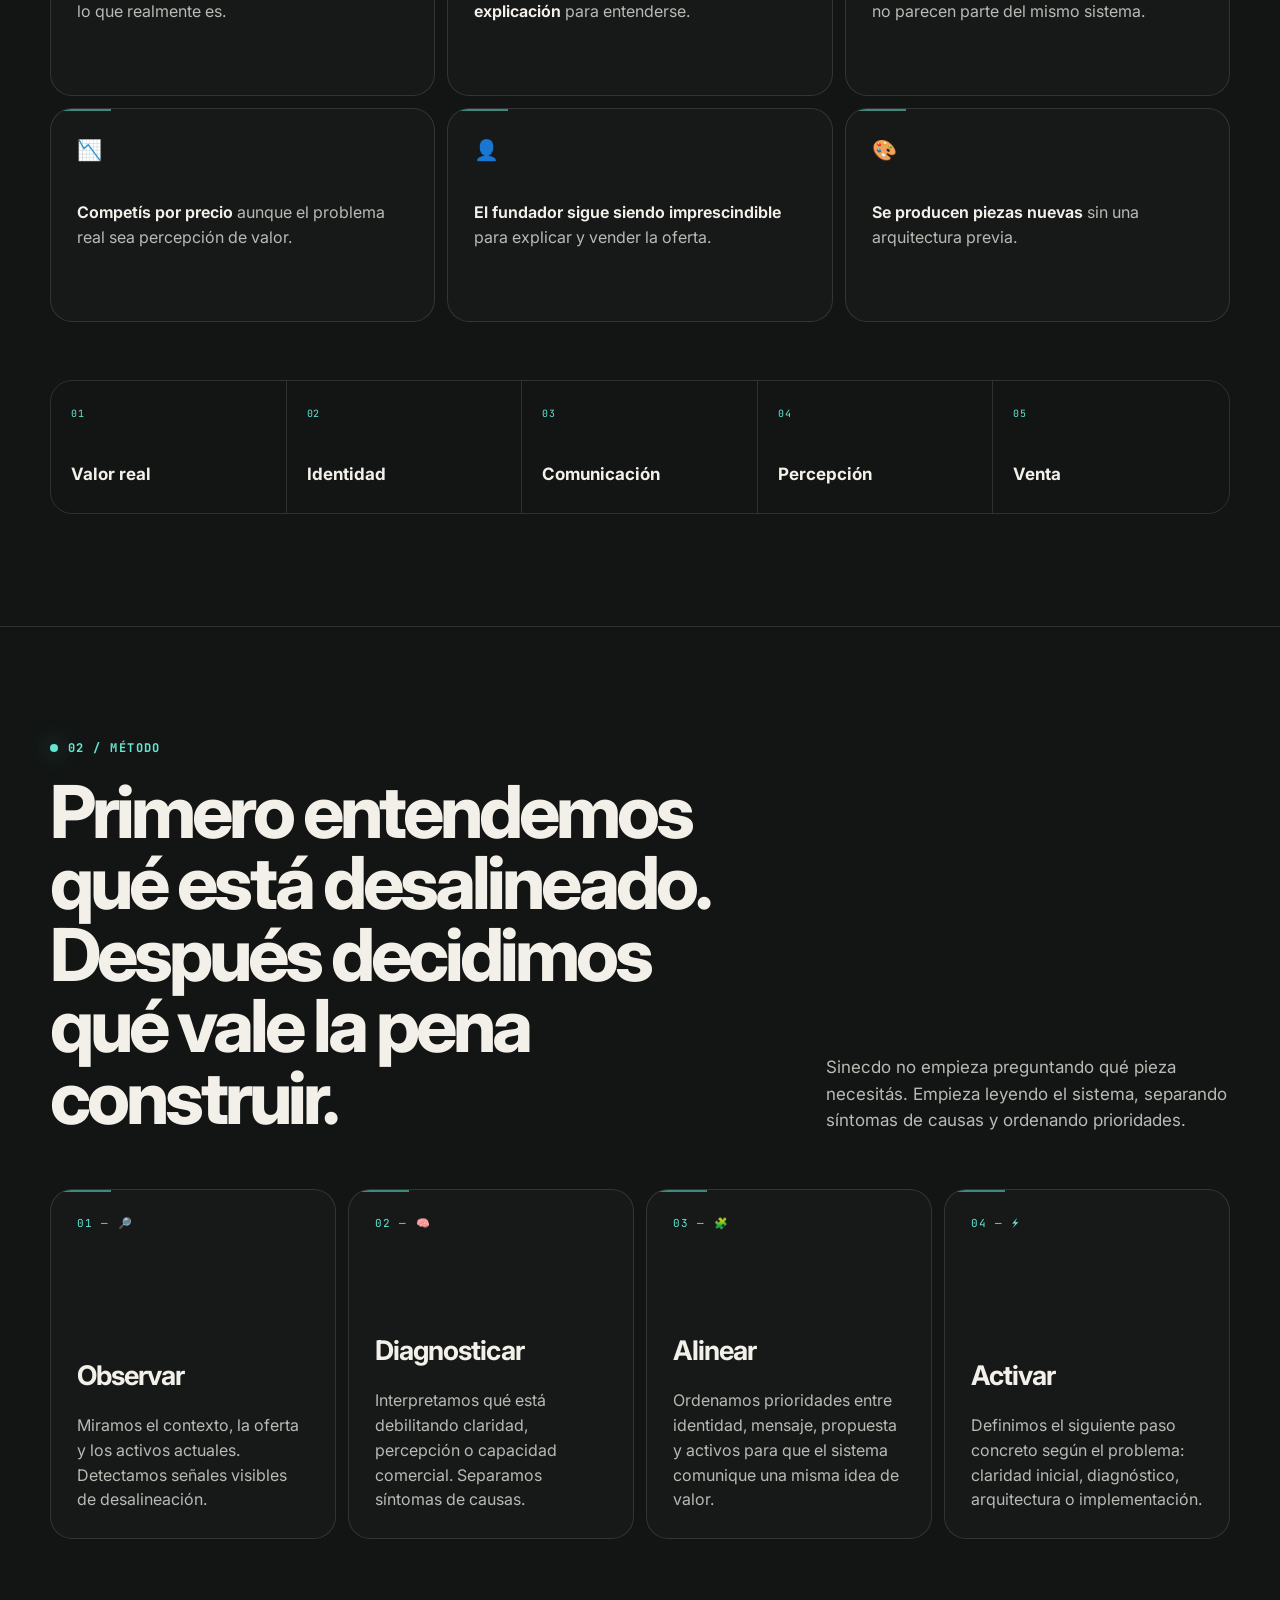
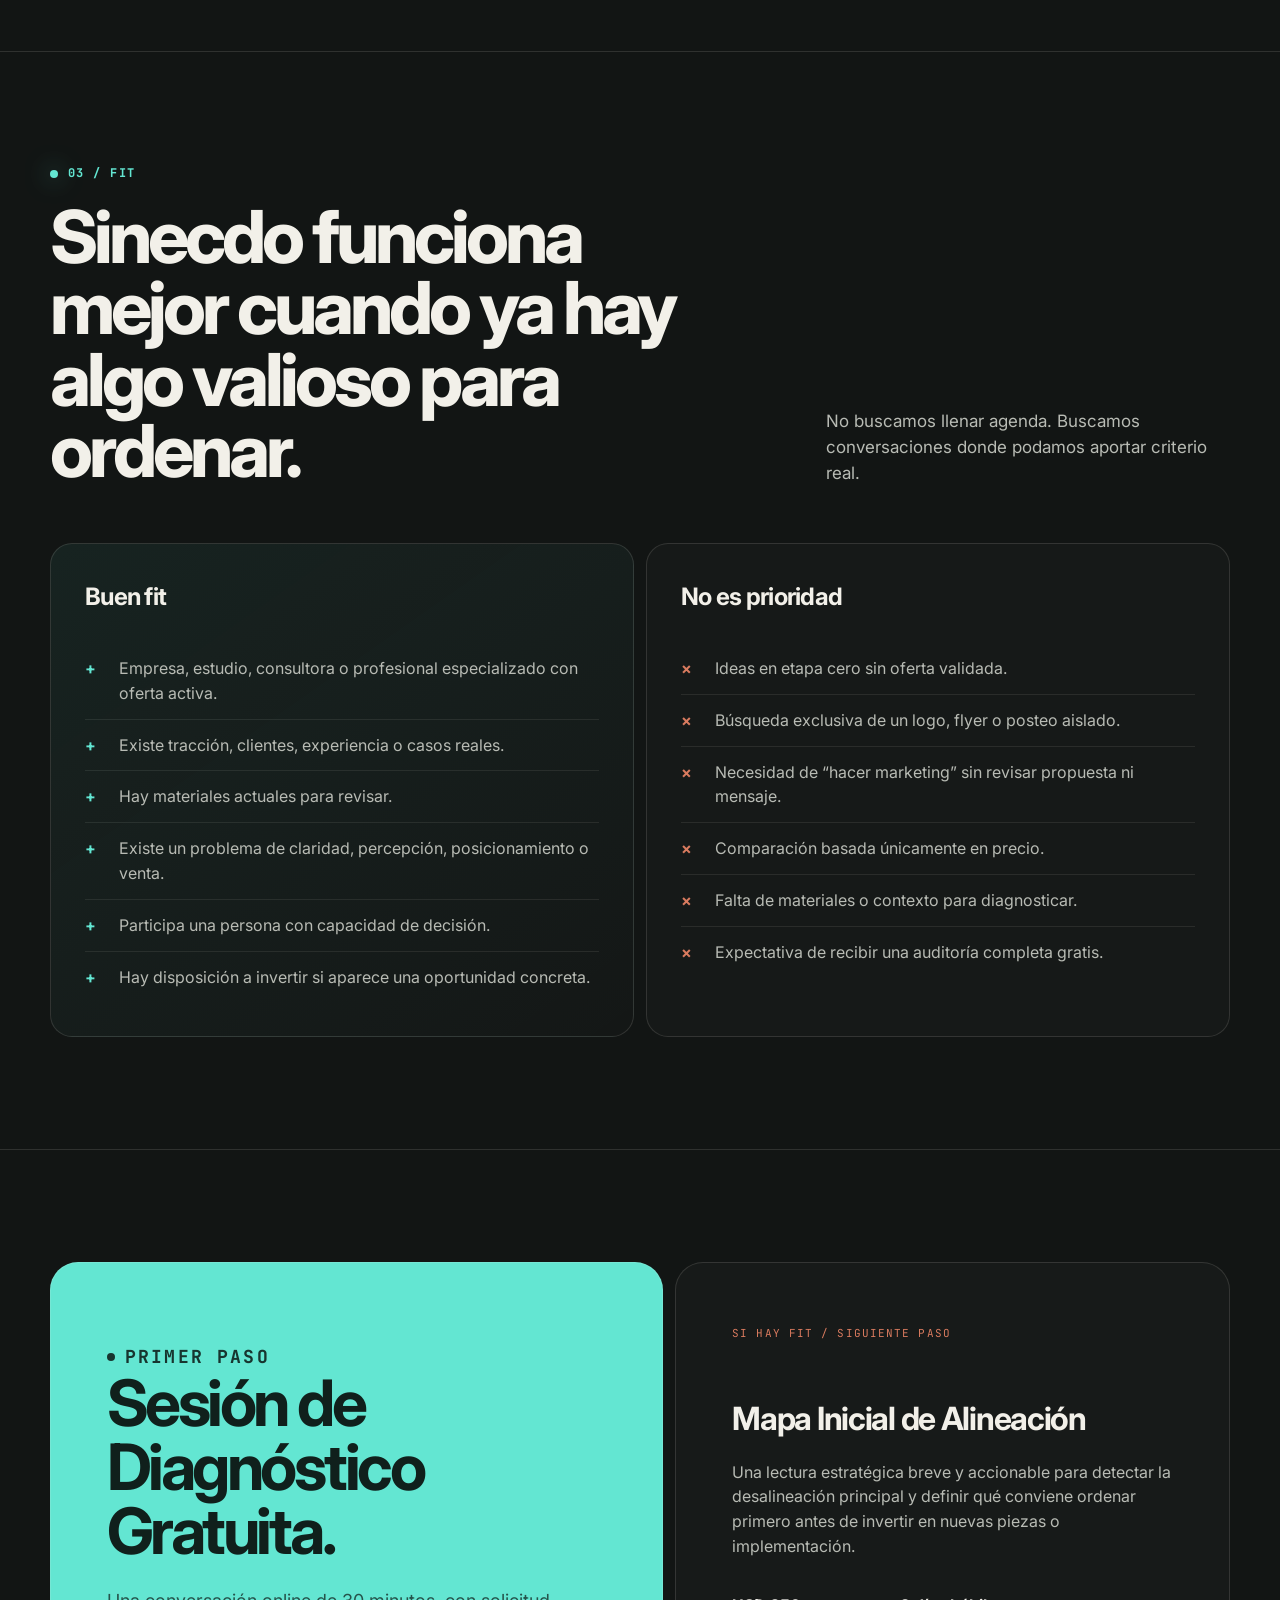
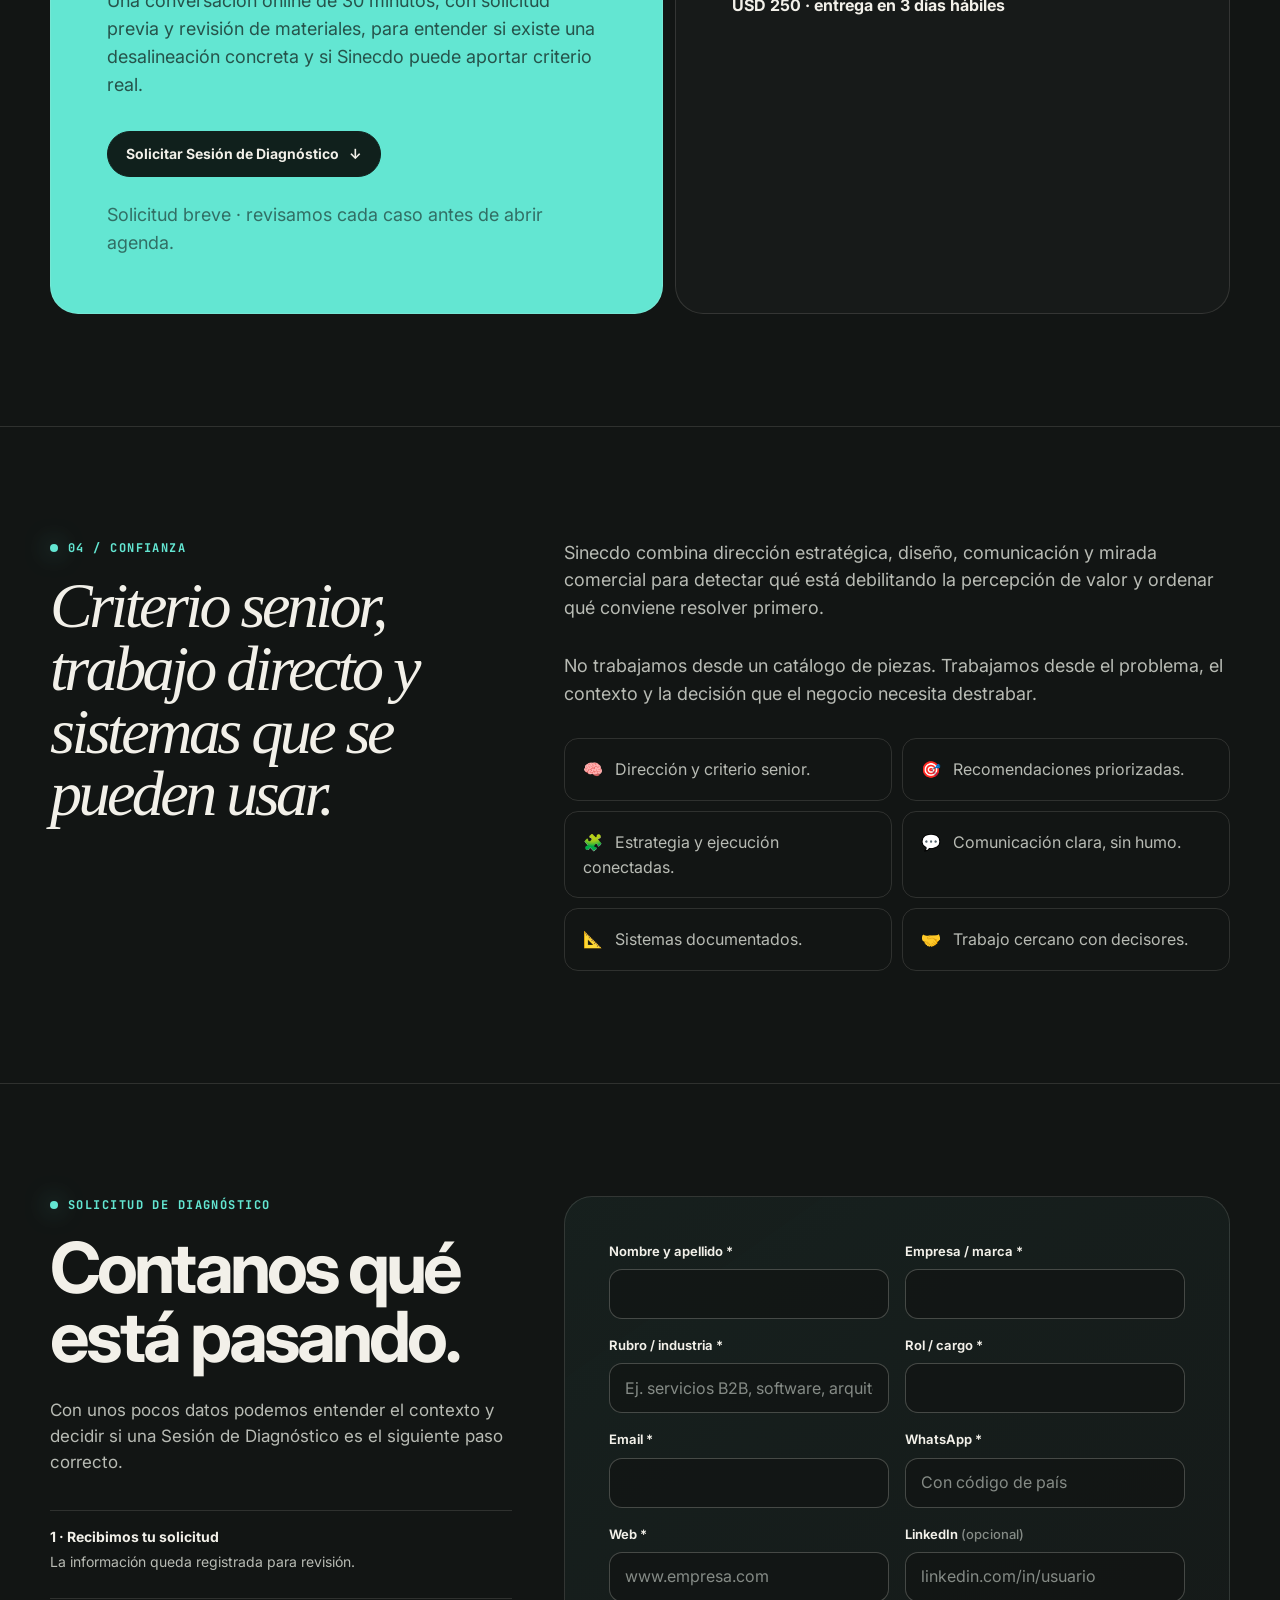
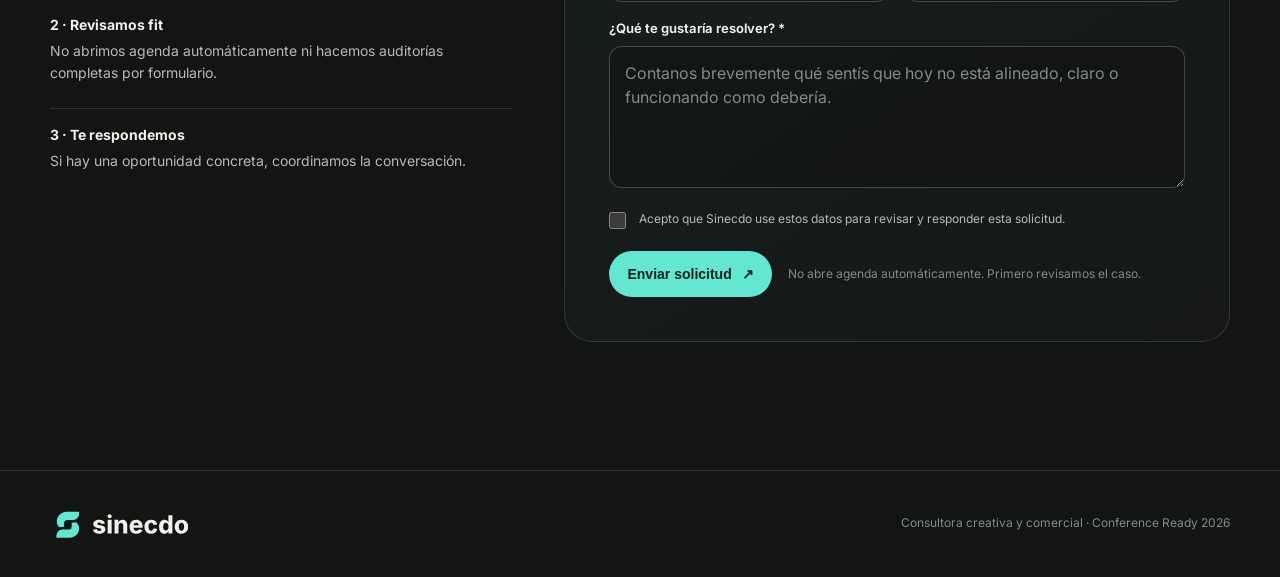
<file: qa/site/index.html>
<!doctype html>
<html lang="es">
<head>
  <meta charset="utf-8">
  <meta name="viewport" content="width=device-width, initial-scale=1">
  <meta name="robots" content="index,follow,max-image-preview:large">
  <meta name="description" content="Sinecdo es una consultora creativa y comercial que ayuda a empresas con valor real pero comunicación desalineada a ordenar cómo se ven, cómo se explican y cómo venden.">
  <meta name="theme-color" content="#121514">
  <link rel="canonical" href="https://sinecdo.com/">
  <meta property="og:type" content="website">
  <meta property="og:locale" content="es_AR">
  <meta property="og:site_name" content="Sinecdo">
  <meta property="og:title" content="Sinecdo — Consultora creativa y comercial">
  <meta property="og:description" content="Ayudamos a empresas con valor real pero comunicación desalineada a ordenar cómo se ven, cómo se explican y cómo venden.">
  <meta property="og:url" content="https://sinecdo.com/">
  <meta name="twitter:card" content="summary">
  <meta name="twitter:title" content="Sinecdo — Consultora creativa y comercial">
  <meta name="twitter:description" content="Ayudamos a empresas con valor real pero comunicación desalineada a ordenar cómo se ven, cómo se explican y cómo venden.">
  <title>Sinecdo — Consultora creativa y comercial</title>
<link rel="icon" href="/brand/sinecdo/favicon.svg?v=20260831" type="image/svg+xml">
<link rel="icon" href="/brand/sinecdo/favicon-16.svg?v=20260831" sizes="16x16" type="image/svg+xml">
<link rel="icon" href="/brand/sinecdo/favicon-32.svg?v=20260831" sizes="32x32" type="image/svg+xml">
<link rel="icon" href="/brand/sinecdo/favicon-48.svg?v=20260831" sizes="48x48" type="image/svg+xml">
<link rel="icon" href="/brand/sinecdo/favicon-64.svg?v=20260831" sizes="64x64" type="image/svg+xml">
  <link rel="stylesheet" href="styles.css?v=identity-20260831">
  <link rel="stylesheet" href="form.css?v=identity-20260831">
  <script src="lead-capture.js?v=restore-final-20260831-2" defer></script>
</head>
<body>
  <header class="site-header">
    <div class="wrap nav">
      <a class="brand" href="#top" aria-label="Sinecdo, inicio">
        <img class="brand-logo" src="/brand/sinecdo/sinecdo-lockup-horizontal-dark-bg.svg?v=20260831" alt="Sinecdo" width="293.382" height="80">
      </a>
      <nav class="nav-links" aria-label="Navegación principal">
        <a href="#problema">Problema</a>
        <a href="#metodo">Método</a>
        <a href="#fit">Fit</a>
        <a class="button small" href="#solicitud">Solicitar Sesión</a>
      </nav>
    </div>
  </header>

  <main id="top">
    <section class="wrap hero" aria-labelledby="hero-title">
      <div class="hero-copy">
        <p class="eyebrow">Consultora creativa y comercial</p>
        <h1 id="hero-title">Tu empresa puede valer más de lo que está comunicando.</h1>
        <p>Sinecdo alinea identidad, comunicación y venta para que el mercado entienda mejor el valor que ya existe.</p>
        <div class="hero-actions">
          <a class="button" href="#solicitud">Solicitar Sesión de Diagnóstico <span aria-hidden="true">↗</span></a>
          <a class="button secondary" href="#metodo">Ver cómo trabajamos</a>
        </div>
        <p class="microcopy">Solicitud previa · revisión de materiales · 30 min online</p>
      </div>

      <div class="signal-panel" aria-label="Modelo de alineación de Sinecdo">
        <span class="signal-label">signal map / 01</span>
        <svg class="signal-map" viewBox="0 0 520 520" role="img" aria-labelledby="map-title map-desc">
          <title id="map-title">Valor real, identidad, comunicación, percepción y venta</title>
          <desc id="map-desc">Una red visual conecta los cinco componentes del modelo de alineación de Sinecdo.</desc>
          <circle class="ring" cx="260" cy="260" r="156"/>
          <circle class="ring" cx="260" cy="260" r="112"/>
          <line class="line active" x1="130" y1="150" x2="240" y2="210"/>
          <line class="line active" x1="240" y1="210" x2="350" y2="150"/>
          <line class="line" x1="240" y1="210" x2="200" y2="340"/>
          <line class="line active" x1="200" y1="340" x2="355" y2="355"/>
          <line class="line" x1="350" y1="150" x2="355" y2="355"/>
          <circle class="node active" cx="130" cy="150" r="9"/>
          <circle class="node" cx="240" cy="210" r="9"/>
          <circle class="node" cx="350" cy="150" r="9"/>
          <circle class="node" cx="200" cy="340" r="9"/>
          <circle class="node active" cx="355" cy="355" r="9"/>
          <text class="active-text" x="92" y="128">Valor real</text>
          <text x="210" y="188">Identidad</text>
          <text x="327" y="128">Comunicación</text>
          <text x="163" y="372">Percepción</text>
          <text class="active-text" x="337" y="387">Venta</text>
        </svg>
      </div>
    </section>

    <section class="section" id="problema">
      <div class="wrap">
        <div class="section-head">
          <div>
            <p class="eyebrow">01 / Desalineación</p>
            <h2 class="section-title">Muchas empresas no tienen un problema de diseño. Tienen un problema de alineación.</h2>
          </div>
          <p class="section-lead">Podés tener una buena oferta, experiencia y clientes, pero si tu identidad, tu mensaje y tus activos comerciales cuentan historias distintas, el mercado termina entendiendo menos de lo que realmente valés.</p>
        </div>

        <div class="symptom-grid">
          <article class="card"><div class="icon">🔎</div><p><strong>Tu empresa se ve más chica o genérica</strong> de lo que realmente es.</p></article>
          <article class="card"><div class="icon">💬</div><p><strong>La propuesta necesita demasiada explicación</strong> para entenderse.</p></article>
          <article class="card"><div class="icon">🧩</div><p><strong>Web, LinkedIn, PDF y discurso comercial</strong> no parecen parte del mismo sistema.</p></article>
          <article class="card"><div class="icon">📉</div><p><strong>Competís por precio</strong> aunque el problema real sea percepción de valor.</p></article>
          <article class="card"><div class="icon">👤</div><p><strong>El fundador sigue siendo imprescindible</strong> para explicar y vender la oferta.</p></article>
          <article class="card"><div class="icon">🎨</div><p><strong>Se producen piezas nuevas</strong> sin una arquitectura previa.</p></article>
        </div>

        <div class="alignment-strip" aria-label="Cadena de alineación">
          <div class="alignment-item"><span>01</span><strong>Valor real</strong></div>
          <div class="alignment-item"><span>02</span><strong>Identidad</strong></div>
          <div class="alignment-item"><span>03</span><strong>Comunicación</strong></div>
          <div class="alignment-item"><span>04</span><strong>Percepción</strong></div>
          <div class="alignment-item"><span>05</span><strong>Venta</strong></div>
        </div>
      </div>
    </section>

    <section class="section" id="metodo">
      <div class="wrap">
        <div class="section-head">
          <div>
            <p class="eyebrow">02 / Método</p>
            <h2 class="section-title">Primero entendemos qué está desalineado. Después decidimos qué vale la pena construir.</h2>
          </div>
          <p class="section-lead">Sinecdo no empieza preguntando qué pieza necesitás. Empieza leyendo el sistema, separando síntomas de causas y ordenando prioridades.</p>
        </div>

        <div class="method-grid">
          <article class="card method-card"><span class="num">01 — 🔎</span><h3>Observar</h3><p>Miramos el contexto, la oferta y los activos actuales. Detectamos señales visibles de desalineación.</p></article>
          <article class="card method-card"><span class="num">02 — 🧠</span><h3>Diagnosticar</h3><p>Interpretamos qué está debilitando claridad, percepción o capacidad comercial. Separamos síntomas de causas.</p></article>
          <article class="card method-card"><span class="num">03 — 🧩</span><h3>Alinear</h3><p>Ordenamos prioridades entre identidad, mensaje, propuesta y activos para que el sistema comunique una misma idea de valor.</p></article>
          <article class="card method-card"><span class="num">04 — ⚡</span><h3>Activar</h3><p>Definimos el siguiente paso concreto según el problema: claridad inicial, diagnóstico, arquitectura o implementación.</p></article>
        </div>
      </div>
    </section>

    <section class="section" id="fit">
      <div class="wrap">
        <div class="section-head">
          <div>
            <p class="eyebrow">03 / Fit</p>
            <h2 class="section-title">Sinecdo funciona mejor cuando ya hay algo valioso para ordenar.</h2>
          </div>
          <p class="section-lead">No buscamos llenar agenda. Buscamos conversaciones donde podamos aportar criterio real.</p>
        </div>

        <div class="fit-grid">
          <div class="fit-column good">
            <h3>Buen fit</h3>
            <ul class="clean-list">
              <li><b>+</b><span>Empresa, estudio, consultora o profesional especializado con oferta activa.</span></li>
              <li><b>+</b><span>Existe tracción, clientes, experiencia o casos reales.</span></li>
              <li><b>+</b><span>Hay materiales actuales para revisar.</span></li>
              <li><b>+</b><span>Existe un problema de claridad, percepción, posicionamiento o venta.</span></li>
              <li><b>+</b><span>Participa una persona con capacidad de decisión.</span></li>
              <li><b>+</b><span>Hay disposición a invertir si aparece una oportunidad concreta.</span></li>
            </ul>
          </div>
          <div class="fit-column">
            <h3>No es prioridad</h3>
            <ul class="clean-list">
              <li><b>×</b><span>Ideas en etapa cero sin oferta validada.</span></li>
              <li><b>×</b><span>Búsqueda exclusiva de un logo, flyer o posteo aislado.</span></li>
              <li><b>×</b><span>Necesidad de “hacer marketing” sin revisar propuesta ni mensaje.</span></li>
              <li><b>×</b><span>Comparación basada únicamente en precio.</span></li>
              <li><b>×</b><span>Falta de materiales o contexto para diagnosticar.</span></li>
              <li><b>×</b><span>Expectativa de recibir una auditoría completa gratis.</span></li>
            </ul>
          </div>
        </div>
      </div>
    </section>

    <section class="section" id="diagnostico">
      <div class="wrap diagnostic-shell">
        <article class="diagnostic-main">
          <p class="eyebrow">Primer paso</p>
          <h2>Sesión de Diagnóstico Gratuita.</h2>
          <p>Una conversación online de 30 minutos, con solicitud previa y revisión de materiales, para entender si existe una desalineación concreta y si Sinecdo puede aportar criterio real.</p>
          <a class="button" href="#solicitud">Solicitar Sesión de Diagnóstico <span aria-hidden="true">↓</span></a>
          <p class="microcopy">Solicitud breve · revisamos cada caso antes de abrir agenda.</p>
        </article>
        <aside class="next-step">
          <span class="tag">Si hay fit / siguiente paso</span>
          <h3>Mapa Inicial de Alineación</h3>
          <p>Una lectura estratégica breve y accionable para detectar la desalineación principal y definir qué conviene ordenar primero antes de invertir en nuevas piezas o implementación.</p>
          <strong class="price">USD 250 · entrega en 3 días hábiles</strong>
        </aside>
      </div>
    </section>

    <section class="section">
      <div class="wrap trust-grid">
        <div>
          <p class="eyebrow">04 / Confianza</p>
          <h2 class="quote-title">Criterio senior, trabajo directo y sistemas que se pueden usar.</h2>
        </div>
        <div class="trust-copy">
          <p>Sinecdo combina dirección estratégica, diseño, comunicación y mirada comercial para detectar qué está debilitando la percepción de valor y ordenar qué conviene resolver primero.</p>
          <p>No trabajamos desde un catálogo de piezas. Trabajamos desde el problema, el contexto y la decisión que el negocio necesita destrabar.</p>
          <div class="trust-signals">
            <div class="trust-signal"><span>🧠</span> Dirección y criterio senior.</div>
            <div class="trust-signal"><span>🎯</span> Recomendaciones priorizadas.</div>
            <div class="trust-signal"><span>🧩</span> Estrategia y ejecución conectadas.</div>
            <div class="trust-signal"><span>💬</span> Comunicación clara, sin humo.</div>
            <div class="trust-signal"><span>📐</span> Sistemas documentados.</div>
            <div class="trust-signal"><span>🤝</span> Trabajo cercano con decisores.</div>
          </div>
        </div>
      </div>
    </section>

    <section class="lead-capture-section" id="solicitud" aria-labelledby="solicitud-title">
      <div class="wrap lead-capture-grid">
        <div class="lead-capture-copy">
          <p class="eyebrow">Solicitud de diagnóstico</p>
          <h2 id="solicitud-title">Contanos qué está pasando.</h2>
          <p>Con unos pocos datos podemos entender el contexto y decidir si una Sesión de Diagnóstico es el siguiente paso correcto.</p>
          <div class="lead-capture-points">
            <div class="lead-capture-point"><strong>1 · Recibimos tu solicitud</strong>La información queda registrada para revisión.</div>
            <div class="lead-capture-point"><strong>2 · Revisamos fit</strong>No abrimos agenda automáticamente ni hacemos auditorías completas por formulario.</div>
            <div class="lead-capture-point"><strong>3 · Te respondemos</strong>Si hay una oportunidad concreta, coordinamos la conversación.</div>
          </div>
        </div>

        <div class="lead-form-shell">
          <form class="lead-form" id="lead-form" novalidate>
            <div class="form-grid">
              <div class="form-field">
                <label for="nombre">Nombre y apellido *</label>
                <input id="nombre" name="nombre" type="text" autocomplete="name" required maxlength="120">
              </div>
              <div class="form-field">
                <label for="empresa">Empresa / marca *</label>
                <input id="empresa" name="empresa" type="text" autocomplete="organization" required maxlength="160">
              </div>
              <div class="form-field">
                <label for="rubro">Rubro / industria *</label>
                <input id="rubro" name="rubro" type="text" required maxlength="120" placeholder="Ej. servicios B2B, software, arquitectura">
              </div>
              <div class="form-field">
                <label for="rol">Rol / cargo *</label>
                <input id="rol" name="rol" type="text" autocomplete="organization-title" required maxlength="120">
              </div>
              <div class="form-field">
                <label for="email">Email *</label>
                <input id="email" name="email" type="email" autocomplete="email" required maxlength="180">
              </div>
              <div class="form-field">
                <label for="whatsapp">WhatsApp *</label>
                <input id="whatsapp" name="whatsapp" type="tel" autocomplete="tel" required maxlength="80" placeholder="Con código de país">
              </div>
              <div class="form-field">
                <label for="web">Web *</label>
                <input id="web" name="web" type="text" inputmode="url" required maxlength="300" placeholder="www.empresa.com">
              </div>
              <div class="form-field">
                <label for="linkedin">LinkedIn <span class="optional">(opcional)</span></label>
                <input id="linkedin" name="linkedin" type="text" inputmode="url" maxlength="300" placeholder="linkedin.com/in/usuario">
              </div>
              <div class="form-field full">
                <label for="problema">¿Qué te gustaría resolver? *</label>
                <textarea id="problema" name="problema" required maxlength="2000" placeholder="Contanos brevemente qué sentís que hoy no está alineado, claro o funcionando como debería."></textarea>
              </div>
            </div>

            <div class="honeypot" aria-hidden="true">
              <label for="website_check">No completar</label>
              <input id="website_check" name="website_check" type="text" tabindex="-1" autocomplete="off">
            </div>

            <input type="hidden" name="origen" value="Web">
            <input type="hidden" name="campania" value="">
            <input type="hidden" name="utm_source" value="">
            <input type="hidden" name="utm_medium" value="">
            <input type="hidden" name="utm_campaign" value="">
            <input type="hidden" name="utm_content" value="">
            <input type="hidden" name="page_url" value="">

            <label class="form-consent" for="consentimiento">
              <input id="consentimiento" name="consentimiento" type="checkbox" value="si" required>
              <span>Acepto que Sinecdo use estos datos para revisar y responder esta solicitud.</span>
            </label>

            <div class="form-actions">
              <button class="button" type="submit"><span data-submit-label>Enviar solicitud</span> <span aria-hidden="true">↗</span></button>
              <p class="form-note">No abre agenda automáticamente. Primero revisamos el caso.</p>
            </div>

            <div class="form-status" id="lead-form-status" role="status" tabindex="-1" hidden></div>
          </form>
        </div>
      </div>
    </section>
  </main>

  <footer class="site-footer">
    <div class="wrap footer-row">
      <a class="footer-brand" href="#top" aria-label="Sinecdo, inicio">
        <img class="footer-brand-logo" src="/brand/sinecdo/sinecdo-lockup-horizontal-dark-bg.svg?v=20260831" alt="Sinecdo" width="293.382" height="80">
      </a>
      <span>Consultora creativa y comercial · Conference Ready 2026</span>
    </div>
  </footer>
</body>
</html>
</file>
<file: styles.css>
@import url('https://fonts.googleapis.com/css2?family=Inter:opsz,wght@14..32,400..900&family=JetBrains+Mono:wght@500;600;700&display=swap');

:root {
  color-scheme: dark;
  --graphite-950: #121514;
  --graphite-900: #171b1a;
  --graphite-850: #1c211f;
  --graphite-800: #222826;
  --stone: #f2f0e9;
  --stone-muted: #b8bbb4;
  --stone-dim: #858b86;
  --aqua: #63E6D2;
  --aqua-soft: rgba(99, 230, 210, .12);
  --aqua-line: rgba(99, 230, 210, .34);
  --terracotta: #d97b5f;
  --line: rgba(242, 240, 233, .13);
  --line-strong: rgba(242, 240, 233, .23);
  --max: 1180px;
  --radius: 22px;
  --brand-word-weight: 760;
  --brand-word-tracking: 0em;
  --brand-word-leading: .98;
}

* { box-sizing: border-box; }

html { scroll-behavior: smooth; }

body {
  margin: 0;
  background:
    radial-gradient(circle at 82% 10%, rgba(99, 230, 210, .055), transparent 28rem),
    var(--graphite-950);
  color: var(--stone);
  font-family: "DM Sans", ui-sans-serif, system-ui, -apple-system, BlinkMacSystemFont, "Segoe UI", sans-serif;
  font-size: 16px;
  line-height: 1.55;
  -webkit-font-smoothing: antialiased;
}

body::before {
  content: "";
  position: fixed;
  inset: 0;
  z-index: -1;
  opacity: .18;
  pointer-events: none;
  background-image:
    linear-gradient(rgba(242, 240, 233, .035) 1px, transparent 1px),
    linear-gradient(90deg, rgba(242, 240, 233, .035) 1px, transparent 1px);
  background-size: 64px 64px;
  mask-image: linear-gradient(to bottom, #000, transparent 72%);
}

a { color: inherit; }

button, a { -webkit-tap-highlight-color: transparent; }

.wrap {
  width: min(calc(100% - 40px), var(--max));
  margin-inline: auto;
}

.site-header {
  position: sticky;
  top: 0;
  z-index: 20;
  border-bottom: 1px solid rgba(242, 240, 233, .08);
  background: rgba(18, 21, 20, .82);
  backdrop-filter: blur(18px);
}

.nav {
  min-height: 72px;
  display: flex;
  align-items: center;
  justify-content: space-between;
  gap: 24px;
}

.brand,
.footer-brand {
  display: inline-flex;
  align-items: center;
  flex: 0 0 auto;
  gap: 8px;
  text-decoration: none;
  line-height: 0;
  color: var(--stone);
}

/*
  Web wordmark: live Inter variable text, intentionally tied to the same
  weight / tracking / leading as .section-title. The existing <img> stays
  in markup as a fallback asset but is visually replaced here.
*/
.brand-logo,
.footer-brand-logo {
  display: none;
}

.brand::before,
.footer-brand::before {
  content: "";
  display: block;
  flex: 0 0 auto;
  width: 36px;
  height: 36px;
  background: url('/brand/sinecdo/sinecdo-symbol-master-aqua.svg?v=20260902-brand-v06') center / contain no-repeat;
}

.brand::after,
.footer-brand::after {
  content: "sinecdo";
  display: block;
  color: var(--stone);
  font-family: Inter, ui-sans-serif, system-ui, -apple-system, BlinkMacSystemFont, "Segoe UI", sans-serif;
  font-optical-sizing: auto;
  font-weight: var(--brand-word-weight);
  letter-spacing: var(--brand-word-tracking);
  line-height: var(--brand-word-leading);
  white-space: nowrap;
}

.brand::after { font-size: 34px; }
.footer-brand::before { width: 30px; height: 30px; }
.footer-brand::after { font-size: 28px; }

.nav-links {
  display: flex;
  align-items: center;
  gap: 24px;
  color: var(--stone-muted);
  font-size: 14px;
}

.nav-links a { text-decoration: none; }
.nav-links a:hover { color: var(--stone); }

.button {
  display: inline-flex;
  min-height: 46px;
  align-items: center;
  justify-content: center;
  gap: 10px;
  padding: 0 18px;
  border: 1px solid var(--aqua);
  border-radius: 999px;
  background: var(--aqua);
  color: #10201c;
  text-decoration: none;
  font-weight: 690;
  font-size: 14px;
  transition: transform .2s ease, background .2s ease, border-color .2s ease;
}

.button:hover { transform: translateY(-2px); }

.button.secondary {
  background: transparent;
  border-color: var(--line-strong);
  color: var(--stone);
}

.button.secondary:hover { border-color: var(--aqua-line); }

.button.small { min-height: 38px; padding-inline: 15px; font-size: 13px; }

.eyebrow {
  display: flex;
  align-items: center;
  gap: 10px;
  margin: 0 0 18px;
  color: var(--aqua);
  font-size: 12px;
  font-weight: 720;
  letter-spacing: .12em;
  text-transform: uppercase;
}

.eyebrow::before {
  content: "";
  width: 8px;
  height: 8px;
  border-radius: 50%;
  background: var(--aqua);
  box-shadow: 0 0 24px rgba(99, 230, 210, .7);
}

.hero {
  min-height: calc(100vh - 72px);
  display: grid;
  grid-template-columns: minmax(0, 1.08fr) minmax(360px, .92fr);
  align-items: center;
  gap: 76px;
  padding-block: 78px 86px;
}

.hero h1,
.section-title,
.quote-title {
  margin: 0;
  line-height: .98;
}

.hero h1 {
  max-width: 770px;
  font-weight: 760;
  letter-spacing: -.055em;
  font-size: clamp(54px, 7vw, 100px);
}

/* Editorial H2 base. Final hierarchy is reinforced in typography.css. */
.section-title {
  max-width: 860px;
  font-family: "DM Sans", ui-sans-serif, system-ui, -apple-system, BlinkMacSystemFont, "Segoe UI", sans-serif;
  font-weight: 780;
  letter-spacing: -.025em;
  line-height: .98;
  font-size: clamp(42px, 5.7vw, 74px);
}

.hero-copy > p:not(.eyebrow):not(.microcopy) {
  max-width: 670px;
  margin: 28px 0 0;
  color: var(--stone-muted);
  font-size: clamp(18px, 2vw, 22px);
  line-height: 1.5;
}

.hero-actions {
  display: flex;
  flex-wrap: wrap;
  gap: 12px;
  margin-top: 34px;
}

.microcopy {
  margin: 14px 0 0;
  color: var(--stone-dim);
  font-size: 12px;
}

.signal-panel {
  position: relative;
  min-height: 520px;
  overflow: hidden;
  border: 1px solid var(--line);
  border-radius: 30px;
  background: linear-gradient(145deg, rgba(255,255,255,.035), rgba(255,255,255,.012));
}

.signal-panel::after {
  content: "LA PARTE REVELA EL SISTEMA";
  position: absolute;
  left: 28px;
  bottom: 24px;
  color: rgba(242, 240, 233, .42);
  font-family: "DM Sans", ui-sans-serif, system-ui, sans-serif;
  font-size: 13px;
  font-style: italic;
  letter-spacing: .08em;
}

.signal-label {
  position: absolute;
  top: 22px;
  left: 24px;
  padding: 7px 9px;
  border: 1px solid var(--line);
  border-radius: 8px;
  color: var(--stone-muted);
  font-family: ui-monospace, SFMono-Regular, Menlo, Monaco, Consolas, monospace;
  font-size: 10px;
  letter-spacing: .07em;
  text-transform: uppercase;
}

.signal-map {
  width: 100%;
  height: 100%;
  min-height: 520px;
  display: block;
}

.signal-map .line { stroke: rgba(242, 240, 233, .16); stroke-width: 1.4; }
.signal-map .line.active { stroke: var(--aqua); stroke-opacity: .62; }
.signal-map .node { fill: var(--graphite-900); stroke: rgba(242,240,233,.25); stroke-width: 1.4; }
.signal-map .node.active { fill: var(--aqua); stroke: var(--aqua); }
.signal-map .ring { fill: none; stroke: rgba(99,230,210,.17); }
.signal-map text { fill: var(--stone-muted); font: 12px "DM Sans", system-ui, sans-serif; }
.signal-map .active-text { fill: var(--aqua); }

.section {
  padding-block: 112px;
  border-top: 1px solid var(--line);
}

.section-head {
  display: grid;
  grid-template-columns: minmax(0, 1.15fr) minmax(280px, .65fr);
  gap: 60px;
  align-items: end;
  margin-bottom: 56px;
}

.section-lead {
  margin: 0;
  color: var(--stone-muted);
  font-size: 17px;
}

.symptom-grid {
  display: grid;
  grid-template-columns: repeat(3, 1fr);
  gap: 12px;
}

.card {
  position: relative;
  overflow: hidden;
  min-height: 214px;
  padding: 26px;
  border: 1px solid var(--line);
  border-radius: var(--radius);
  background: rgba(255,255,255,.018);
}

.card::before {
  content: "";
  position: absolute;
  top: 0;
  left: 0;
  width: 60px;
  height: 2px;
  background: var(--aqua);
  opacity: .55;
}

.card .icon { margin-bottom: 34px; font-size: 20px; }
.card p { margin: 0; color: var(--stone-muted); }
.card strong { color: var(--stone); font-weight: 660; }

.alignment-strip {
  display: grid;
  grid-template-columns: repeat(5, 1fr);
  border: 1px solid var(--line);
  border-radius: var(--radius);
  overflow: hidden;
  margin-top: 58px;
}

.alignment-item {
  position: relative;
  min-height: 132px;
  padding: 26px 20px;
  display: flex;
  flex-direction: column;
  justify-content: space-between;
  border-right: 1px solid var(--line);
}

.alignment-item:last-child { border-right: 0; }
.alignment-item span { color: var(--aqua); font: 10px ui-monospace, monospace; letter-spacing: .08em; }
.alignment-item strong { font-size: 17px; }

.method-grid {
  display: grid;
  grid-template-columns: repeat(4, 1fr);
  gap: 12px;
}

.method-card {
  min-height: 350px;
  display: flex;
  flex-direction: column;
}

.method-card .num {
  color: var(--aqua);
  font: 11px ui-monospace, monospace;
  letter-spacing: .1em;
}

.method-card h3 {
  margin: auto 0 16px;
  font-size: 27px;
  letter-spacing: -.035em;
}

.method-card p { color: var(--stone-muted); }

.fit-grid {
  display: grid;
  grid-template-columns: 1fr 1fr;
  gap: 12px;
}

.fit-column {
  padding: 34px;
  border: 1px solid var(--line);
  border-radius: var(--radius);
  background: rgba(255,255,255,.018);
}

.fit-column.good { background: linear-gradient(145deg, rgba(99,230,210,.07), rgba(255,255,255,.012)); }
.fit-column h3 { margin: 0 0 28px; font-size: 24px; letter-spacing: -.03em; }

.clean-list { list-style: none; padding: 0; margin: 0; }
.clean-list li {
  display: grid;
  grid-template-columns: 24px 1fr;
  gap: 10px;
  padding: 13px 0;
  border-top: 1px solid rgba(242,240,233,.085);
  color: var(--stone-muted);
}
.clean-list li:first-child { border-top: 0; }
.clean-list b { color: var(--aqua); font-weight: 700; }
.fit-column:not(.good) .clean-list b { color: var(--terracotta); }

.diagnostic-shell {
  display: grid;
  grid-template-columns: 1.05fr .95fr;
  gap: 12px;
}

.diagnostic-main,
.next-step {
  border: 1px solid var(--line);
  border-radius: 28px;
  padding: clamp(30px, 5vw, 56px);
}

.diagnostic-main {
  background: var(--aqua);
  color: #10201c;
}

.diagnostic-main .eyebrow { color: #17352f; }
.diagnostic-main .eyebrow::before { background: #17352f; box-shadow: none; }
.diagnostic-main h2 { margin: 0; font-size: clamp(42px, 5vw, 66px); line-height: 1; letter-spacing: -.055em; }
.diagnostic-main > p { max-width: 580px; margin: 24px 0 0; font-size: 18px; color: rgba(16,32,28,.74); }
.diagnostic-main .button { margin-top: 32px; background: #10201c; border-color: #10201c; color: var(--stone); }
.diagnostic-main .microcopy { color: rgba(16,32,28,.6); }

.next-step {
  background: rgba(255,255,255,.024);
}
.next-step .tag { color: var(--terracotta); font: 11px ui-monospace, monospace; text-transform: uppercase; letter-spacing: .1em; }
.next-step h3 { margin: 50px 0 16px; font-size: 32px; letter-spacing: -.04em; }
.next-step p { margin: 0; color: var(--stone-muted); }
.next-step .price { display: block; margin-top: 34px; color: var(--stone); font-size: 16px; }

.trust-grid {
  display: grid;
  grid-template-columns: .8fr 1.2fr;
  gap: 70px;
  align-items: start;
}

.quote-title {
  font-family: "DM Sans", ui-sans-serif, system-ui, sans-serif;
  font-style: italic;
  font-weight: 400;
  font-size: clamp(42px, 5vw, 68px);
}

.trust-copy > p { margin: 0 0 30px; color: var(--stone-muted); font-size: 18px; }
.trust-signals { display: grid; grid-template-columns: 1fr 1fr; gap: 10px; }
.trust-signal { padding: 18px; border: 1px solid var(--line); border-radius: 14px; color: var(--stone-muted); }
.trust-signal span { margin-right: 8px; }

.final-cta {
  padding-block: 130px;
  text-align: center;
}
.final-cta h2 { max-width: 900px; margin: 0 auto; font-size: clamp(46px, 6.5vw, 88px); line-height: .96; letter-spacing: -.06em; }
.final-cta p { max-width: 680px; margin: 26px auto 0; color: var(--stone-muted); font-size: 18px; }
.final-cta .button { margin-top: 30px; }

.site-footer {
  padding-block: 34px;
  border-top: 1px solid var(--line);
  color: var(--stone-dim);
  font-size: 12px;
}
.footer-row { display: flex; align-items: center; justify-content: space-between; gap: 18px; }

@media (max-width: 980px) {
  .hero { grid-template-columns: 1fr; gap: 44px; min-height: auto; }
  .signal-panel { min-height: 430px; }
  .signal-map { min-height: 430px; }
  .section-head { grid-template-columns: 1fr; gap: 22px; }
  .symptom-grid { grid-template-columns: repeat(2, 1fr); }
  .method-grid { grid-template-columns: repeat(2, 1fr); }
  .diagnostic-shell, .trust-grid { grid-template-columns: 1fr; }
  .trust-grid { gap: 46px; }
}

@media (max-width: 720px) {
  .wrap { width: min(calc(100% - 28px), var(--max)); }
  .nav { min-height: 64px; }
  .brand { gap: 7px; }
  .brand::before { width: 31px; height: 31px; }
  .brand::after { font-size: 29px; }
  .footer-brand::before { width: 28px; height: 28px; }
  .footer-brand::after { font-size: 26px; }
  .nav-links > a:not(.button) { display: none; }
  .hero { padding-block: 58px 66px; }
  .hero h1 { font-size: clamp(49px, 15vw, 72px); }
  .signal-panel, .signal-map { min-height: 360px; }
  .section { padding-block: 82px; }
  .symptom-grid, .method-grid, .fit-grid { grid-template-columns: 1fr; }
  .alignment-strip { grid-template-columns: 1fr; }
  .alignment-item { min-height: 94px; border-right: 0; border-bottom: 1px solid var(--line); }
  .alignment-item:last-child { border-bottom: 0; }
  .method-card { min-height: 270px; }
  .trust-signals { grid-template-columns: 1fr; }
  .diagnostic-main, .next-step { padding: 30px 24px; }
  .footer-row { align-items: flex-start; flex-direction: column; }
}

@media (prefers-reduced-motion: reduce) {
  html { scroll-behavior: auto; }
  *, *::before, *::after { transition: none !important; }
}
</file>
<file: form.css>
.eyebrow,
.signal-label,
.alignment-item span,
.method-card .num,
.next-step .tag {
  font-family: "JetBrains Mono", ui-monospace, SFMono-Regular, Menlo, Monaco, Consolas, monospace;
}

.lead-capture-section {
  padding-block: 112px 128px;
  border-top: 1px solid var(--line);
}

.lead-capture-grid {
  display: grid;
  grid-template-columns: minmax(0, .82fr) minmax(0, 1.18fr);
  gap: 52px;
  align-items: start;
}

.lead-capture-copy {
  position: sticky;
  top: 112px;
}

.lead-capture-copy h2 {
  margin: 0;
  max-width: 620px;
  font-size: clamp(44px, 5.5vw, 76px);
  line-height: .98;
  letter-spacing: -.055em;
}

.lead-capture-copy > p:not(.eyebrow) {
  max-width: 570px;
  margin: 26px 0 0;
  color: var(--stone-muted);
  font-size: 17px;
}

.lead-capture-points {
  display: grid;
  gap: 10px;
  margin-top: 34px;
}

.lead-capture-point {
  padding: 15px 0;
  border-top: 1px solid var(--line);
  color: var(--stone-muted);
  font-size: 14px;
}

.lead-capture-point strong {
  display: block;
  margin-bottom: 4px;
  color: var(--stone);
}

.lead-form-shell {
  border: 1px solid var(--line);
  border-radius: 28px;
  padding: clamp(24px, 4vw, 44px);
  background: linear-gradient(145deg, rgba(99,230,210,.055), rgba(255,255,255,.015));
}

.lead-form {
  display: grid;
  gap: 22px;
}

.form-grid {
  display: grid;
  grid-template-columns: 1fr 1fr;
  gap: 16px;
}

.form-field {
  display: grid;
  gap: 8px;
}

.form-field.full {
  grid-column: 1 / -1;
}

.form-field label,
.form-label {
  color: var(--stone);
  font-size: 13px;
  font-weight: 650;
}

.form-field .optional {
  color: var(--stone-dim);
  font-weight: 500;
}

.form-field input,
.form-field textarea {
  width: 100%;
  border: 1px solid var(--line-strong);
  border-radius: 13px;
  background: rgba(18,21,20,.72);
  color: var(--stone);
  font: inherit;
  outline: none;
  transition: border-color .18s ease, box-shadow .18s ease;
}

.form-field input {
  min-height: 50px;
  padding: 0 15px;
}

.form-field textarea {
  min-height: 142px;
  resize: vertical;
  padding: 14px 15px;
  line-height: 1.5;
}

.form-field input::placeholder,
.form-field textarea::placeholder {
  color: var(--stone-dim);
}

.form-field input:focus,
.form-field textarea:focus {
  border-color: var(--aqua);
  box-shadow: 0 0 0 3px rgba(99,230,210,.09);
}

.form-consent {
  display: grid;
  grid-template-columns: 20px 1fr;
  gap: 10px;
  align-items: start;
  color: var(--stone-muted);
  font-size: 12px;
  line-height: 1.45;
}

.form-consent input {
  width: 17px;
  height: 17px;
  margin: 2px 0 0;
  accent-color: var(--aqua);
}

.form-actions {
  display: flex;
  align-items: center;
  gap: 16px;
  flex-wrap: wrap;
}

.form-actions .button {
  border: 0;
  cursor: pointer;
}

.form-actions .button:disabled {
  opacity: .62;
  cursor: wait;
  transform: none;
}

.form-note {
  margin: 0;
  color: var(--stone-dim);
  font-size: 12px;
}

.form-status {
  margin: 0;
  padding: 15px 17px;
  border: 1px solid var(--line);
  border-radius: 12px;
  font-size: 14px;
  outline: none;
}

.form-status.success {
  border-color: var(--aqua-line);
  background: var(--aqua-soft);
  color: var(--stone);
}

.form-status.error {
  border-color: rgba(217,123,95,.48);
  background: rgba(217,123,95,.08);
  color: var(--stone);
}

.lead-form.is-submitted {
  min-height: 360px;
  align-content: center;
}

.lead-form.is-submitted .form-grid,
.lead-form.is-submitted .form-consent,
.lead-form.is-submitted .form-actions {
  display: none;
}

.lead-form.is-submitted .form-status.success {
  display: grid;
  gap: 14px;
  padding: clamp(28px, 5vw, 46px);
  border-radius: 20px;
  background: linear-gradient(145deg, rgba(99,230,210,.13), rgba(99,230,210,.055));
}

.form-status-kicker {
  color: var(--aqua);
  font-family: "JetBrains Mono", ui-monospace, SFMono-Regular, Menlo, Monaco, Consolas, monospace;
  font-size: 11px;
  font-weight: 700;
  letter-spacing: .1em;
  text-transform: uppercase;
}

.lead-form.is-submitted .form-status strong {
  max-width: 560px;
  font-size: clamp(32px, 4vw, 50px);
  line-height: 1;
  letter-spacing: -.045em;
}

.lead-form.is-submitted .form-status > span:last-child {
  max-width: 560px;
  color: var(--stone-muted);
  font-size: 16px;
  line-height: 1.55;
}

.honeypot {
  position: absolute !important;
  left: -10000px !important;
  width: 1px !important;
  height: 1px !important;
  overflow: hidden !important;
}

@media (max-width: 860px) {
  .lead-capture-grid {
    grid-template-columns: 1fr;
    gap: 38px;
  }

  .lead-capture-copy {
    position: static;
  }
}

@media (max-width: 620px) {
  .lead-capture-section {
    padding-block: 82px 96px;
  }

  .form-grid {
    grid-template-columns: 1fr;
  }

  .lead-form-shell {
    border-radius: 22px;
  }

  .lead-form.is-submitted {
    min-height: 300px;
  }
}
</file>
<file: typography.css>
@import url('https://fonts.googleapis.com/css2?family=DM+Sans:ital,wght@0,300..900;1,300..900&display=swap');
@import url('/assets/design-system/tokens.css?v=20261127-1');
@import url('/assets/design-system/components.css?v=20261127-1');

/* Compatibility bridge: preserve the current website while sourcing its
   foundations from the master. styles.css retains fallback declarations. */
:root {
  --graphite-950: var(--sc-graphite-950);
  --graphite-900: var(--sc-graphite-900);
  --graphite-850: var(--sc-graphite-850);
  --graphite-800: var(--sc-graphite-800);
  --stone: var(--sc-text-primary);
  --stone-muted: var(--sc-text-secondary);
  --stone-dim: var(--sc-text-tertiary);
  --copy: var(--sc-text-body);
  --aqua: var(--sc-aqua);
  --aqua-soft: var(--sc-surface-aqua-soft);
  --aqua-line: var(--sc-border-aqua);
  --terracotta: var(--sc-terracotta);
  --line: var(--sc-border-default);
  --line-strong: var(--sc-border-strong);
  --max: var(--sc-container-web);
  --radius: var(--sc-radius-card);
  --brand-word-weight: var(--sc-weight-wordmark);
  --brand-word-tracking: var(--sc-tracking-wordmark);
  --brand-word-leading: var(--sc-leading-display);
  --editorial-font: var(--sc-font-editorial);
  --editorial-body-weight: var(--sc-weight-body);
  --editorial-ui-weight: var(--sc-weight-ui);
  --editorial-bold-weight: var(--sc-weight-strong);
  --editorial-display-weight: var(--sc-weight-display);
  --editorial-display-leading: var(--sc-leading-display);
  --editorial-h1-tracking: var(--sc-legacy-home-h1-tracking);
  --editorial-h2-tracking: var(--sc-tracking-h2);
  --editorial-copy: var(--sc-text-body);
}

/*
  Editorial typography layer — 2026-09-01
  DM Sans = human/editorial communication.
  JetBrains Mono = labels, metadata and technical signals.
  Inter = Sinecdo wordmark only.
*/
body {
  font-family: var(--editorial-font);
  font-weight: var(--editorial-body-weight);
  background:
    radial-gradient(circle at 82% 10%, rgba(99, 230, 210, .055), transparent 28rem),
    var(--graphite-950);
}

/* Keep the approved wordmark untouched in Inter. */
.brand::after,
.footer-brand::after {
  font-family: var(--sc-font-wordmark);
  font-weight: var(--sc-weight-wordmark);
  letter-spacing: 0;
  line-height: var(--sc-leading-display);
}

/* Human/UI layer */
.nav-links,
.site-footer,
.microcopy,
.form-consent,
.form-note,
.form-status,
.form-field input,
.form-field textarea {
  font-family: var(--editorial-font);
  font-weight: var(--editorial-ui-weight);
}

.button,
.form-field label,
.form-label,
.lead-capture-point strong,
.next-step .price {
  font-family: var(--editorial-font);
  font-weight: var(--editorial-bold-weight);
}

/* Display hierarchy: preserve existing scale, tune rhythm for DM Sans. */
.hero h1,
.section-title,
.diagnostic-main h2,
.lead-capture-copy h2,
.final-cta h2 {
  font-family: var(--editorial-font);
  font-weight: var(--editorial-display-weight);
  line-height: var(--editorial-display-leading);
}

.hero h1 { letter-spacing: var(--editorial-h1-tracking); }
.section-title { letter-spacing: var(--editorial-h2-tracking); }
.diagnostic-main h2,
.lead-capture-copy h2 { letter-spacing: -.035em; }
.final-cta h2 { letter-spacing: -.045em; }

.method-card h3,
.fit-column h3,
.next-step h3 {
  font-family: var(--editorial-font);
  font-weight: var(--editorial-bold-weight);
  letter-spacing: -.025em;
}

/* Light body copy — Regular remains reserved for small/UI copy. */
.hero-copy > p:not(.eyebrow):not(.microcopy),
.section-lead,
.card p,
.method-card p,
.clean-list li,
.diagnostic-main > p,
.next-step p,
.trust-copy > p,
.trust-signal,
.lead-capture-copy > p:not(.eyebrow),
.lead-capture-point,
.final-cta p {
  font-family: var(--editorial-font);
  font-weight: 300;
  line-height: 1.58;
}

.hero-copy > p:not(.eyebrow):not(.microcopy) { line-height: 1.52; }

/* Unified body-copy color on dark surfaces. Weight/style never changes hue. */
.hero-copy > p:not(.eyebrow):not(.microcopy),
.section-lead,
.card p,
.method-card p,
.clean-list li,
.next-step p,
.trust-copy > p,
.trust-signal,
.lead-capture-copy > p:not(.eyebrow),
.lead-capture-point,
.final-cta p {
  color: var(--editorial-copy);
}

/* The aqua diagnostic panel needs its own dark readable copy color. */
.diagnostic-main > p {
  color: rgba(16, 32, 28, .78);
}

/* Semantic emphasis system. */
p strong,
.card strong,
.clean-list strong {
  color: inherit;
  font-weight: 700;
}

p em,
.card em,
.clean-list em {
  font-style: italic;
  font-weight: 300;
}

p strong em,
p em strong,
.card strong em,
.card em strong,
.clean-list strong em,
.clean-list em strong {
  color: inherit;
  font-style: italic;
  font-weight: 700;
}

.lead-capture-point strong { color: inherit; }

/* Emoji as semantic editorial marker, not decoration. */
.title-emoji {
  display: inline-block;
  margin-right: .14em;
  font-size: .72em;
  font-style: normal;
  font-weight: 400;
  line-height: 1;
  vertical-align: .08em;
}

/* Replace the previous serif contrast with DM Sans Light Italic. */
.quote-title {
  font-family: var(--editorial-font);
  font-style: italic;
  font-weight: 300;
  letter-spacing: -.025em;
  line-height: 1;
}

.signal-panel::after {
  font-family: var(--editorial-font);
  font-style: italic;
  font-weight: 300;
  letter-spacing: .045em;
}

.signal-map text {
  font-family: "DM Sans", system-ui, sans-serif;
  font-weight: 400;
}

/* JetBrains Mono remains the technical/detail layer. */
.eyebrow,
.signal-label,
.alignment-item span,
.method-card .num,
.next-step .tag,
.form-status-kicker {
  font-family: var(--sc-font-technical);
}

@media (max-width: 720px) {
  .section-lead,
  .card p,
  .method-card p,
  .clean-list li,
  .diagnostic-main > p,
  .next-step p,
  .trust-copy > p,
  .lead-capture-copy > p:not(.eyebrow) {
    line-height: 1.55;
  }
}

/* Aqua restoration — softer canonical signal #63E6D2. */
.eyebrow::before { box-shadow: 0 0 24px rgba(99, 230, 210, .7); }
.signal-map .ring { stroke: rgba(99, 230, 210, .17); }
.fit-column.good { background: linear-gradient(145deg, rgba(99,230,210,.07), rgba(255,255,255,.012)); }
.lead-form-shell { background: linear-gradient(145deg, rgba(99,230,210,.055), rgba(255,255,255,.015)); }
.form-field input:focus,
.form-field textarea:focus { box-shadow: 0 0 0 3px rgba(99,230,210,.09); }
.lead-form.is-submitted .form-status.success {
  background: linear-gradient(145deg, rgba(99,230,210,.13), rgba(99,230,210,.055));
}
</file>
<file: assets/i18n/site-i18n.css>
/* Small additive layer: keep the existing styles.css, form.css and typography.css. */
[hidden]{display:none!important}
.skip-link{position:fixed;top:8px;left:12px;z-index:1000;padding:12px 16px;background:var(--aqua);color:#10201c;transform:translateY(-200%)}.skip-link:focus{transform:none}
:where(a,button,input,textarea,select):focus-visible{outline:2px solid var(--aqua);outline-offset:4px}
section[id],main[id]{scroll-margin-top:110px}.signal-panel::after{content:attr(data-caption)}
.lang-switch{display:flex;align-items:center;gap:2px;padding:3px;border:1px solid var(--line-strong);border-radius:999px;flex-shrink:0}.lang-switch a{display:inline-flex;align-items:center;justify-content:center;min-width:37px;min-height:36px;padding:6px 8px;border-radius:999px;font:500 11px/1 'JetBrains Mono',monospace;letter-spacing:.03em;text-decoration:none;color:var(--stone-muted)}.lang-switch a[aria-current=page]{background:var(--aqua);color:#10201c}.lang-switch a:hover{color:var(--stone)}.lang-switch a[aria-current=page]:hover{color:#10201c}.nav-links{gap:18px}.language-suggestion{padding:14px 0;border-bottom:1px solid var(--line);background:#171b1a}.language-suggestion .wrap{display:flex;gap:16px;align-items:center;justify-content:space-between;flex-wrap:wrap}.language-suggestion p{margin:0;font-size:14px}.language-actions{display:flex;gap:12px;align-items:center}.language-dismiss{background:transparent;border:0;color:var(--stone-muted);font:inherit;cursor:pointer;padding:10px}.preview-bar{padding:12px 20px;border-bottom:1px solid var(--aqua-line);background:var(--aqua-soft);color:var(--stone);font:400 12px/1.5 'DM Sans',system-ui,sans-serif}.preview-bar strong{color:var(--aqua);font:500 10px 'JetBrains Mono',monospace;margin-right:12px}.form-error{color:#f3b49f;font:400 12px/1.4 'DM Sans',system-ui,sans-serif}.form-field [aria-invalid=true]{border-color:#d97b5f}.form-status strong{display:block;margin-bottom:8px}.form-status.sent{border-color:var(--aqua-line);background:var(--aqua-soft)}.signal-map text{font-size:12px}html[lang=en] .signal-map text{font-size:11px}.hero h1{overflow-wrap:normal}.nav{flex-wrap:wrap}.form-consent input{flex-shrink:0}
@media(max-width:1000px){.nav-links{gap:12px}.nav-links>a:not(.button){display:none}}
@media(max-width:620px){.nav{padding-block:12px;gap:12px}.nav-links{margin-left:auto;gap:8px}.nav-links>.button{display:none}.lang-switch a{min-width:34px;min-height:34px}.language-suggestion .wrap{align-items:flex-start}.language-actions{flex-wrap:wrap}.preview-bar{padding:10px 14px}.preview-bar strong{display:block;margin-bottom:4px}.signal-map text{font-size:11px}}
@media(prefers-reduced-motion:reduce){html{scroll-behavior:auto}}
.hero>*,.section-head>*,.lead-capture-grid>*{min-width:0}
@media(max-width:980px){.hero{grid-template-columns:minmax(0,1fr)}}
@media(max-width:620px){.hero h1{font-size:clamp(42px,13vw,68px);overflow-wrap:break-word}.eyebrow{letter-spacing:.08em}.signal-panel::after{max-width:calc(100% - 48px);font-size:11px}}
</file>
<file: assets/quiz/capture.css>
.q-register{margin-top:44px;padding-top:34px;border-top:1px solid var(--q-line,rgba(242,240,233,.2))}.q-register h2{font-size:clamp(24px,4vw,36px);line-height:1.08;letter-spacing:-.02em;margin:0 0 15px}.q-register>p{line-height:1.55}.q-reg-fields{display:grid;grid-template-columns:1fr 1fr;gap:18px;margin:24px 0}.q-check{display:flex;align-items:flex-start;gap:10px;margin:20px 0;font-size:14px;line-height:1.5}.q-check input{flex:none;width:18px;height:18px;margin-top:3px;accent-color:#63e6d2}.q-reg-actions{display:flex;flex-wrap:wrap;gap:14px;margin-top:24px}.q-reg-actions button{white-space:normal;height:auto;min-height:48px}.q-reg-note{font-size:12px;color:#b8bbb4}.q-receipt{padding:18px;border:1px solid #63e6d2;border-radius:12px;overflow-wrap:anywhere}.q-register input[aria-invalid=true]{border-color:#d97b5f}.q-register input:disabled,.q-register button:disabled{opacity:.65}.quiz-banner{display:flex;flex-direction:column;align-items:flex-start;justify-content:center;gap:22px;min-height:440px;border:1px solid rgba(99,230,210,.35);padding:clamp(24px,4vw,44px);border-radius:30px;background:linear-gradient(145deg,rgba(99,230,210,.09),rgba(255,255,255,.015))}.quiz-banner h2{font:700 clamp(30px,3vw,46px)/1.08 'DM Sans',system-ui;letter-spacing:-.03em;margin:0}.quiz-banner p{margin:0;line-height:1.55;color:#e4e6e2}.quiz-banner .quiz-caption{font-size:12px;color:#b8bbb4}.quiz-banner .eyebrow{font-size:11px}.quiz-banner .button{margin:6px 0}.quiz-banner[hidden]{display:none}.q-field input[type=email],.q-field input[type=tel]{width:100%;min-height:50px;padding:12px 14px;border-radius:10px;border:1px solid rgba(242,240,233,.25);background:#171b1a;color:#f2f0e9;font:inherit}.q-field{min-width:0}.q-header{gap:12px}.q-header .q-languages{flex-shrink:0}@media(max-width:600px){.q-reg-fields{grid-template-columns:1fr}.quiz-banner{min-height:340px}.q-reg-actions{flex-direction:column}.q-reg-actions button{width:100%}}button:focus-visible,a:focus-visible,input:focus-visible{outline:2px solid #63e6d2;outline-offset:4px}
</file>
<file: assets/analytics/consent.css>
/* Sinecdo / consentimiento de analítica — controles accesibles y no intrusivos */
.sc-analytics-settings{position:fixed;left:16px;bottom:12px;z-index:9998;border:1px solid #6f8580;border-radius:99px;background:#121514;color:#F2F0E9;font:12px/1.4 Arial,sans-serif;padding:8px 13px;cursor:pointer;box-shadow:0 3px 18px #0004}
.sc-analytics-settings:focus-visible,.sc-analytics-panel button:focus-visible,.sc-analytics-panel a:focus-visible{outline:3px solid #63E6D2;outline-offset:3px}
.sc-analytics-panel{position:fixed;bottom:58px;left:16px;z-index:9999;box-sizing:border-box;width:min(410px,calc(100vw - 32px));padding:22px;border:1px solid #6f8580;border-radius:14px;background:#121514;color:#F2F0E9;box-shadow:0 20px 55px #0007;font:14px/1.55 Arial,sans-serif}
.sc-analytics-panel[hidden]{display:none}
.sc-analytics-panel h2{margin:0 0 8px;font:700 20px/1.2 Arial,sans-serif;color:#F2F0E9}
.sc-analytics-panel p{margin:0 0 12px;color:#E4E6E2}
.sc-analytics-panel a{display:inline-block;margin-bottom:18px;color:#63E6D2;text-underline-offset:3px}
.sc-analytics-actions{display:flex;gap:10px;flex-wrap:wrap}
.sc-analytics-panel button{border:1px solid #63E6D2;border-radius:8px;cursor:pointer;padding:10px 14px;font:700 13px Arial,sans-serif}
.sc-analytics-accept{background:#63E6D2;color:#121514}
.sc-analytics-reject{background:transparent;color:#F2F0E9}
@media(max-width:480px){.sc-analytics-panel{left:10px;bottom:54px;width:calc(100vw - 20px);padding:18px}.sc-analytics-settings{left:10px;bottom:8px}}
@media(prefers-reduced-motion:reduce){.sc-analytics-settings,.sc-analytics-panel{transition:none}}
</file>
<file: assets/quiz/quest.css>
@import url('https://fonts.googleapis.com/css2?family=DM+Sans:ital,wght@0,300..900;1,300..900&family=Inter:wght@760&family=JetBrains+Mono:wght@400;500&display=swap');
:root{color-scheme:dark;--ink:#121514;--surface:#1b201e;--stone:#F2F0E9;--copy:#E4E6E2;--muted:#adb4ae;--line:rgba(242,240,233,.16);--aqua:#63E6D2;--warm:#e8ad97;--font:'DM Sans',system-ui,sans-serif}
*{box-sizing:border-box}body{margin:0;background:var(--ink);color:var(--stone);font:400 16px/1.6 var(--font)}button,input,select{font:inherit}button,a,input,select{-webkit-tap-highlight-color:transparent}a{color:inherit}button{cursor:pointer}[hidden]{display:none!important}:focus-visible{outline:2px solid var(--aqua);outline-offset:5px}
.q-header{max-width:1320px;margin:auto;padding:28px 48px;display:flex;align-items:center;justify-content:space-between;border-bottom:1px solid var(--line);gap:24px}.q-brand{display:flex;gap:8px;align-items:center;line-height:1;text-decoration:none;flex-shrink:0}.q-brand svg{width:33px;height:33px}.q-brand strong{font:760 31px/.98 Inter,var(--font);letter-spacing:0}.q-brand span{font:400 11px/1 'JetBrains Mono',monospace;letter-spacing:.1em;margin-left:14px;padding-left:18px;border-left:1px solid var(--line);color:var(--muted)}
.q-languages{display:flex;gap:4px;border:1px solid var(--line);padding:4px;border-radius:100px}.q-languages button{border:none;background:none;color:var(--muted);border-radius:100px;min-width:42px;min-height:38px;padding:8px;font:500 12px/1 'JetBrains Mono',monospace}.q-languages button[aria-pressed=true]{background:var(--aqua);color:var(--ink)}
.q-layout{max-width:1320px;margin:0 auto;display:grid;grid-template-columns:minmax(250px,.78fr) minmax(0,1.4fr);gap:64px;padding:64px 48px 40px;align-items:start}.q-rail{position:sticky;top:32px}.q-kicker{font:400 10px/1.6 'JetBrains Mono',monospace;letter-spacing:.13em;text-transform:uppercase;color:var(--aqua);margin:0 0 22px;display:flex;align-items:center;gap:9px}.q-dot{width:6px;height:6px;background:var(--aqua);border-radius:50%;display:inline-block}.q-rail h2{font-size:clamp(29px,3vw,41px);font-weight:500;line-height:1.14;letter-spacing:-.033em;max-width:390px;margin:0 0 22px}.q-rail>p{color:var(--muted);max-width:320px;font-size:15px}.q-progress{list-style:none;margin:42px 0 0;padding:0}.q-progress li{display:flex;align-items:center;gap:14px;color:var(--muted);padding:0 0 23px;font-size:13px}.q-progress li[aria-current=step]{color:var(--stone);font-weight:600}.q-progress .q-num{border:1px solid var(--line);border-radius:50%;width:30px;height:30px;display:flex;align-items:center;justify-content:center;font:400 10px 'JetBrains Mono',monospace}.q-progress li[aria-current=step] .q-num{background:var(--aqua);color:var(--ink);border-color:var(--aqua)}.q-progress li.q-done .q-num{color:var(--aqua);border-color:var(--aqua)}.q-note{border-top:1px solid var(--line);padding-top:20px;margin-top:14px;color:var(--muted);font:400 11px/1.65 var(--font);max-width:335px}.q-main{min-width:0;background:linear-gradient(140deg,rgba(99,230,210,.045),transparent 60%);border:1px solid var(--line);border-radius:24px;padding:42px 40px}.q-main h1{font:700 clamp(30px,3.6vw,48px)/1.08 var(--font);letter-spacing:-.035em;margin:0 0 18px;outline:none}.q-intro{color:var(--muted);font-size:15px;margin:0 0 28px;max-width:630px}.q-options{border:0;margin:0;padding:0;min-width:0;display:grid;gap:12px}.q-legend{font:500 12px/1.6 var(--font);padding:0;margin-bottom:12px;color:var(--muted)}.q-card{position:relative;display:grid;grid-template-columns:20px 1fr;align-items:start;gap:14px;padding:23px 21px;border:1px solid var(--line);border-radius:14px;background:rgba(255,255,255,.012);cursor:pointer;transition:border-color .16s,background .16s}.q-card:hover{border-color:rgba(99,230,210,.6)}.q-card:has(input:checked){border-color:var(--aqua);background:rgba(99,230,210,.065)}.q-card input{margin:4px 0 0;width:17px;height:17px;accent-color:var(--aqua)}.q-card strong{font-size:17px;line-height:1.28;font-weight:600;display:block;margin-bottom:6px}.q-card small{display:block;color:var(--muted);font-size:13px;line-height:1.55}.q-card:has(input:focus-visible){outline:2px solid var(--aqua);outline-offset:4px}.q-context{display:grid;gap:24px}.q-field{display:grid;gap:9px}.q-field label{font-size:13px;font-weight:600}.q-field label small{font-weight:400;color:var(--muted);margin-left:8px}.q-field input,.q-field select{width:100%;max-width:100%;min-height:50px;border:1px solid var(--line);border-radius:10px;padding:12px 14px;background:var(--ink);color:var(--stone)}.q-field input::placeholder{color:var(--muted)}.q-roles{display:grid;gap:8px}.q-roles .q-card{padding:15px 17px}.q-roles .q-card strong{font-size:15px;margin:0}.q-actions{border-top:1px solid var(--line);padding-top:26px;margin-top:30px;display:flex;align-items:center;justify-content:space-between;gap:16px;flex-wrap:wrap}.q-primary,.q-secondary{min-height:47px;border-radius:100px;padding:11px 20px;font-size:13px;font-weight:600;text-decoration:none;text-align:center;display:inline-flex;align-items:center;justify-content:center;gap:14px}.q-primary{background:var(--aqua);border:1px solid var(--aqua);color:var(--ink)}.q-secondary{background:transparent;color:var(--stone);border:1px solid var(--line)}.q-error{color:var(--warm);font-size:13px;margin:18px 0 0}.q-step-count{color:var(--muted);font:400 10px 'JetBrains Mono',monospace;letter-spacing:.08em}.q-result-greeting{font-size:16px;color:var(--copy);margin:0 0 12px}.q-result-basis{padding:14px 16px;border-left:2px solid var(--aqua);background:rgba(99,230,210,.045);color:var(--muted);font-size:12px}.q-result-block{margin-top:27px}.q-result-block h2{font-size:11px;font-weight:500;font-family:'JetBrains Mono',monospace;letter-spacing:.04em;text-transform:uppercase;color:var(--aqua);margin:0 0 9px}.q-result-block p{margin:0;font-size:15px;color:var(--copy);font-weight:300}.q-result-block.q-action{padding:22px 24px;background:var(--stone);color:var(--ink);border-radius:14px}.q-result-block.q-action h2{color:#30534b}.q-result-block.q-action p{color:var(--ink)}.q-result-sector{font-size:12px;color:var(--muted);margin-top:18px}.q-footer{max-width:1320px;margin:16px auto 0;padding:28px 48px;display:flex;align-items:center;justify-content:space-between;gap:25px;color:var(--muted);font-size:11px;border-top:1px solid var(--line)}.q-footer a{font-size:12px;text-underline-offset:5px}.q-sr-only{position:absolute;clip:rect(0,0,0,0);width:1px;height:1px;overflow:hidden;white-space:nowrap}
@media(max-width:1000px){.q-layout{gap:34px;padding:42px 28px;grid-template-columns:minmax(210px,.7fr) minmax(0,1.3fr)}.q-header,.q-footer{padding-inline:28px}.q-main{padding:30px 26px}}
@media(max-width:760px){.q-layout{display:block;padding:28px 20px}.q-header{padding:20px}.q-brand strong{font-size:27px}.q-brand span{font-size:9px;margin-left:4px;padding-left:10px}.q-rail{position:static}.q-rail h2,.q-rail>p:not(.q-kicker){display:none}.q-rail .q-note{display:none}.q-kicker{margin-bottom:18px}.q-progress{margin:0 0 24px;display:grid;grid-template-columns:repeat(4,1fr);gap:5px}.q-progress li{flex-direction:column;align-items:flex-start;gap:8px;padding:0;font-size:10px}.q-main{padding:27px 22px;border-radius:18px}.q-main h1{font-size:34px}.q-card{padding:18px 15px;gap:12px}.q-card strong{font-size:16px}.q-footer{display:block;padding:22px 20px;margin:0}.q-footer p{max-width:600px}.q-languages button{min-width:34px;min-height:35px}.q-layout .q-kicker{font-size:9px}}
@media(max-width:380px){.q-brand span{display:none}.q-main{padding:24px 18px}.q-main h1{font-size:31px}.q-layout{padding-inline:14px}.q-card{padding:16px 12px}.q-primary,.q-secondary{font-size:12px;padding:10px 16px}}
@media(prefers-reduced-motion:reduce){*{transition:none!important;scroll-behavior:auto!important}}
@media(max-width:600px){.q-header{gap:12px}.q-brand>span:not(.q-sr-only){display:none}}
</file>
<file: assets/design-system/quiz-bridge.css>
@import url('/assets/design-system/tokens.css?v=20261127-1');
@import url('/assets/design-system/components.css?v=20261127-1');

/*
 * Quiz compatibility bridge; load AFTER quest.css and BEFORE capture.css.
 * Static Quiz geometry and type remain unchanged. Phase 1.2 adds native
 * hover/focus/selected/disabled states via components.css.
 * In particular --ink remains PAGE BACKGROUND, not text-on-aqua.
 */
:root {
  --ink: var(--sc-bg-primary);
  --surface: var(--sc-legacy-quiz-surface);
  --stone: var(--sc-text-primary);
  --copy: var(--sc-text-body);
  --muted: var(--sc-legacy-quiz-muted);
  --line: var(--sc-legacy-quiz-border);
  --aqua: var(--sc-aqua);
  --warm: var(--sc-legacy-quiz-warm);
  --font: var(--sc-legacy-quiz-font);
}
</file>
<file: qa/site/styles.css>
:root {
  color-scheme: dark;
  --graphite-950: #121514;
  --graphite-900: #171b1a;
  --graphite-850: #1c211f;
  --graphite-800: #222826;
  --stone: #f2f0e9;
  --stone-muted: #b8bbb4;
  --stone-dim: #858b86;
  --aqua: #63e6d2;
  --aqua-soft: rgba(99, 230, 210, .12);
  --aqua-line: rgba(99, 230, 210, .34);
  --terracotta: #d97b5f;
  --line: rgba(242, 240, 233, .13);
  --line-strong: rgba(242, 240, 233, .23);
  --max: 1180px;
  --radius: 22px;
}

* { box-sizing: border-box; }

html { scroll-behavior: smooth; }

body {
  margin: 0;
  background:
    radial-gradient(circle at 82% 10%, rgba(99, 230, 210, .055), transparent 28rem),
    var(--graphite-950);
  color: var(--stone);
  font-family: Inter, ui-sans-serif, system-ui, -apple-system, BlinkMacSystemFont, "Segoe UI", sans-serif;
  font-size: 16px;
  line-height: 1.55;
  -webkit-font-smoothing: antialiased;
}

body::before {
  content: "";
  position: fixed;
  inset: 0;
  z-index: -1;
  opacity: .18;
  pointer-events: none;
  background-image:
    linear-gradient(rgba(242, 240, 233, .035) 1px, transparent 1px),
    linear-gradient(90deg, rgba(242, 240, 233, .035) 1px, transparent 1px);
  background-size: 64px 64px;
  mask-image: linear-gradient(to bottom, #000, transparent 72%);
}

a { color: inherit; }

button, a { -webkit-tap-highlight-color: transparent; }

.wrap {
  width: min(calc(100% - 40px), var(--max));
  margin-inline: auto;
}

.site-header {
  position: sticky;
  top: 0;
  z-index: 20;
  border-bottom: 1px solid rgba(242, 240, 233, .08);
  background: rgba(18, 21, 20, .82);
  backdrop-filter: blur(18px);
}

.nav {
  min-height: 72px;
  display: flex;
  align-items: center;
  justify-content: space-between;
  gap: 24px;
}

.brand {
  display: inline-flex;
  align-items: center;
  flex: 0 0 auto;
  text-decoration: none;
  line-height: 0;
}

.brand-logo {
  display: block;
  width: clamp(132px, 12vw, 160px);
  height: auto;
  aspect-ratio: 293.382 / 80;
}

.nav-links {
  display: flex;
  align-items: center;
  gap: 24px;
  color: var(--stone-muted);
  font-size: 14px;
}

.nav-links a { text-decoration: none; }
.nav-links a:hover { color: var(--stone); }

.button {
  display: inline-flex;
  min-height: 46px;
  align-items: center;
  justify-content: center;
  gap: 10px;
  padding: 0 18px;
  border: 1px solid var(--aqua);
  border-radius: 999px;
  background: var(--aqua);
  color: #10201c;
  text-decoration: none;
  font-weight: 690;
  font-size: 14px;
  transition: transform .2s ease, background .2s ease, border-color .2s ease;
}

.button:hover { transform: translateY(-2px); }

.button.secondary {
  background: transparent;
  border-color: var(--line-strong);
  color: var(--stone);
}

.button.secondary:hover { border-color: var(--aqua-line); }

.button.small { min-height: 38px; padding-inline: 15px; font-size: 13px; }

.eyebrow {
  display: flex;
  align-items: center;
  gap: 10px;
  margin: 0 0 18px;
  color: var(--aqua);
  font-size: 12px;
  font-weight: 720;
  letter-spacing: .12em;
  text-transform: uppercase;
}

.eyebrow::before {
  content: "";
  width: 8px;
  height: 8px;
  border-radius: 50%;
  background: var(--aqua);
  box-shadow: 0 0 24px rgba(99, 230, 210, .7);
}

.hero {
  min-height: calc(100vh - 72px);
  display: grid;
  grid-template-columns: minmax(0, 1.08fr) minmax(360px, .92fr);
  align-items: center;
  gap: 76px;
  padding-block: 78px 86px;
}

.hero h1,
.section-title,
.quote-title {
  margin: 0;
  font-weight: 760;
  letter-spacing: -.055em;
  line-height: .98;
}

.hero h1 {
  max-width: 770px;
  font-size: clamp(54px, 7vw, 100px);
}

.hero-copy > p:not(.eyebrow):not(.microcopy) {
  max-width: 670px;
  margin: 28px 0 0;
  color: var(--stone-muted);
  font-size: clamp(18px, 2vw, 22px);
  line-height: 1.5;
}

.hero-actions {
  display: flex;
  flex-wrap: wrap;
  gap: 12px;
  margin-top: 34px;
}

.microcopy {
  margin: 14px 0 0;
  color: var(--stone-dim);
  font-size: 12px;
}

.signal-panel {
  position: relative;
  min-height: 520px;
  overflow: hidden;
  border: 1px solid var(--line);
  border-radius: 30px;
  background: linear-gradient(145deg, rgba(255,255,255,.035), rgba(255,255,255,.012));
}

.signal-panel::after {
  content: "LA PARTE REVELA EL SISTEMA";
  position: absolute;
  left: 28px;
  bottom: 24px;
  color: rgba(242, 240, 233, .42);
  font-family: Georgia, "Times New Roman", serif;
  font-size: 13px;
  font-style: italic;
  letter-spacing: .08em;
}

.signal-label {
  position: absolute;
  top: 22px;
  left: 24px;
  padding: 7px 9px;
  border: 1px solid var(--line);
  border-radius: 8px;
  color: var(--stone-muted);
  font-family: ui-monospace, SFMono-Regular, Menlo, Monaco, Consolas, monospace;
  font-size: 10px;
  letter-spacing: .07em;
  text-transform: uppercase;
}

.signal-map {
  width: 100%;
  height: 100%;
  min-height: 520px;
  display: block;
}

.signal-map .line { stroke: rgba(242, 240, 233, .16); stroke-width: 1.4; }
.signal-map .line.active { stroke: var(--aqua); stroke-opacity: .62; }
.signal-map .node { fill: var(--graphite-900); stroke: rgba(242,240,233,.25); stroke-width: 1.4; }
.signal-map .node.active { fill: var(--aqua); stroke: var(--aqua); }
.signal-map .ring { fill: none; stroke: rgba(99,230,210,.17); }
.signal-map text { fill: var(--stone-muted); font: 12px Inter, system-ui, sans-serif; }
.signal-map .active-text { fill: var(--aqua); }

.section {
  padding-block: 112px;
  border-top: 1px solid var(--line);
}

.section-head {
  display: grid;
  grid-template-columns: minmax(0, 1.15fr) minmax(280px, .65fr);
  gap: 60px;
  align-items: end;
  margin-bottom: 56px;
}

.section-title {
  max-width: 860px;
  font-size: clamp(42px, 5.7vw, 74px);
}

.section-lead {
  margin: 0;
  color: var(--stone-muted);
  font-size: 17px;
}

.symptom-grid {
  display: grid;
  grid-template-columns: repeat(3, 1fr);
  gap: 12px;
}

.card {
  position: relative;
  overflow: hidden;
  min-height: 214px;
  padding: 26px;
  border: 1px solid var(--line);
  border-radius: var(--radius);
  background: rgba(255,255,255,.018);
}

.card::before {
  content: "";
  position: absolute;
  top: 0;
  left: 0;
  width: 60px;
  height: 2px;
  background: var(--aqua);
  opacity: .55;
}

.card .icon { margin-bottom: 34px; font-size: 20px; }
.card p { margin: 0; color: var(--stone-muted); }
.card strong { color: var(--stone); font-weight: 660; }

.alignment-strip {
  display: grid;
  grid-template-columns: repeat(5, 1fr);
  border: 1px solid var(--line);
  border-radius: var(--radius);
  overflow: hidden;
  margin-top: 58px;
}

.alignment-item {
  position: relative;
  min-height: 132px;
  padding: 26px 20px;
  display: flex;
  flex-direction: column;
  justify-content: space-between;
  border-right: 1px solid var(--line);
}

.alignment-item:last-child { border-right: 0; }
.alignment-item span { color: var(--aqua); font: 10px ui-monospace, monospace; letter-spacing: .08em; }
.alignment-item strong { font-size: 17px; }

.method-grid {
  display: grid;
  grid-template-columns: repeat(4, 1fr);
  gap: 12px;
}

.method-card {
  min-height: 350px;
  display: flex;
  flex-direction: column;
}

.method-card .num {
  color: var(--aqua);
  font: 11px ui-monospace, monospace;
  letter-spacing: .1em;
}

.method-card h3 {
  margin: auto 0 16px;
  font-size: 27px;
  letter-spacing: -.035em;
}

.method-card p { color: var(--stone-muted); }

.fit-grid {
  display: grid;
  grid-template-columns: 1fr 1fr;
  gap: 12px;
}

.fit-column {
  padding: 34px;
  border: 1px solid var(--line);
  border-radius: var(--radius);
  background: rgba(255,255,255,.018);
}

.fit-column.good { background: linear-gradient(145deg, rgba(99,230,210,.07), rgba(255,255,255,.012)); }
.fit-column h3 { margin: 0 0 28px; font-size: 24px; letter-spacing: -.03em; }

.clean-list { list-style: none; padding: 0; margin: 0; }
.clean-list li {
  display: grid;
  grid-template-columns: 24px 1fr;
  gap: 10px;
  padding: 13px 0;
  border-top: 1px solid rgba(242,240,233,.085);
  color: var(--stone-muted);
}
.clean-list li:first-child { border-top: 0; }
.clean-list b { color: var(--aqua); font-weight: 700; }
.fit-column:not(.good) .clean-list b { color: var(--terracotta); }

.diagnostic-shell {
  display: grid;
  grid-template-columns: 1.05fr .95fr;
  gap: 12px;
}

.diagnostic-main,
.next-step {
  border: 1px solid var(--line);
  border-radius: 28px;
  padding: clamp(30px, 5vw, 56px);
}

.diagnostic-main {
  background: var(--aqua);
  color: #10201c;
}

.diagnostic-main .eyebrow { color: #17352f; }
.diagnostic-main .eyebrow::before { background: #17352f; box-shadow: none; }
.diagnostic-main h2 { margin: 0; font-size: clamp(42px, 5vw, 66px); line-height: 1; letter-spacing: -.055em; }
.diagnostic-main > p { max-width: 580px; margin: 24px 0 0; font-size: 18px; color: rgba(16,32,28,.74); }
.diagnostic-main .button { margin-top: 32px; background: #10201c; border-color: #10201c; color: var(--stone); }
.diagnostic-main .microcopy { color: rgba(16,32,28,.6); }

.next-step {
  background: rgba(255,255,255,.024);
}
.next-step .tag { color: var(--terracotta); font: 11px ui-monospace, monospace; text-transform: uppercase; letter-spacing: .1em; }
.next-step h3 { margin: 50px 0 16px; font-size: 32px; letter-spacing: -.04em; }
.next-step p { margin: 0; color: var(--stone-muted); }
.next-step .price { display: block; margin-top: 34px; color: var(--stone); font-size: 16px; }

.trust-grid {
  display: grid;
  grid-template-columns: .8fr 1.2fr;
  gap: 70px;
  align-items: start;
}

.quote-title {
  font-family: Georgia, "Times New Roman", serif;
  font-style: italic;
  font-weight: 400;
  font-size: clamp(42px, 5vw, 68px);
}

.trust-copy > p { margin: 0 0 30px; color: var(--stone-muted); font-size: 18px; }
.trust-signals { display: grid; grid-template-columns: 1fr 1fr; gap: 10px; }
.trust-signal { padding: 18px; border: 1px solid var(--line); border-radius: 14px; color: var(--stone-muted); }
.trust-signal span { margin-right: 8px; }

.final-cta {
  padding-block: 130px;
  text-align: center;
}
.final-cta h2 { max-width: 900px; margin: 0 auto; font-size: clamp(46px, 6.5vw, 88px); line-height: .96; letter-spacing: -.06em; }
.final-cta p { max-width: 680px; margin: 26px auto 0; color: var(--stone-muted); font-size: 18px; }
.final-cta .button { margin-top: 30px; }

.site-footer {
  padding-block: 34px;
  border-top: 1px solid var(--line);
  color: var(--stone-dim);
  font-size: 12px;
}
.footer-row { display: flex; align-items: center; justify-content: space-between; gap: 18px; }
.footer-brand {
  display: inline-flex;
  align-items: center;
  text-decoration: none;
  line-height: 0;
}

.footer-brand-logo {
  display: block;
  width: 138px;
  height: auto;
  aspect-ratio: 293.382 / 80;
}

@media (max-width: 980px) {
  .hero { grid-template-columns: 1fr; gap: 44px; min-height: auto; }
  .signal-panel { min-height: 430px; }
  .signal-map { min-height: 430px; }
  .section-head { grid-template-columns: 1fr; gap: 22px; }
  .symptom-grid { grid-template-columns: repeat(2, 1fr); }
  .method-grid { grid-template-columns: repeat(2, 1fr); }
  .diagnostic-shell, .trust-grid { grid-template-columns: 1fr; }
  .trust-grid { gap: 46px; }
}

@media (max-width: 720px) {
  .wrap { width: min(calc(100% - 28px), var(--max)); }
  .nav { min-height: 64px; }
  .brand-logo { width: 132px; }
  .footer-brand-logo { width: 126px; }
  .nav-links > a:not(.button) { display: none; }
  .hero { padding-block: 58px 66px; }
  .hero h1 { font-size: clamp(49px, 15vw, 72px); }
  .signal-panel, .signal-map { min-height: 360px; }
  .section { padding-block: 82px; }
  .symptom-grid, .method-grid, .fit-grid { grid-template-columns: 1fr; }
  .alignment-strip { grid-template-columns: 1fr; }
  .alignment-item { min-height: 94px; border-right: 0; border-bottom: 1px solid var(--line); }
  .alignment-item:last-child { border-bottom: 0; }
  .method-card { min-height: 270px; }
  .trust-signals { grid-template-columns: 1fr; }
  .diagnostic-main, .next-step { padding: 30px 24px; }
  .footer-row { align-items: flex-start; flex-direction: column; }
}

@media (prefers-reduced-motion: reduce) {
  html { scroll-behavior: auto; }
  *, *::before, *::after { transition: none !important; }
}
</file>
<file: qa/site/form.css>
@import url('https://fonts.googleapis.com/css2?family=Inter:opsz,wght@14..32,400..800&family=JetBrains+Mono:wght@500;600;700&display=swap');

.eyebrow,
.signal-label,
.alignment-item span,
.method-card .num,
.next-step .tag {
  font-family: "JetBrains Mono", ui-monospace, SFMono-Regular, Menlo, Monaco, Consolas, monospace;
}

.lead-capture-section {
  padding-block: 112px 128px;
  border-top: 1px solid var(--line);
}

.lead-capture-grid {
  display: grid;
  grid-template-columns: minmax(0, .82fr) minmax(0, 1.18fr);
  gap: 52px;
  align-items: start;
}

.lead-capture-copy {
  position: sticky;
  top: 112px;
}

.lead-capture-copy h2 {
  margin: 0;
  max-width: 620px;
  font-size: clamp(44px, 5.5vw, 76px);
  line-height: .98;
  letter-spacing: -.055em;
}

.lead-capture-copy > p:not(.eyebrow) {
  max-width: 570px;
  margin: 26px 0 0;
  color: var(--stone-muted);
  font-size: 17px;
}

.lead-capture-points {
  display: grid;
  gap: 10px;
  margin-top: 34px;
}

.lead-capture-point {
  padding: 15px 0;
  border-top: 1px solid var(--line);
  color: var(--stone-muted);
  font-size: 14px;
}

.lead-capture-point strong {
  display: block;
  margin-bottom: 4px;
  color: var(--stone);
}

.lead-form-shell {
  border: 1px solid var(--line);
  border-radius: 28px;
  padding: clamp(24px, 4vw, 44px);
  background: linear-gradient(145deg, rgba(99,230,210,.055), rgba(255,255,255,.015));
}

.lead-form {
  display: grid;
  gap: 22px;
}

.form-grid {
  display: grid;
  grid-template-columns: 1fr 1fr;
  gap: 16px;
}

.form-field {
  display: grid;
  gap: 8px;
}

.form-field.full {
  grid-column: 1 / -1;
}

.form-field label,
.form-label {
  color: var(--stone);
  font-size: 13px;
  font-weight: 650;
}

.form-field .optional {
  color: var(--stone-dim);
  font-weight: 500;
}

.form-field input,
.form-field textarea {
  width: 100%;
  border: 1px solid var(--line-strong);
  border-radius: 13px;
  background: rgba(18,21,20,.72);
  color: var(--stone);
  font: inherit;
  outline: none;
  transition: border-color .18s ease, box-shadow .18s ease;
}

.form-field input {
  min-height: 50px;
  padding: 0 15px;
}

.form-field textarea {
  min-height: 142px;
  resize: vertical;
  padding: 14px 15px;
  line-height: 1.5;
}

.form-field input::placeholder,
.form-field textarea::placeholder {
  color: var(--stone-dim);
}

.form-field input:focus,
.form-field textarea:focus {
  border-color: var(--aqua);
  box-shadow: 0 0 0 3px rgba(99,230,210,.09);
}

.form-consent {
  display: grid;
  grid-template-columns: 20px 1fr;
  gap: 10px;
  align-items: start;
  color: var(--stone-muted);
  font-size: 12px;
  line-height: 1.45;
}

.form-consent input {
  width: 17px;
  height: 17px;
  margin: 2px 0 0;
  accent-color: var(--aqua);
}

.form-actions {
  display: flex;
  align-items: center;
  gap: 16px;
  flex-wrap: wrap;
}

.form-actions .button {
  border: 0;
  cursor: pointer;
}

.form-actions .button:disabled {
  opacity: .62;
  cursor: wait;
  transform: none;
}

.form-note {
  margin: 0;
  color: var(--stone-dim);
  font-size: 12px;
}

.form-status {
  margin: 0;
  padding: 15px 17px;
  border: 1px solid var(--line);
  border-radius: 12px;
  font-size: 14px;
  outline: none;
}

.form-status.success {
  border-color: var(--aqua-line);
  background: var(--aqua-soft);
  color: var(--stone);
}

.form-status.error {
  border-color: rgba(217,123,95,.48);
  background: rgba(217,123,95,.08);
  color: var(--stone);
}

.lead-form.is-submitted {
  min-height: 360px;
  align-content: center;
}

.lead-form.is-submitted .form-grid,
.lead-form.is-submitted .form-consent,
.lead-form.is-submitted .form-actions {
  display: none;
}

.lead-form.is-submitted .form-status.success {
  display: grid;
  gap: 14px;
  padding: clamp(28px, 5vw, 46px);
  border-radius: 20px;
  background: linear-gradient(145deg, rgba(99,230,210,.13), rgba(99,230,210,.055));
}

.form-status-kicker {
  color: var(--aqua);
  font-family: "JetBrains Mono", ui-monospace, SFMono-Regular, Menlo, Monaco, Consolas, monospace;
  font-size: 11px;
  font-weight: 700;
  letter-spacing: .1em;
  text-transform: uppercase;
}

.lead-form.is-submitted .form-status strong {
  max-width: 560px;
  font-size: clamp(32px, 4vw, 50px);
  line-height: 1;
  letter-spacing: -.045em;
}

.lead-form.is-submitted .form-status > span:last-child {
  max-width: 560px;
  color: var(--stone-muted);
  font-size: 16px;
  line-height: 1.55;
}

.honeypot {
  position: absolute !important;
  left: -10000px !important;
  width: 1px !important;
  height: 1px !important;
  overflow: hidden !important;
}

@media (max-width: 860px) {
  .lead-capture-grid {
    grid-template-columns: 1fr;
    gap: 38px;
  }

  .lead-capture-copy {
    position: static;
  }
}

@media (max-width: 620px) {
  .lead-capture-section {
    padding-block: 82px 96px;
  }

  .form-grid {
    grid-template-columns: 1fr;
  }

  .lead-form-shell {
    border-radius: 22px;
  }

  .lead-form.is-submitted {
    min-height: 300px;
  }
}
</file>
